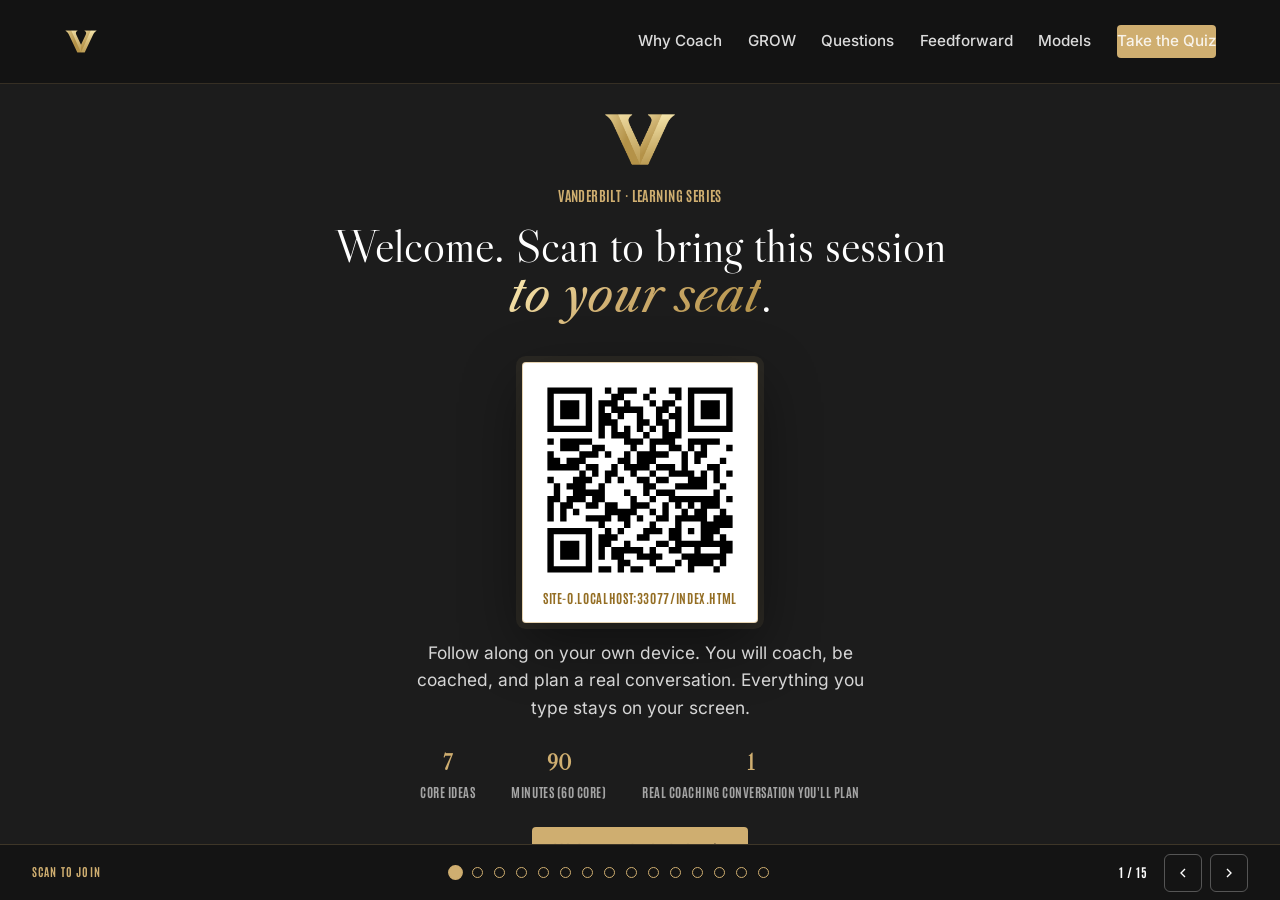
<file: index.html>
<!DOCTYPE html>
<html lang="en">
<head>
<meta charset="UTF-8">
<meta name="viewport" content="width=device-width, initial-scale=1">
<title>Coaching for Performance | Vanderbilt</title>
<meta name="description" content="An interactive classroom experience for managers: the research case for coaching, the GROW model, powerful questions, Feedforward, and a real coaching conversation planned within the week.">
<link rel="canonical" href="https://me5231979.github.io/Coaching-for-Performance/">
<meta property="og:type" content="website">
<meta property="og:title" content="Coaching for Performance | Vanderbilt Learning Series">
<meta property="og:description" content="Grow people, not just tasks: GROW, powerful questions, and Feedforward, practiced live, ending in a real coaching conversation with a date on it.">
<meta property="og:url" content="https://me5231979.github.io/Coaching-for-Performance/">
<meta property="og:image" content="https://me5231979.github.io/Coaching-for-Performance/assets/img/social-card.png">
<meta property="og:image:width" content="1200">
<meta property="og:image:height" content="630">
<meta name="twitter:card" content="summary_large_image">
<meta name="twitter:title" content="Coaching for Performance | Vanderbilt Learning Series">
<meta name="twitter:image" content="https://me5231979.github.io/Coaching-for-Performance/assets/img/social-card.png">
<link rel="icon" href="assets/img/favicon.svg" type="image/svg+xml">
<link rel="alternate icon" href="assets/img/favicon-96.png">
<link rel="apple-touch-icon" href="assets/img/favicon-96.png">

<link rel="preload" href="assets/fonts/libre-caslon-display-latin-400-normal.woff2" as="font" type="font/woff2" crossorigin>
<link rel="preload" href="assets/fonts/inter-latin-400-normal.woff2" as="font" type="font/woff2" crossorigin>

<link rel="stylesheet" href="assets/css/styles.css?v=11">
<style>
  /* skill pills (course-level) */
  .skills { display: flex; flex-wrap: wrap; gap: .5rem; align-items: center; margin-top: 1.5rem; }
  .skills__label { font-family: var(--font-condensed); font-weight: 700; text-transform: uppercase;
    letter-spacing: .08em; font-size: .7rem; color: var(--vu-gold-flat); margin-right: .25rem; }
  .skillpill { display: inline-block; font-family: var(--font-condensed); font-weight: 700;
    text-transform: uppercase; letter-spacing: .06em; font-size: .68rem; line-height: 1.3;
    padding: .3rem .65rem; border-radius: 999px; border: 1px solid rgba(207,174,112,.55);
    color: rgba(255,255,255,.85); }
  .skillpill--core { background: var(--vu-gold-flat); border-color: var(--vu-gold-flat); color: var(--vu-black); }
</style>
</head>
<body>
<a class="skip-link" href="#s-agenda">Skip to content</a>

<!-- reading progress -->
<div class="progress" aria-hidden="true"><div class="progress__bar" id="progressBar"></div></div>

<!-- ===================== NAV ===================== -->
<header class="nav" id="nav">
  <a class="nav__brand" href="#top" aria-label="Vanderbilt University, home">
    <img class="nav__lockup" src="assets/img/vu-lockup-white.png" alt="Vanderbilt University" width="250" height="65">
    <img class="nav__vicon" src="assets/img/vu-v-icon-nav.png" alt="Vanderbilt University" width="34" height="25">
  </a>
  <button class="nav__toggle" aria-label="Toggle menu" aria-expanded="false" aria-controls="navlinks">
    <svg viewBox="0 0 24 24" fill="none" stroke="currentColor" stroke-width="2"><line x1="3" y1="6" x2="21" y2="6"/><line x1="3" y1="12" x2="21" y2="12"/><line x1="3" y1="18" x2="21" y2="18"/></svg>
  </button>
  <nav class="nav__links" id="navlinks" aria-label="Sections">
    <a href="#s-case">Why Coach</a>
    <a href="#s-grow">GROW</a>
    <a href="#s-questions">Questions</a>
    <a href="#s-feedforward">Feedforward</a>
    <a href="#s-models">Models</a>
    <a class="btn" href="#s-recap">Take the Quiz</a>
  </nav>
</header>

<!-- bottom navigation bar -->
<div class="bottombar" role="group" aria-label="Presentation controls">
  <span class="bottombar__title" id="barTitle"></span>
  <div class="dots" id="dots" role="navigation" aria-label="Slide navigation"></div>
  <div class="bottombar__ctrl">
    <span class="bottombar__count" id="deckCount">1 / 15</span>
    <button id="deckPrev" aria-label="Previous slide"><svg viewBox="0 0 24 24" fill="none" stroke="currentColor" stroke-width="2"><polyline points="15 18 9 12 15 6"/></svg></button>
    <button id="deckNext" aria-label="Next slide"><svg viewBox="0 0 24 24" fill="none" stroke="currentColor" stroke-width="2"><polyline points="9 18 15 12 9 6"/></svg></button>
  </div>
</div>
<button class="scrollhint" id="scrollHint" type="button" aria-label="Scroll for more on this screen">Scroll for more <svg viewBox="0 0 24 24" fill="none" stroke="currentColor" stroke-width="2.5" width="12" height="12" aria-hidden="true"><polyline points="6 9 12 15 18 9"/></svg></button>

<main class="deck" id="top">

  <!-- ============ 0 · WELCOME / QR ============ -->
  <section class="slide on-dark welcome" id="s-welcome" data-title="Scan to join">
    <div class="wrap" style="text-align:center">
      <img src="assets/img/vu-v-icon.png" alt="Vanderbilt V" width="72" height="66" style="margin:0 auto 1.75rem;width:clamp(56px,6vw,80px);height:auto" data-reveal>
      <p class="eyebrow" data-reveal>Vanderbilt · Learning Series</p>
      <h1 class="h2" data-reveal style="max-width:22ch;margin-inline:auto">Welcome. Scan to bring this session <em class="gold-text">to your seat</em>.</h1>
      <div class="qr-card" id="qrCard" data-reveal>
        <div class="qr-card__code" id="qrBox" role="img" aria-label="QR code linking to this experience"></div>
        <p class="qr-card__url" id="qrUrl"></p>
      </div>
      <p class="lead" data-reveal style="margin:1.5rem auto 0;max-width:44ch">Follow along on your own device. You will coach, be coached, and plan a real conversation. Everything you type stays on your screen.</p>
      <div class="hero__meta" data-reveal style="justify-content:center">
        <div><b>7</b> Core ideas</div>
        <div><b>90</b> Minutes (60 core)</div>
        <div><b>1</b> Real coaching conversation you'll plan</div>
      </div>
      <div class="hero__cta" data-reveal style="justify-content:center">
        <a class="btn" href="#s-hero">We're ready, let's begin</a>
      </div>
    </div>
  </section>

  <!-- ============ 1 · HERO ============ -->
  <section class="slide on-dark hero" id="s-hero" data-title="Objectives">
    <video class="hero__video" id="heroVideo" autoplay muted playsinline preload="auto" aria-hidden="true"
      data-playlist='["https://d8j0ntlcm91z4.cloudfront.net/user_3CCurpI0FW75YAnAl4Hbz3vPdBv/hf_20260716_021301_52afe7ef-97cf-46bc-aeac-9c303a2e1c16.mp4","https://d8j0ntlcm91z4.cloudfront.net/user_3CCurpI0FW75YAnAl4Hbz3vPdBv/hf_20260716_021302_77b2b78e-fb13-4daf-8e74-3ee34649bec7.mp4","https://d8j0ntlcm91z4.cloudfront.net/user_3CCurpI0FW75YAnAl4Hbz3vPdBv/hf_20260716_021304_13f62d6f-08c9-4678-a6a1-25805e6edd2a.mp4"]'></video>
    <canvas class="hero__canvas" aria-hidden="true"></canvas>
    <div class="hero__scrim" aria-hidden="true"></div>
    <div class="wrap">
      <p class="eyebrow" data-reveal>Coaching for Performance · Vanderbilt · Manager Voyage</p>
      <h1 class="h-hero" data-reveal>The best managers don't tell.<br><em class="gold-text">They ask.</em></h1>
      <p class="lead" data-reveal style="margin-top:1.5rem">You were promoted for having answers. Google's biggest study of its own managers found the number one behavior of the very best is something else entirely: they coach. This session rewires the default.</p>
      <div class="objectives" data-reveal>
        <p class="objectives__label">By the end of this session, you will be able to</p>
        <ol class="objectives__list">
          <li>Explain why coaching, not directing, is the top predictor of great management, and spot your own telling default</li>
          <li>Structure a full coaching conversation with the GROW model, from goal to committed action</li>
          <li>Convert closed, leading, and advice-loaded lines into open, powerful questions</li>
          <li>Give and receive future-focused Feedforward suggestions without judgment or defense</li>
          <li>Choose your coaching model and commit to one real coaching conversation this week, opening question written</li>
        </ol>
      </div>
      <div class="skills" data-reveal aria-label="Skills this course builds">
        <span class="skills__label">Skills you'll build</span>
        <span class="skillpill skillpill--core">Grows self and others</span>
        <span class="skillpill skillpill--core">Leads and inspires teams</span>
        <span class="skillpill">Coaching Techniques</span>
        <span class="skillpill">Leadership Development</span>
        <span class="skillpill">Employee Engagement</span>
      </div>
      <div class="hero__cta" data-reveal>
        <a class="btn" href="#s-case">Begin the session</a>
        <a class="btn btn--ghost" href="#s-recap">Jump to the quiz</a>
      </div>
    </div>
  </section>

  <!-- ============ 2 · AGENDA ============ -->
  <section class="slide on-cream" id="s-agenda" data-title="The plan">
    <div class="wrap">
      <p class="eyebrow" data-reveal>What we'll cover</p>
      <h2 class="h2" data-reveal>Seven ideas, in <em>order</em>.</h2>
      <ol class="agenda">
        <li data-reveal><span class="num">01</span><div><h3>The case for coaching</h3><p>Google studied ten thousand of its managers. One behavior topped the list.</p></div></li>
        <li data-reveal><span class="num">02</span><div><h3>Your telling default</h3><p>Why smart managers over-direct, and how to catch yourself doing it.</p></div></li>
        <li data-reveal><span class="num">03</span><div><h3>The GROW conversation</h3><p>Goal, Reality, Options, Will. You'll run one, live, against a virtual coachee.</p></div></li>
        <li data-reveal><span class="num">04</span><div><h3>Powerful questions</h3><p>Converting advice into inquiry, and the six seconds of silence that do the work.</p></div></li>
        <li data-reveal><span class="num">05</span><div><h3>Feedforward</h3><p>Goldsmith's future-only development exchange. No past, no defensiveness.</p></div></li>
        <li data-reveal><span class="num">06</span><div><h3>Choose your model</h3><p>GROW, CLEAR, or OSKAR. Pick the structure that fits how you actually talk.</p></div></li>
        <li data-reveal><span class="num">07</span><div><h3>When NOT to coach</h3><p>Directing has its place. Knowing when is the difference between a coach and a cliché.</p></div></li>
      </ol>
    </div>
  </section>

  <!-- ============ 3 · 01 THE CASE FOR COACHING ============ -->
  <section class="slide on-light" id="s-case" data-count data-title="Why coach">
    <div class="wrap">
      <p class="eyebrow" data-reveal>Section 01 · The Case</p>
      <h2 class="h2" data-reveal>Google measured it.<br>Coaching came <em>first</em>.</h2>
      <div class="split">
        <div data-reveal>
          <p class="lead">Project Oxygen, Google's decade-long study of its own managers, ranked the behaviors of the highest-rated ones. Number one wasn't technical skill or decisiveness. It was <b>"is a good coach."</b> McKinsey describes the same shift: from <em>controller</em>, who has the answers, to <em>coach</em>, who operates with a mindset of discovery.</p>
          <p class="measure muted" style="margin-top:1rem">Start with an honest mirror. Think of your last five one-on-ones and drag the slider: in how many did THEY do the discovering, rather than you doing the telling?</p>
        </div>
        <div class="temp card" id="ratio" data-reveal>
          <p class="tag" id="ratioVal">2 of 5 were coaching</p>
          <p class="temp__readout" id="ratioReadout"></p>
          <input class="slider" type="range" id="ratioSlider" min="0" max="5" value="2" step="1" aria-label="How many of your last five one-on-ones were coaching conversations">
          <div class="slider-scale"><span>I told</span><span>Mixed</span><span>They discovered</span></div>
          <p class="why" style="font-size:.85rem;margin-top:.75rem">Private. Remember your number; you'll be asked for it again in 30 days.</p>
        </div>
      </div>

      <div class="yt" data-reveal data-embed="https://www.youtube-nocookie.com/embed/_CJDlB7S7p0" data-yttitle="Project Oxygen: Google's guide to being a better manager">
        <button class="yt__load" type="button">
          <span class="yt__play" aria-hidden="true">▶</span>
          <span class="yt__title">Watch: Project Oxygen in 6 minutes</span>
          <span class="yt__src">Google's manager research · Loads YouTube on click</span>
        </button>
        <p class="yt__alt">Prefer a new tab? <a href="https://www.youtube.com/watch?v=_CJDlB7S7p0" target="_blank" rel="noopener">Open on YouTube</a>.</p>
        <p class="why" style="margin:.35rem 0 0"><b>Why this video:</b> the whole research case in the time it takes to refill your coffee. Coaching is finding number one.</p>
      </div>

      <div class="quiz" data-quiz data-reveal style="margin-top:2.5rem">
        <p class="quiz__q">Quick check: What did Google's Project Oxygen find at the top of its list of great-manager behaviors?</p>
        <div class="quiz__options">
          <button class="opt" data-correct="1" data-why="Ahead of technical expertise, ahead of decisiveness: the best managers coach. They ask, listen, and grow people instead of just directing work."><span class="mark">A</span><span>"Is a good coach"</span></button>
          <button class="opt" data-correct="0" data-why="Technical skill mattered, but it ranked near the bottom of the list, not the top. The relational behaviors won."><span class="mark">B</span><span>"Has deep technical expertise"</span></button>
          <button class="opt" data-correct="0" data-why="Speed shows up nowhere near the top. The data pointed at growing people, not processing decisions faster."><span class="mark">C</span><span>"Makes decisions quickly"</span></button>
        </div>
        <p class="quiz__feedback" aria-live="polite"></p>
      </div>

      <details class="deeper" data-reveal>
        <summary><svg class="chev" viewBox="0 0 24 24" fill="none" stroke="currentColor" stroke-width="2.5" aria-hidden="true"><polyline points="9 18 15 12 9 6"/></svg> Go deeper</summary>
        <div class="deeper__body">
          <div><h4>In practice</h4><p>Surgeon Atul Gawande, at the top of his field, hired a coach to watch him operate, and his complication rates dropped. His argument in <a href="https://www.ted.com/talks/atul_gawande_want_to_get_great_at_something_get_a_coach" target="_blank" rel="noopener" style="text-decoration:underline">"Want to get great at something? Get a coach"</a> (TED, 17 min) is the session in one line: it's not how good you are, it's how good you're going to get. That applies to the people who report to you, and it applies to you.</p></div>
          <div class="deeper__ask"><h4><span class="mode">As a group</span> · 4 min</h4>
          <p class="why"><b>Why this matters:</b> Connecting the research to a manager you actually had makes it yours instead of Google's.</p>
          <ol class="steps">
            <li>Think of the best manager you ever had. In pairs: what did they DO in conversations that others didn't?</li>
            <li>Sort the room's answers as they're called out: how many are coaching behaviors (asked, listened, believed in you) versus directing ones?</li>
            <li>Notice the ratio. The room almost always rediscovers Project Oxygen from its own experience.</li>
          </ol>
          <p class="why" style="margin-top:.6rem"><b>Flying solo?</b> Write two things your best-ever manager did in conversation with you. Check them against the coaching behaviors on this slide.</p></div>
        </div>
      </details>
    </div>
  </section>

  <!-- ============ 4 · MANIFESTO ============ -->
  <section class="slide on-cream manifesto" id="s-belief" data-title="One idea">
    <div class="wrap">
      <p class="eyebrow" data-reveal>The core idea</p>
      <p>A manager's answer solves today. A manager's question builds tomorrow.</p>
    </div>
  </section>

  <!-- ============ 5 · 02 YOUR TELLING DEFAULT ============ -->
  <section class="slide on-dark" id="s-default" data-count data-title="Telling default">
    <div class="wrap">
      <p class="eyebrow" data-reveal>Section 02 · The Default</p>
      <h2 class="h2" data-reveal>You were promoted for <em>answers</em>.</h2>
      <p class="lead" data-reveal>That's the trap. Excellent doers become managers, and under pressure they do what made them excellent: solve it themselves, fast. Daniel Goleman's research names the styles; the coaching style, developing people for the future, is the one great managers reach for most and stressed managers reach for least.</p>

      <div class="grid grid-3" style="margin-top:2.5rem">
        <div class="card" data-reveal>
          <span class="tag">Directing</span>
          <h3>"Do it this way."</h3>
          <p class="muted">You hand over the answer. Fast, and right for a crisis. As a habit, it teaches your team to bring you every problem, forever.</p>
        </div>
        <div class="card" data-reveal>
          <span class="tag">Pacesetting</span>
          <h3>"Watch me do it."</h3>
          <p class="muted">You take it back and do it yourself, brilliantly. The work ships, the person shrinks, and your calendar becomes the bottleneck.</p>
        </div>
        <div class="card" data-reveal style="border-color:rgba(207,174,112,.5)">
          <span class="tag">Coaching</span>
          <h3>"What do you think?"</h3>
          <p class="muted">You ask, they discover, they own it. Slower today. Compounding forever. This is the style Project Oxygen found on top.</p>
        </div>
      </div>

      <div class="quiz" id="styleSpot" data-reveal style="margin-top:2.5rem">
        <p class="eyebrow" style="margin-bottom:.5rem">Play · Catch the style</p>
        <p class="why" style="margin-top:0"><b>Why this matters:</b> you can't change a default you can't hear. Five manager lines; name what each one is really doing.</p>
        <p class="quiz__progress" id="styleProgress"></p>
        <p class="quiz__q" id="styleQ" style="margin-top:.4rem"></p>
        <div class="quiz__options" id="styleOptions" role="group" aria-label="Style choices"></div>
        <p class="quiz__feedback" id="styleFeedback" aria-live="polite"></p>
        <div class="quiz__nav">
          <button class="btn" id="styleNext" style="visibility:hidden">Next line</button>
        </div>
        <div id="styleResult" hidden aria-live="polite"></div>
      </div>

      <details class="deeper" data-reveal>
        <summary><svg class="chev" viewBox="0 0 24 24" fill="none" stroke="currentColor" stroke-width="2.5" aria-hidden="true"><polyline points="9 18 15 12 9 6"/></svg> Go deeper</summary>
        <div class="deeper__body">
          <div><h4>In practice</h4><p>McKinsey calls the shift "from controller to coach": from the leader who provides certainty to the one who leads with discovery. The tell that you're in controller mode is physical: you're talking more than they are, and you feel the itch to interrupt with the answer. The fix costs one breath: swallow the answer, and ask "what have you tried?" For the full styles model, watch <a href="https://www.youtube.com/watch?v=zCMY82sVmW4" target="_blank" rel="noopener" style="color:var(--vu-gold-flat);text-decoration:underline">Goleman on the coaching style</a> (13 min) this week.</p></div>
          <div class="deeper__ask"><h4><span class="mode">On your own</span> · 3 min</h4>
          <p class="why"><b>Why this matters:</b> The moment you name here becomes your practice case for the rest of the session, and your real conversation in the capstone.</p>
          <ol class="steps">
            <li>Write down one recent moment you solved a problem FOR someone instead of coaching them through it.</li>
            <li>Note what it cost: their learning, your time next time, or both.</li>
            <li>Write who it was (role, not name). Keep the note in reach; every exercise from here uses it.</li>
          </ol></div>
        </div>
      </details>
    </div>
  </section>

  <!-- ============ 6 · 03 GROW ============ -->
  <section class="slide on-light" id="s-grow" data-count data-title="The GROW conversation">
    <div class="wrap">
      <p class="eyebrow" data-reveal>Section 03 · The Model</p>
      <h2 class="h2" data-reveal>Four letters run the <em>conversation</em>.</h2>
      <p class="lead" data-reveal>GROW is the most widely used coaching structure in the world, and the one Google teaches its own managers. Four stages, each powered by questions, ending in commitment.</p>

      <div class="grid grid-3" style="margin-top:2.5rem;grid-template-columns:repeat(auto-fit,minmax(200px,1fr))">
        <div class="card" data-reveal>
          <span class="tag">G · Goal</span>
          <h3>Where to?</h3>
          <p class="muted">"What would make this conversation useful?" Their goal, in their words, before anything else.</p>
        </div>
        <div class="card" data-reveal>
          <span class="tag">R · Reality</span>
          <h3>Where now?</h3>
          <p class="muted">"What's actually happening? What have you tried?" Facts before options; no diagnosis from you.</p>
        </div>
        <div class="card" data-reveal>
          <span class="tag">O · Options</span>
          <h3>What could you do?</h3>
          <p class="muted">"What else?" asked three times. The fourth option is usually better than the first.</p>
        </div>
        <div class="card" data-reveal>
          <span class="tag">W · Will</span>
          <h3>What will you do?</h3>
          <p class="muted">"What, by when, how committed, 1 to 10?" Anything under 8 means the plan isn't theirs yet.</p>
        </div>
      </div>

      <div class="yt" data-reveal data-embed="https://www.youtube-nocookie.com/embed/eIG4ZSqm2S0" data-yttitle="The GROW model with coaching questions">
        <button class="yt__load" type="button">
          <span class="yt__play" aria-hidden="true">▶</span>
          <span class="yt__title">Watch: GROW with real coaching questions (7 min)</span>
          <span class="yt__src">GROW model walkthrough · Loads YouTube on click</span>
        </button>
        <p class="yt__alt">Prefer a new tab? <a href="https://www.youtube.com/watch?v=eIG4ZSqm2S0" target="_blank" rel="noopener">Open on YouTube</a>.</p>
        <p class="why" style="margin:.35rem 0 0"><b>Why this video:</b> hear the questions asked with a real voice before you choose your own below.</p>
      </div>

      <div class="quiz" id="growSim" data-reveal style="margin-top:2.5rem">
        <p class="eyebrow" style="margin-bottom:.5rem">Play · Coach Jordan</p>
        <p class="why" style="margin-top:0"><b>Why this matters:</b> the fastest way to learn coaching is to feel a conversation open up, or shut down, based on what you say. Jordan, a capable analyst on your team, just said they're overwhelmed. Coach them through one full GROW conversation.</p>
        <p class="quiz__progress" id="growStage"></p>
        <div class="growsim__coachee" id="growCoachee" aria-live="polite"></div>
        <div class="quiz__options" id="growOptions" role="group" aria-label="What do you say next?"></div>
        <p class="quiz__feedback" id="growFeedback" aria-live="polite"></p>
        <div class="quiz__nav">
          <button class="btn btn--dark" id="growNext" style="visibility:hidden">Continue the conversation</button>
        </div>
        <div id="growResult" hidden aria-live="polite"></div>
      </div>

      <details class="deeper" data-reveal>
        <summary><svg class="chev" viewBox="0 0 24 24" fill="none" stroke="currentColor" stroke-width="2.5" aria-hidden="true"><polyline points="9 18 15 12 9 6"/></svg> Go deeper</summary>
        <div class="deeper__body">
          <div><h4>The question bank, yours to keep</h4><p><b>Goal:</b> "What would you like to focus on?" · "What does success look like?" <b>Reality:</b> "What's happening right now?" · "What have you already tried?" · "Where are things, 1 to 10?" <b>Options:</b> "What could you do?" · "What else?" (three times) · "What would you try if nothing stood in the way?" <b>Will:</b> "What will you do, by when?" · "What might get in the way?" · "How committed are you, 1 to 10?"</p></div>
          <div class="deeper__ask"><h4><span class="mode">As a group</span> · 8 min</h4>
          <p class="why"><b>Why this matters:</b> coaching a real human, with the no-advice rule on, is the rep that changes behavior. The simulator warmed you up; this is the workout.</p>
          <ol class="steps">
            <li>Pair up. Coachee: name a real, low-stakes work challenge. Coach: run GROW using ONLY questions from the bank above.</li>
            <li>The one rule: the coach may not give advice or share what they would do. Questions only.</li>
            <li>Four minutes, then the coachee gives one line: "you coached me" or "you managed me," and why.</li>
            <li>Swap roles if time allows.</li>
          </ol>
          <p class="why" style="margin-top:.6rem"><b>Flying solo?</b> Self-coach in writing: answer the bank's questions about your own current challenge, one stage at a time. GROW works on paper too.</p></div>
        </div>
      </details>
    </div>
  </section>

  <!-- ============ 7 · 04 POWERFUL QUESTIONS ============ -->
  <section class="slide on-dark" id="s-questions" data-count data-title="Powerful questions">
    <div class="wrap">
      <p class="eyebrow" data-reveal>Section 04 · The Craft</p>
      <h2 class="h2" data-reveal>Advice wearing a <em>question mark</em>.</h2>
      <p class="lead" data-reveal>"Have you tried delegating more?" isn't a question; it's your answer with punctuation. The International Coaching Federation calls the real thing a powerful question: open, curious, and aimed at their thinking, not your solution. Most manager questions fail the test.</p>

      <div class="quiz" id="qConvert" data-reveal style="margin-top:2.5rem">
        <p class="eyebrow" style="margin-bottom:.5rem">Play · The converter</p>
        <p class="why" style="margin-top:0"><b>Why this matters:</b> hearing the difference between advice-in-disguise and real inquiry is the core coaching skill. Five manager lines; pick the rewrite that actually opens thinking.</p>
        <p class="quiz__progress" id="qcProgress"></p>
        <p class="quiz__q" id="qcQ" style="margin-top:.4rem"></p>
        <div class="quiz__options" id="qcOptions" role="group" aria-label="Rewrite choices"></div>
        <p class="quiz__feedback" id="qcFeedback" aria-live="polite"></p>
        <div class="quiz__nav">
          <button class="btn" id="qcNext" style="visibility:hidden">Next line</button>
        </div>
        <div id="qcResult" hidden aria-live="polite"></div>
      </div>

      <div class="card" data-reveal style="margin-top:2rem;border-color:rgba(236,183,72,.4)">
        <span class="tag">The six-second rule</span>
        <p style="margin:.5rem 0 0;color:rgba(255,255,255,.85)">A powerful question deserves silence to work in. Ask it, then count six seconds in your head before you say anything else. The discomfort you feel is them thinking. Whoever breaks the silence first buys the problem.</p>
      </div>

      <details class="deeper" data-reveal>
        <summary><svg class="chev" viewBox="0 0 24 24" fill="none" stroke="currentColor" stroke-width="2.5" aria-hidden="true"><polyline points="9 18 15 12 9 6"/></svg> Go deeper</summary>
        <div class="deeper__body">
          <div><h4>In practice</h4><p>Three tests for a powerful question, from the ICF's core competencies. <b>Open:</b> it can't be answered yes or no. <b>Clean:</b> it doesn't smuggle your answer in ("don't you think…", "have you tried…"). <b>Theirs:</b> it aims at their thinking, not your curiosity, so "what matters most to you here?" beats "what did your director say exactly?" And the most reliably powerful question in coaching is also the shortest: "What else?"</p></div>
          <div class="deeper__ask"><h4><span class="mode">As a group</span> · 5 min</h4>
          <p class="why"><b>Why this matters:</b> converting your OWN advice into questions, out loud, is where the skill transfers from the slide to your mouth.</p>
          <ol class="steps">
            <li>Solo, one minute: write the advice you most recently gave someone on your team, word for word.</li>
            <li>Convert it into one open, clean question using the three tests above.</li>
            <li>Pairs: read your before and after aloud. Partner verdict: does the rewrite pass all three tests?</li>
            <li>Two or three best conversions get read to the room.</li>
          </ol>
          <p class="why" style="margin-top:.6rem"><b>Flying solo?</b> Do steps 1 and 2, then test your rewrite: could it be answered yes/no? Does it contain your answer? Aim it again if so.</p></div>
        </div>
      </details>
    </div>
  </section>

  <!-- ============ 8 · 05 FEEDFORWARD ============ -->
  <section class="slide on-cream" id="s-feedforward" data-count data-title="Feedforward">
    <div class="wrap">
      <p class="eyebrow" data-reveal>Section 05 · Feedforward</p>
      <h2 class="h2" data-reveal>Skip the past. Coach the <em>future</em>.</h2>
      <p class="lead" data-reveal>Marshall Goldsmith's Feedforward flips development input on its head: instead of feedback about what went wrong, you ask for suggestions about what could go right next time. People can't change the past, so conversations about it breed defense. The future is all options.</p>

      <div class="grid grid-3" style="margin-top:2rem">
        <div class="card" data-reveal>
          <span class="tag">Rule 1</span>
          <h3>Name the behavior</h3>
          <p class="muted">"I want to get better at running meetings." One behavior, stated by the person who wants to change it.</p>
        </div>
        <div class="card" data-reveal>
          <span class="tag">Rule 2</span>
          <h3>Future only</h3>
          <p class="muted">Suggestions must be about next time. Any sentence starting with "well, last week you…" is against the rules.</p>
        </div>
        <div class="card" data-reveal>
          <span class="tag">Rule 3</span>
          <h3>Only "thank you"</h3>
          <p class="muted">The receiver may not explain, defend, or even agree. Two words. That's what makes it safe to be honest.</p>
        </div>
      </div>

      <div class="yt" data-reveal data-embed="https://www.youtube-nocookie.com/embed/tFX74GIxca4" data-yttitle="Marshall Goldsmith demonstrates Feedforward">
        <button class="yt__load" type="button">
          <span class="yt__play" aria-hidden="true">▶</span>
          <span class="yt__title">Watch: Goldsmith runs Feedforward live (4 min)</span>
          <span class="yt__src">Marshall Goldsmith · Loads YouTube on click</span>
        </button>
        <p class="yt__alt">Prefer a new tab? <a href="https://www.youtube.com/watch?v=tFX74GIxca4" target="_blank" rel="noopener">Open on YouTube</a>.</p>
        <p class="why" style="margin:.35rem 0 0"><b>Why this video:</b> watch the inventor run the exercise you're about to do, in less time than the exercise takes.</p>
      </div>

      <div class="quiz" id="ffSort" data-reveal style="margin-top:2.5rem">
        <p class="eyebrow" style="margin-bottom:.5rem">Play · Past, future, or advice?</p>
        <p class="why" style="margin-top:0"><b>Why this matters:</b> feedforward fails the moment the past sneaks back in. Train your ear on five real-sounding lines.</p>
        <p class="quiz__progress" id="ffProgress"></p>
        <p class="quiz__q" id="ffQ" style="margin-top:.4rem"></p>
        <div class="quiz__options" id="ffOptions" role="group" aria-label="Classification choices"></div>
        <p class="quiz__feedback" id="ffFeedback" aria-live="polite"></p>
        <div class="quiz__nav">
          <button class="btn btn--dark" id="ffNext" style="visibility:hidden">Next line</button>
        </div>
        <div id="ffResult" hidden aria-live="polite"></div>
      </div>

      <details class="deeper" data-reveal>
        <summary><svg class="chev" viewBox="0 0 24 24" fill="none" stroke="currentColor" stroke-width="2.5" aria-hidden="true"><polyline points="9 18 15 12 9 6"/></svg> Go deeper</summary>
        <div class="deeper__body">
          <div><h4>In practice</h4><p>Goldsmith runs this with rooms of executives and the energy is always the same: fast, generous, and oddly fun, because nobody is being judged. The receiver ends up with four to six concrete ideas in ten minutes, more usable input than most annual reviews deliver. It also works one-on-one: "I'm working on interrupting less. Two ideas for next week?" is a complete feedforward request.</p></div>
          <div class="deeper__ask"><h4><span class="mode">As a group</span> · 10 min</h4>
          <p class="why"><b>Why this matters:</b> this is the highest-energy exercise in the session and the one people take back to their teams verbatim. Run it by the rules and it sells itself.</p>
          <ol class="steps">
            <li>Form triads. Each person writes one behavior they genuinely want to improve.</li>
            <li>Round one: person A states their behavior; B and C each give two future-focused suggestions; A says only "thank you."</li>
            <li>Rotate until everyone has received. Enforce the rules kindly: no past, no defense.</li>
            <li>Debrief one question: how did it feel to receive suggestions with no right of reply?</li>
          </ol>
          <p class="why" style="margin-top:.6rem"><b>Flying solo?</b> Send the one-line request above to two colleagues today: your behavior, two ideas for next week. Reply "thank you," nothing else.</p></div>
        </div>
      </details>
    </div>
  </section>

  <!-- ============ 9 · 06 CHOOSE YOUR MODEL ============ -->
  <section class="slide on-dark" id="s-models" data-count data-title="Choose your model">
    <div class="wrap">
      <p class="eyebrow" data-reveal>Section 06 · Your Structure</p>
      <h2 class="h2" data-reveal>One size fits <em>most</em>.</h2>
      <p class="lead" data-reveal>GROW is the default for a reason, but it isn't the only structure. Two respected alternatives cover the situations GROW handles less well. The best model is the one you'll actually use.</p>

      <div class="grid grid-3" style="margin-top:2.5rem">
        <div class="card" data-reveal style="border-color:rgba(207,174,112,.5)">
          <span class="tag">GROW</span>
          <h3>The all-rounder</h3>
          <p class="muted">Goal, Reality, Options, Will. Best for everyday coaching conversations. Watch for: rushing Options; "what else?" is the whole trick.</p>
        </div>
        <div class="card" data-reveal>
          <span class="tag">CLEAR</span>
          <h3>The relationship</h3>
          <p class="muted">Contract, Listen, Explore, Action, Review. Adds an explicit up-front agreement and a review loop. Best for ongoing coaching relationships.</p>
        </div>
        <div class="card" data-reveal>
          <span class="tag">OSKAR</span>
          <h3>The un-stucker</h3>
          <p class="muted">Outcome, Scaling, Know-how, Affirm &amp; Action, Review. Solution-focused: "you're at a 4; what's already working?" Best for coachees stuck in problem-analysis.</p>
        </div>
      </div>

      <div class="quiz" id="modelMatch" data-reveal style="margin-top:2.5rem">
        <p class="eyebrow" style="margin-bottom:.5rem">Play · Match the model</p>
        <p class="why" style="margin-top:0"><b>Why this matters:</b> choosing a structure on purpose, instead of defaulting, is what turns a model from trivia into a tool. Four coachees; pick the best-fit model for each.</p>
        <p class="quiz__progress" id="mmProgress"></p>
        <p class="quiz__q" id="mmQ" style="margin-top:.4rem"></p>
        <div class="quiz__options" id="mmOptions" role="group" aria-label="Model choices"></div>
        <p class="quiz__feedback" id="mmFeedback" aria-live="polite"></p>
        <div class="quiz__nav">
          <button class="btn" id="mmNext" style="visibility:hidden">Next coachee</button>
        </div>
        <div id="mmResult" hidden aria-live="polite"></div>
      </div>

      <details class="deeper" data-reveal>
        <summary><svg class="chev" viewBox="0 0 24 24" fill="none" stroke="currentColor" stroke-width="2.5" aria-hidden="true"><polyline points="9 18 15 12 9 6"/></svg> Go deeper</summary>
        <div class="deeper__body">
          <div><h4>In practice</h4><p>Don't overthink the choice. GROW for most conversations; CLEAR when the relationship needs an explicit contract ("what do you want from me in these sessions?"); OSKAR when someone has analyzed the problem to death and needs to look at what's already working. The models share one spine: their goal, their reality, their plan. Short explainers if you want them: <a href="https://www.youtube.com/watch?v=T-g58OQf7uw" target="_blank" rel="noopener" style="color:var(--vu-gold-flat);text-decoration:underline">Peter Hawkins on CLEAR</a> (4 min) and <a href="https://www.youtube.com/watch?v=RPVhm3Eg2qI" target="_blank" rel="noopener" style="color:var(--vu-gold-flat);text-decoration:underline">an OSKAR walkthrough</a> (5 min).</p></div>
          <div class="deeper__ask"><h4><span class="mode">As a group</span> · 3 min</h4>
          <p class="why"><b>Why this matters:</b> saying your choice out loud, with a reason, is a rehearsal for the capstone plan in ten minutes.</p>
          <ol class="steps">
            <li>In pairs: which model fits how you naturally talk, and why?</li>
            <li>Name one person on your team, role only, for whom a DIFFERENT model would work better.</li>
          </ol>
          <p class="why" style="margin-top:.6rem"><b>Flying solo?</b> Answer both questions in your notes. Your capstone will ask for the choice in writing.</p></div>
        </div>
      </details>
    </div>
  </section>

  <!-- ============ 10 · 07 WHEN NOT TO COACH ============ -->
  <section class="slide on-light" id="s-when" data-count data-title="When not to coach">
    <div class="wrap">
      <p class="eyebrow" data-reveal>Section 07 · Judgment</p>
      <h2 class="h2" data-reveal>Sometimes, just <em>tell them</em>.</h2>
      <p class="lead" data-reveal>Coaching is a tool, not a religion. Harvard's leadership research calls the skill situational coaching: knowing when to ask and when to direct. A manager who coaches during a fire alarm is as broken as one who directs everything.</p>

      <div class="cols2" style="margin-top:2rem">
        <div data-reveal>
          <p class="tag">Direct when</p>
          <ul class="listcheck can">
            <li><svg class="ic" viewBox="0 0 24 24" fill="none" stroke="currentColor" stroke-width="2.5"><polyline points="20 6 9 17 4 12"/></svg>There's a genuine emergency or a hard deadline in hours</li>
            <li><svg class="ic" viewBox="0 0 24 24" fill="none" stroke="currentColor" stroke-width="2.5"><polyline points="20 6 9 17 4 12"/></svg>Safety, policy, or compliance leaves no discretion</li>
            <li><svg class="ic" viewBox="0 0 24 24" fill="none" stroke="currentColor" stroke-width="2.5"><polyline points="20 6 9 17 4 12"/></svg>The person is brand new and needs instruction, not exploration</li>
            <li><svg class="ic" viewBox="0 0 24 24" fill="none" stroke="currentColor" stroke-width="2.5"><polyline points="20 6 9 17 4 12"/></svg>They've asked for a decision you genuinely own</li>
          </ul>
        </div>
        <div data-reveal>
          <p class="tag" style="background:#CFAE70;color:#1c1c1c">Coach when</p>
          <ul class="listcheck can">
            <li><svg class="ic" viewBox="0 0 24 24" fill="none" stroke="currentColor" stroke-width="2.5"><polyline points="20 6 9 17 4 12"/></svg>They're capable of solving it and would grow from doing so</li>
            <li><svg class="ic" viewBox="0 0 24 24" fill="none" stroke="currentColor" stroke-width="2.5"><polyline points="20 6 9 17 4 12"/></svg>The same problem keeps coming back to your desk</li>
            <li><svg class="ic" viewBox="0 0 24 24" fill="none" stroke="currentColor" stroke-width="2.5"><polyline points="20 6 9 17 4 12"/></svg>There's more than one right answer</li>
            <li><svg class="ic" viewBox="0 0 24 24" fill="none" stroke="currentColor" stroke-width="2.5"><polyline points="20 6 9 17 4 12"/></svg>It's a development conversation, not a status update</li>
          </ul>
        </div>
      </div>

      <div class="quiz" data-quiz data-reveal style="margin-top:2.5rem">
        <p class="quiz__q">Quick check: A new hire, day three, asks how to submit a payroll correction before today's cutoff. You…</p>
        <div class="quiz__options">
          <button class="opt" data-correct="1" data-why="New person, hard deadline, one right answer: this is a directing moment. Show them, and coach them on something with real option-space next month."><span class="mark">A</span><span>Tell them exactly how, step by step</span></button>
          <button class="opt" data-correct="0" data-why="There is one correct process and a cutoff today. 'What have you tried?' here isn't coaching; it's hazing."><span class="mark">B</span><span>Ask "what options have you considered?"</span></button>
          <button class="opt" data-correct="0" data-why="Scaling questions are for stuck coachees with real choices, not for a compliance task with a deadline."><span class="mark">C</span><span>Ask them to rate their confidence 1 to 10</span></button>
        </div>
        <p class="quiz__feedback" aria-live="polite"></p>
      </div>

      <details class="deeper" data-reveal>
        <summary><svg class="chev" viewBox="0 0 24 24" fill="none" stroke="currentColor" stroke-width="2.5" aria-hidden="true"><polyline points="9 18 15 12 9 6"/></svg> Go deeper</summary>
        <div class="deeper__body">
          <div><h4>In practice</h4><p>The working heuristic: <b>match the mode to the moment, then default to coaching.</b> Most managers have the ratio backwards, directing most of the time and coaching only when there's spare time, which is never. The research argument for flipping the ratio is Ibarra and Scoular's <a href="https://hbr.org/2019/11/the-leader-as-coach" target="_blank" rel="noopener" style="text-decoration:underline">"The Leader as Coach"</a> (HBR); their situational grid is worth the read this week.</p></div>
          <div class="deeper__ask"><h4><span class="mode">On your own</span> · 3 min</h4>
          <p class="why"><b>Why this matters:</b> your telling moment from Section 02 gets its verdict here, with the framework instead of guilt.</p>
          <ol class="steps">
            <li>Take the moment you wrote in Section 02, where you solved it for them.</li>
            <li>Run it against the two lists above: was it honestly a directing moment, or a coaching moment you directed?</li>
            <li>If it was a coaching moment, write the opening question you WISH you'd asked. You'll want it for the capstone.</li>
          </ol></div>
        </div>
      </details>
    </div>
  </section>

  <!-- ============ 11 · RECAP QUIZ ============ -->
  <section class="slide on-cream" id="s-recap" data-title="Recap quiz">
    <div class="wrap">
      <p class="eyebrow" data-reveal>Check your understanding</p>
      <h2 class="h2" data-reveal style="margin-bottom:2rem">The <em>recap</em>.</h2>
      <div class="quiz" id="recap" data-reveal>
        <div id="recapPanel">
          <p class="quiz__progress" id="recapProgress"></p>
          <p class="quiz__q" id="recapQ" style="margin-top:.5rem"></p>
          <div class="quiz__options" id="recapOptions" role="group" aria-label="Answer choices"></div>
          <p class="quiz__feedback" id="recapFeedback" aria-live="polite"></p>
          <div class="quiz__nav">
            <button class="btn btn--dark" id="recapNext" style="visibility:hidden">Next question</button>
          </div>
        </div>
        <div id="recapResult" hidden aria-live="polite"></div>
      </div>
    </div>
  </section>

  <!-- ============ 12 · MY COACHING PLAN (capstone) ============ -->
  <section class="slide on-dark" id="s-plan" data-title="My coaching plan">
    <div class="wrap">
      <p class="eyebrow" data-reveal>Capstone · My coaching plan</p>
      <h2 class="h2" data-reveal>Now coach a <em>real one</em>.</h2>
      <p class="lead" data-reveal>You've named your telling default, run a GROW conversation, converted your advice into questions, and chosen a model. Point all of it at one real person on your team, this week.</p>
      <p class="why" data-reveal><b>Why this matters:</b> a coaching conversation with a written opening question and a date happens. Nothing you type here is saved or sent anywhere; it lives only on your screen.</p>

      <div class="plan" id="coachPlan" data-reveal>
        <div class="plan__form">
          <div class="plan__field">
            <label for="planWho"><b>1 · The conversation.</b> Who will you coach (role, not name), and about what?</label>
            <input type="text" id="planWho" maxlength="140" placeholder="e.g. a senior analyst, about growing into the team-lead role" autocomplete="off">
          </div>
          <div class="plan__field">
            <span class="plan__label"><b>2 · Your model.</b> Pick the structure you'll follow.</span>
            <div class="plan__chips" id="planModel" role="group" aria-label="Coaching model">
              <button class="opt" data-model="grow"><span>GROW, the all-rounder</span></button>
              <button class="opt" data-model="clear"><span>CLEAR, contract first</span></button>
              <button class="opt" data-model="oskar"><span>OSKAR, they're stuck</span></button>
            </div>
          </div>
          <div class="plan__field">
            <span class="plan__label"><b>3 · Your telling trap.</b> Be honest; this picks your counter-move.</span>
            <div class="plan__chips" id="planTrap" role="group" aria-label="Telling trap">
              <button class="opt" data-trap="advice"><span>I jump in with the answer</span></button>
              <button class="opt" data-trap="leading"><span>I ask questions that are really advice</span></button>
              <button class="opt" data-trap="silence"><span>I can't stand the silence</span></button>
            </div>
          </div>
          <div class="plan__field">
            <span class="plan__label"><b>4 · When will you have it?</b></span>
            <div class="plan__chips" id="planWhen" role="group" aria-label="Commitment window">
              <button class="opt" data-when="tomorrow"><span>Tomorrow</span></button>
              <button class="opt" data-when="threedays"><span>Within 3 days</span></button>
              <button class="opt" data-when="week"><span>Within 7 days</span></button>
            </div>
          </div>
          <div class="lab__runrow">
            <button class="btn" id="planBuild" disabled>Build my plan</button>
            <span class="quiz__progress" id="planStatus">Fill in all four parts</span>
          </div>
        </div>
        <div class="lab__outcome" id="planOut" hidden aria-live="polite"></div>
      </div>
    </div>
  </section>

  <!-- ============ 13 · GLOSSARY ============ -->
  <section class="slide on-cream" id="s-glossary" data-title="Glossary">
    <div class="wrap wrap-wide">
      <p class="eyebrow" data-reveal>Reference · Flip to reveal</p>
      <h2 class="h2" data-reveal style="margin-bottom:2rem">The <em>vocabulary</em>.</h2>
      <div class="glossary">
        <button class="flip" data-reveal aria-label="GROW, flip for definition"><div class="flip__inner"><div class="flip__face flip__front"><span class="hint">Term</span><h3>GROW</h3></div><div class="flip__face flip__back"><span class="hint">Definition</span><p>Goal, Reality, Options, Will: Whitmore's four-stage coaching structure, the most widely used in the world.</p></div></div></button>
        <button class="flip" data-reveal aria-label="CLEAR, flip for definition"><div class="flip__inner"><div class="flip__face flip__front"><span class="hint">Term</span><h3>CLEAR</h3></div><div class="flip__face flip__back"><span class="hint">Definition</span><p>Hawkins' model: Contract, Listen, Explore, Action, Review. Adds explicit agreement and a review loop for ongoing relationships.</p></div></div></button>
        <button class="flip" data-reveal aria-label="OSKAR, flip for definition"><div class="flip__inner"><div class="flip__face flip__front"><span class="hint">Term</span><h3>OSKAR</h3></div><div class="flip__face flip__back"><span class="hint">Definition</span><p>Outcome, Scaling, Know-how, Affirm &amp; Action, Review. Solution-focused: builds from what's already working.</p></div></div></button>
        <button class="flip" data-reveal aria-label="Powerful question, flip for definition"><div class="flip__inner"><div class="flip__face flip__front"><span class="hint">Term</span><h3>Powerful Question</h3></div><div class="flip__face flip__back"><span class="hint">Definition</span><p>Open, clean of your answer, and aimed at their thinking. The ICF's core coaching move.</p></div></div></button>
        <button class="flip" data-reveal aria-label="Feedforward, flip for definition"><div class="flip__inner"><div class="flip__face flip__front"><span class="hint">Term</span><h3>Feedforward</h3></div><div class="flip__face flip__back"><span class="hint">Definition</span><p>Goldsmith's exchange: name a behavior, receive future-only suggestions, reply only "thank you."</p></div></div></button>
        <button class="flip" data-reveal aria-label="Active listening, flip for definition"><div class="flip__inner"><div class="flip__face flip__front"><span class="hint">Term</span><h3>Active Listening</h3></div><div class="flip__face flip__back"><span class="hint">Definition</span><p>Listening to understand rather than to reply: paraphrase, notice what's unsaid, and resist rehearsing your answer.</p></div></div></button>
        <button class="flip" data-reveal aria-label="Project Oxygen, flip for definition"><div class="flip__inner"><div class="flip__face flip__front"><span class="hint">Term</span><h3>Project Oxygen</h3></div><div class="flip__face flip__back"><span class="hint">Definition</span><p>Google's decade-long study of its own managers. Behavior #1 of the best: "is a good coach."</p></div></div></button>
        <button class="flip" data-reveal aria-label="Controller to coach, flip for definition"><div class="flip__inner"><div class="flip__face flip__front"><span class="hint">Term</span><h3>Controller → Coach</h3></div><div class="flip__face flip__back"><span class="hint">Definition</span><p>McKinsey's leadership shift: from providing certainty and answers to leading with curiosity and discovery.</p></div></div></button>
        <button class="flip" data-reveal aria-label="Scaling question, flip for definition"><div class="flip__inner"><div class="flip__face flip__front"><span class="hint">Term</span><h3>Scaling Question</h3></div><div class="flip__face flip__back"><span class="hint">Definition</span><p>"Where are you, 1 to 10, and what would move you one point?" Turns vague feelings into a workable number.</p></div></div></button>
        <button class="flip" data-reveal aria-label="What else, flip for definition"><div class="flip__inner"><div class="flip__face flip__front"><span class="hint">Term</span><h3>"What Else?"</h3></div><div class="flip__face flip__back"><span class="hint">Definition</span><p>The most powerful two words in coaching. Asked three times in Options, it gets past the first, obvious answer.</p></div></div></button>
        <button class="flip" data-reveal aria-label="Situational coaching, flip for definition"><div class="flip__inner"><div class="flip__face flip__front"><span class="hint">Term</span><h3>Situational Coaching</h3></div><div class="flip__face flip__back"><span class="hint">Definition</span><p>Ibarra &amp; Scoular's skill of moving between directing and coaching on purpose, matched to the moment.</p></div></div></button>
        <button class="flip" data-reveal aria-label="Coaching versus mentoring, flip for definition"><div class="flip__inner"><div class="flip__face flip__front"><span class="hint">Term</span><h3>Coaching vs Mentoring</h3></div><div class="flip__face flip__back"><span class="hint">Definition</span><p>A mentor shares their path; a coach helps you find yours. Mentors talk about themselves; coaches almost never do.</p></div></div></button>
      </div>
    </div>
  </section>

  <!-- ============ 14 · CLOSING ============ -->
  <section class="slide on-dark" id="s-close" data-title="Wrap-up">
    <div class="wrap" style="text-align:center">
      <img src="assets/img/vu-centered-white.png" alt="Vanderbilt University" width="120" height="125" style="margin:0 auto 2rem;width:clamp(96px,10vw,130px);height:auto" data-reveal>
      <h2 class="h2 gold-text" data-reveal style="max-width:20ch;margin-inline:auto">Now go ask the <em>question</em>.</h2>
      <p class="lead" data-reveal style="margin:1.25rem auto 0;color:rgba(255,255,255,.82)">You have a model, an opening question, a counter-move for your telling trap, and a date. The person you named is about to get a better manager.</p>
      <div class="vidcard vidcard--feature" data-reveal style="text-align:left;max-width:680px;margin:2.25rem auto 0;cursor:default">
        <div class="vidcard__top"><span class="vidcard__src">Your one next step · This week</span><span class="vidcard__dur">Within 7 days</span></div>
        <h3>The coaching conversation you just planned</h3>
        <p>Book the time before you leave this room and tell one colleague which model you're using. In 30 days you'll be asked your coaching ratio again; the plan you just built is how the number moves.</p>
      </div>
      <p class="why" data-reveal style="margin:1.5rem auto 0;max-width:52ch;text-align:center"><b>Before you go:</b> say your opening question out loud, or type it in the chat. A question you've said once is a question you'll ask.</p>
      <div class="hero__cta" data-reveal style="justify-content:center;margin-top:1.75rem">
        <a class="btn" href="cheatsheet.html" target="_blank" rel="noopener">Take the cheat sheet</a>
        <a class="btn btn--ghost" href="worksheet.html" target="_blank" rel="noopener">Print the plan worksheet</a>
        <a class="btn btn--ghost" href="#s-recap">Retake the quiz</a>
      </div>
    </div>
  <!-- ============ FOOTER ============ -->
<footer class="footer" aria-labelledby="footHead">
  <div class="wrap">
    <div class="footer__grid">
      <div>
        <img src="assets/img/vu-lockup-white.png" alt="Vanderbilt University" width="300" height="78" style="width:min(300px,80%);height:auto">
        <p class="brandline" id="footHead">Ask. Listen. Grow people.</p>
      </div>
      <div>
        <h4>Sections</h4>
        <ul>
          <li><a href="#s-case">The Case for Coaching</a></li>
          <li><a href="#s-grow">The GROW Conversation</a></li>
          <li><a href="#s-questions">Powerful Questions</a></li>
          <li><a href="#s-feedforward">Feedforward</a></li>
          <li><a href="#s-models">Choose Your Model</a></li>
        </ul>
      </div>
      <div>
        <h4>Keep Learning</h4>
        <ul>
          <li><a href="#s-glossary">Glossary</a></li>
          <li><a href="#s-recap">Knowledge Check</a></li>
          <li><a href="#s-plan">My Coaching Plan</a></li>
          <li><a href="#s-close">Your Next Step</a></li>
          <li><a href="web/">Self-paced version</a></li>
          <li><a href="https://me5231979.github.io/Course_Library/">Course Library</a></li>
          <li><a href="#top">Start Over</a></li>
        </ul>
      </div>
    </div>
    <div class="footer__legal">
      <span>© <span id="year">2026</span> Vanderbilt University. For classroom and self-paced learning.</span>
      <span>Questions? <a href="mailto:chart@vanderbilt.edu" style="color:rgba(255,255,255,.7);text-decoration:underline">chart@vanderbilt.edu</a><!-- [EDIT] program contact --> · Coaching for Performance · A Vanderbilt learning experience</span>
    </div>
  </div>
</footer>
  </section>

</main>



<script src="assets/js/qrcode.js?v=1"></script>
<script src="assets/js/main.js?v=12"></script>
</body>
</html>
</file>
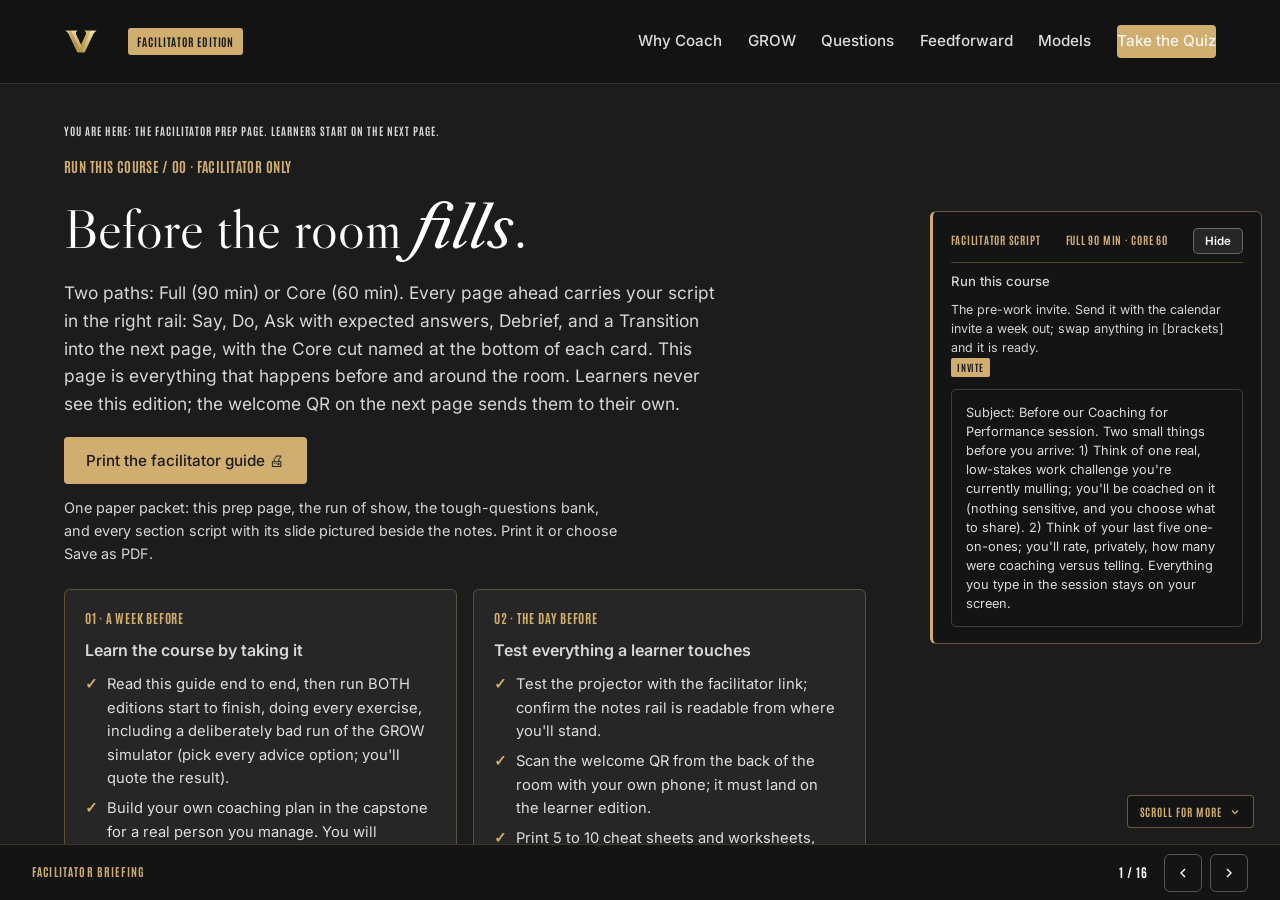
<file: facilitator/index.html>
<!DOCTYPE html>
<html lang="en">
<head>
<meta charset="UTF-8">
<meta name="robots" content="noindex">
<meta name="viewport" content="width=device-width, initial-scale=1">
<title>Coaching for Performance — Facilitator Edition | Vanderbilt</title>
<meta name="description" content="An interactive classroom experience for managers: the research case for coaching, the GROW model, powerful questions, Feedforward, and a real coaching conversation planned within the week.">
<meta property="og:type" content="website">
<meta property="og:title" content="Coaching for Performance | Vanderbilt Learning Series">
<meta property="og:description" content="Grow people, not just tasks: GROW, powerful questions, and Feedforward, practiced live, ending in a real coaching conversation with a date on it.">
<meta property="og:url" content="https://me5231979.github.io/Coaching-for-Performance/">
<meta property="og:image" content="https://me5231979.github.io/Coaching-for-Performance/assets/img/social-card.png">
<meta property="og:image:width" content="1200">
<meta property="og:image:height" content="630">
<meta name="twitter:card" content="summary_large_image">
<meta name="twitter:title" content="Coaching for Performance | Vanderbilt Learning Series">
<meta name="twitter:image" content="https://me5231979.github.io/Coaching-for-Performance/assets/img/social-card.png">
<link rel="icon" href="../assets/img/favicon.svg" type="image/svg+xml">
<link rel="alternate icon" href="../assets/img/favicon-96.png">
<link rel="apple-touch-icon" href="../assets/img/favicon-96.png">

<link rel="preload" href="../assets/fonts/libre-caslon-display-latin-400-normal.woff2" as="font" type="font/woff2" crossorigin>
<link rel="preload" href="../assets/fonts/inter-latin-400-normal.woff2" as="font" type="font/woff2" crossorigin>

<link rel="stylesheet" href="../assets/css/styles.css?v=11">
<style>
  /* skill pills (course-level) */
  .skills { display: flex; flex-wrap: wrap; gap: .5rem; align-items: center; margin-top: 1.5rem; }
  .skills__label { font-family: var(--font-condensed); font-weight: 700; text-transform: uppercase;
    letter-spacing: .08em; font-size: .7rem; color: var(--vu-gold-flat); margin-right: .25rem; }
  .skillpill { display: inline-block; font-family: var(--font-condensed); font-weight: 700;
    text-transform: uppercase; letter-spacing: .06em; font-size: .68rem; line-height: 1.3;
    padding: .3rem .65rem; border-radius: 999px; border: 1px solid rgba(207,174,112,.55);
    color: rgba(255,255,255,.85); }
  .skillpill--core { background: var(--vu-gold-flat); border-color: var(--vu-gold-flat); color: var(--vu-black); }
</style>

<style>
/* ============ facilitator edition ============ */
.fac__badge { font-family: var(--font-condensed); font-weight: 700; text-transform: uppercase;
  letter-spacing: .08em; font-size: .7rem; color: var(--vu-black); background: var(--vu-gold-flat);
  padding: .3rem .55rem; border-radius: 3px; margin-left: .9rem; white-space: nowrap; }
@media (min-width: 1200px) {
  body.fac .slide { display: grid; grid-template-columns: minmax(0,1fr) 350px; align-items: center; column-gap: 0; overflow-y: auto; overflow-x: hidden; }
  body.fac .slide > .wrap { grid-column: 1; }
  body.fac .slide > .hero__video, body.fac .slide > .hero__canvas, body.fac .slide > .hero__scrim { grid-column: 1 / -1; }
  body.fac .facnote { grid-column: 2; align-self: start; position: sticky; top: calc(var(--nav-h) + 16px);
    margin: 0 18px 0 0; }
  body.fac .dots { display: none; } /* rail replaces the dot rail on the right */
}
.facnote {
  background: rgba(20,20,20,.96); color: rgba(255,255,255,.85); border: 1px solid rgba(207,174,112,.45);
  border-left: 3px solid var(--vu-gold-flat); border-radius: 6px; padding: 1rem 1.1rem;
  font-size: .82rem; line-height: 1.5; max-height: calc(100vh - var(--nav-h) - 48px); overflow: auto; z-index: 5;
}
@media (max-width: 1199px) { .facnote { margin: 1.5rem var(--pad-x) 0; } }
.facnote__head { display: flex; justify-content: space-between; gap: .5rem; align-items: baseline;
  font-family: var(--font-condensed); font-weight: 700; text-transform: uppercase; letter-spacing: .07em;
  font-size: .68rem; color: var(--vu-gold-flat); border-bottom: 1px solid rgba(207,174,112,.3);
  padding-bottom: .5rem; margin-bottom: .6rem; }
.facnote__purpose { margin: 0 0 .6rem; color: #fff; font-weight: 500; }
.facnote__steps { margin: 0 0 .6rem; padding-left: 1.05rem; display: grid; gap: .35rem; }
.facnote__meta { margin: .35rem 0 0; color: rgba(255,255,255,.75); }
.facnote__meta b { color: var(--vu-gold-flat); font-weight: 600; }
.facnote__core { border-top: 1px dashed rgba(207,174,112,.35); padding-top: .5rem; }
.facnote__blk { margin: .55rem 0 0; }
.facnote__tag { display: inline-block; font-family: var(--font-condensed); font-weight: 700; text-transform: uppercase;
  letter-spacing: .08em; font-size: .6rem; padding: .15rem .4rem; border-radius: 2px; margin-bottom: .25rem; }
.t-say { background: var(--vu-gold-flat); color: var(--vu-black); }
.t-do  { background: rgba(179,201,205,.9); color: var(--vu-black); }
.t-ask { background: rgba(139,161,142,.9); color: var(--vu-black); }
.t-deb { background: rgba(236,183,72,.9); color: var(--vu-black); }
.t-tra { background: rgba(255,255,255,.25); color: #fff; }
.facnote__script { margin: 0; font-family: var(--font-serif); font-style: italic; font-size: .88rem; color: #fff; }
.facnote__mini { margin: .25rem 0 0; font-size: .78rem; color: rgba(255,255,255,.75); }
.brief__grid { display: grid; gap: 1rem; grid-template-columns: 1fr; margin-top: 1.5rem; }
@media (min-width: 980px) { .brief__grid { grid-template-columns: repeat(2, 1fr); } }
.brief__box { background: #262626; border: 1px solid rgba(207,174,112,.3); border-radius: 6px; padding: 1.1rem 1.25rem; font-size: .92rem; }
.brief__box h3 { font-family: var(--font-condensed); font-weight: 700; text-transform: uppercase; letter-spacing: .06em;
  font-size: .8rem; color: var(--vu-gold-flat); margin-bottom: .6rem; }
.brief__box ol, .brief__box ul { margin: 0; padding-left: 1.1rem; display: grid; gap: .4rem; color: rgba(255,255,255,.85); }
.brief__wide { grid-column: 1 / -1; }
.brief__row { padding: .45rem 0; border-bottom: 1px solid rgba(255,255,255,.08); color: rgba(255,255,255,.85); }
.brief__row b { color: var(--vu-gold-flat); }
.brief__q { border-bottom: 1px solid rgba(255,255,255,.08); padding: .4rem 0; }
.brief__q summary { cursor: pointer; font-weight: 500; color: #fff; }
.brief__q p { margin: .4rem 0 .2rem; color: rgba(255,255,255,.8); font-size: .9rem; }
.brief__youarehere { font-family: var(--font-condensed); font-weight: 700; text-transform: uppercase;
  letter-spacing: .09em; font-size: .68rem; color: rgba(255,255,255,.55); margin-bottom: 1rem; }
.brief__sub { font-weight: 600; color: #fff; margin: 0 0 .6rem; font-size: 1rem; }
.brief__printnote { color: rgba(255,255,255,.7); font-size: .9rem; max-width: 62ch; margin-top: .75rem; }
.brief__box ol.checks, .brief__box ul.checks { list-style: none; padding-left: 0; }
.brief__box .checks li { position: relative; padding-left: 1.4rem; }
.brief__box .checks li::before { content: "\2713"; position: absolute; left: 0; color: var(--vu-gold-flat); font-weight: 700; }
.facnote__invite { border: 1px solid rgba(255,255,255,.18); border-radius: 5px; padding: .8rem .9rem;
  margin-top: .5rem; font-size: .8rem; color: rgba(255,255,255,.85); white-space: pre-wrap; }
/* hide/show the facilitator script */
.facnote__hide { font-family: var(--font-body, Inter, sans-serif); font-weight: 600; font-size: .72rem;
  color: #fff; background: rgba(255,255,255,.08); border: 1px solid rgba(255,255,255,.3);
  border-radius: 5px; padding: .3rem .7rem; cursor: pointer; text-transform: none; letter-spacing: 0; }
.facnote__hide:hover { border-color: var(--vu-gold-flat); }
body.fac-hide .facnote { display: none !important; }
@media (min-width: 1200px) { body.fac.fac-hide .slide { grid-template-columns: 1fr; } }
.facshow { position: fixed; right: clamp(14px, 2vw, 28px); top: calc(var(--nav-h) + 14px); z-index: 96;
  display: none; align-items: center; gap: .45rem;
  font-family: var(--font-condensed); font-weight: 700; text-transform: uppercase;
  letter-spacing: .09em; font-size: .68rem; color: var(--vu-gold-flat);
  background: rgba(20,20,20,.92); border: 1px solid rgba(207,174,112,.45); border-radius: 4px;
  padding: .5rem .75rem; cursor: pointer; }
body.fac-hide .facshow { display: inline-flex; }
</style>

</head>
<body class="fac">
<a class="skip-link" href="#s-agenda">Skip to content</a>

<!-- reading progress -->
<div class="progress" aria-hidden="true"><div class="progress__bar" id="progressBar"></div></div>

<!-- ===================== NAV ===================== -->
<header class="nav" id="nav">
  <a class="nav__brand" href="#top" aria-label="Vanderbilt University, home">
    <img class="nav__lockup" src="../assets/img/vu-lockup-white.png" alt="Vanderbilt University" width="250" height="65">
    <img class="nav__vicon" src="../assets/img/vu-v-icon-nav.png" alt="Vanderbilt University" width="34" height="25">
    <span class="fac__badge">Facilitator Edition</span>
  </a>
  <button class="nav__toggle" aria-label="Toggle menu" aria-expanded="false" aria-controls="navlinks">
    <svg viewBox="0 0 24 24" fill="none" stroke="currentColor" stroke-width="2"><line x1="3" y1="6" x2="21" y2="6"/><line x1="3" y1="12" x2="21" y2="12"/><line x1="3" y1="18" x2="21" y2="18"/></svg>
  </button>
  <nav class="nav__links" id="navlinks" aria-label="Sections">
    <a href="#s-case">Why Coach</a>
    <a href="#s-grow">GROW</a>
    <a href="#s-questions">Questions</a>
    <a href="#s-feedforward">Feedforward</a>
    <a href="#s-models">Models</a>
    <a class="btn" href="#s-recap">Take the Quiz</a>
  </nav>
</header>

<!-- bottom navigation bar -->
<div class="bottombar" role="group" aria-label="Presentation controls">
  <span class="bottombar__title" id="barTitle"></span>
  <div class="dots" id="dots" role="navigation" aria-label="Slide navigation"></div>
  <div class="bottombar__ctrl">
    <span class="bottombar__count" id="deckCount">1 / 15</span>
    <button id="deckPrev" aria-label="Previous slide"><svg viewBox="0 0 24 24" fill="none" stroke="currentColor" stroke-width="2"><polyline points="15 18 9 12 15 6"/></svg></button>
    <button id="deckNext" aria-label="Next slide"><svg viewBox="0 0 24 24" fill="none" stroke="currentColor" stroke-width="2"><polyline points="9 18 15 12 9 6"/></svg></button>
  </div>
</div>
<button class="scrollhint" id="scrollHint" type="button" aria-label="Scroll for more on this screen">Scroll for more <svg viewBox="0 0 24 24" fill="none" stroke="currentColor" stroke-width="2.5" width="12" height="12" aria-hidden="true"><polyline points="6 9 12 15 18 9"/></svg></button>

<main class="deck" id="top">

  <section class="slide on-dark" id="s-briefing" data-title="Facilitator briefing">
    <div class="wrap wrap-wide">
      <p class="brief__youarehere">You are here: the facilitator prep page. Learners start on the next page.</p>
      <p class="eyebrow">Run this course / 00 · Facilitator only</p>
      <h2 class="h2">Before the room <em>fills</em>.</h2>
      <p class="lead">Two paths: Full (90 min) or Core (60 min). Every page ahead carries your script in the right rail: Say, Do, Ask with expected answers, Debrief, and a Transition into the next page, with the Core cut named at the bottom of each card. This page is everything that happens before and around the room. Learners never see this edition; the welcome QR on the next page sends them to their own.</p>
      <div class="hero__cta" style="margin-top:1.25rem"><a class="btn" href="guide.html" target="_blank" rel="noopener">Print the facilitator guide &#128424;</a></div>
      <p class="brief__printnote">One paper packet: this prep page, the run of show, the tough-questions bank, and every section script with its slide pictured beside the notes. Print it or choose Save as PDF.</p>
      <div class="brief__grid"><div class="brief__box"><h3>01 · A week before</h3><p class="brief__sub">Learn the course by taking it</p><ol class="checks"><li>Read this guide end to end, then run BOTH editions start to finish, doing every exercise, including a deliberately bad run of the GROW simulator (pick every advice option; you'll quote the result).</li><li>Build your own coaching plan in the capstone for a real person you manage. You will reference having done it, not the contents.</li><li>Recruit a colleague and run one real GROW conversation before you teach one. Ten minutes; it changes how you debrief the roleplay.</li><li>Decide your path now: Full (90-minute slot) or Core (60). Mark which videos you keep.</li><li>Send the pre-work invite (template on this page); a primed room saves the roleplay five minutes of topic-hunting.</li></ol></div><div class="brief__box"><h3>02 · The day before</h3><p class="brief__sub">Test everything a learner touches</p><ol class="checks"><li>Test the projector with the facilitator link; confirm the notes rail is readable from where you'll stand.</li><li>Scan the welcome QR from the back of the room with your own phone; it must land on the learner edition.</li><li>Print 5 to 10 cheat sheets and worksheets, plus this guide's run-of-show.</li><li>Rehearse the Feedforward rules out loud once; the exercise lives or dies on you enforcing 'thank you' warmly.</li><li>Re-read the tough-questions bank; say the 'I don't have time to coach' answer out loud. You will get it.</li></ol></div><div class="brief__box"><h3>03 · 30 minutes before</h3><p class="brief__sub">Set the room, set the tone</p><ol class="checks"><li>Welcome slide up as people arrive; it does the enrolling for you.</li><li>Close every other tab and app; silence the machine.</li><li>Test arrow-key navigation and one interaction (run one stage of the GROW simulator).</li><li>Write 'PARKING LOT' at the top of the whiteboard.</li><li>Plan the triad math for your headcount; a leftover pair runs Feedforward with two suggestions each instead of four.</li></ol></div>
        <div class="brief__box"><h3>04 · Materials</h3><p class="brief__sub">Have these in hand</p><ul class="checks"><li>Projector or large display and the facilitator link open (this edition)</li><li>Facilitator laptop with arrow keys or clicker; all notifications off</li><li>Learner devices (BYOD) joining via the welcome-slide QR</li><li>A few printed cheat sheets (cheatsheet.html) for anyone without a device</li><li>Printed capstone worksheets (worksheet.html) as the no-device and projector-failure fallback</li><li>Movable chairs: pairs for GROW, triads for Feedforward; plan the shuffle before people sit</li><li>Whiteboard or flip chart for the parking lot and the best question conversions</li></ul></div>
        <div class="brief__box brief__wide"><h3>05 · When things go sideways</h3><p class="brief__sub">If it breaks, you have a move</p><div class="brief__row"><b>If Projector or the site fails mid-session:</b> Teach from the printed cheat sheet: GROW's question bank, the three powerful-question tests, and the Feedforward rules all work on a whiteboard. The pair and triad practice needs no screen at all.</div><div class="brief__row"><b>If Learner devices can't join (wifi/filters):</b> Run facilitator-only: the GROW simulator plays brilliantly on the projector with the room voting A/B/C by hands; private work (ratio, capstone) moves to the printed worksheet. You lose typing, not learning.</div><div class="brief__row"><b>If You're 10+ minutes behind by Feedforward (Section 05):</b> Declare the Core path silently: cut remaining videos and group debriefs, run one Feedforward rotation instead of three. Never cut the GROW pair roleplay, the recap, or the capstone; they carry objectives 2 and 5.</div><div class="brief__row"><b>If The GROW roleplay coaches keep giving advice:</b> Expected; it's the whole point. Interrupt once, kindly and globally: 'Coaches, if you've said anything that isn't a question, restart from the bank.' Then let pairs self-police. Name it in the debrief as evidence of the default.</div><div class="brief__row"><b>If Someone dominates, or dismisses coaching as 'too slow for the real world':</b> For dominators: 'Hold that; parking lot.' For the skeptic, don't argue; route to Section 07: 'You're right that directing is sometimes correct, and there's a whole section on when. The question is the ratio.' The skeptic usually becomes your best Section 07 voice.</div><div class="brief__row"><b>If A coachee brings a heavy or personal topic into the roleplay:</b> The brief says low-stakes work challenges; re-anchor gently if a pair drifts deep. Coaching practice isn't therapy, and this room isn't private. If someone is genuinely struggling, connect them with EAP resources after, privately.</div></div>
        <div class="brief__box brief__wide"><h3>06 · Tough questions, ready answers</h3><p class="brief__sub">Say each answer out loud once before you teach</p><details class="brief__q"><summary>I don't have time to coach. Directing is faster.</summary><p>Directing IS faster, once. The same problem returning to your desk every week is the slow path. The math of the session: a ten-minute GROW conversation that builds capability beats sixty one-minute answers that build dependence. Coaching is how a manager buys their calendar back.</p></details><details class="brief__q"><summary>What if they come up with a worse plan than mine?</summary><p>Two honest answers. First, check the stakes: if the cost of their B-minus plan is small, their owned B-minus beats your imposed A, because they'll execute it harder and learn from it. Second, coaching isn't withholding: after their options are on the table, 'may I add one?' is allowed. Yours becomes an option, not the answer.</p></details><details class="brief__q"><summary>Isn't this just therapy? I'm not qualified for that.</summary><p>Coaching is about work goals, forward motion, and their own thinking; it stays on professional ground. If a conversation moves into mental health, personal crisis, or anything clinical, that's your cue to connect them with EAP or HR resources, not to coach harder. Knowing that line IS part of the skill.</p></details><details class="brief__q"><summary>My own manager never coaches me. Why should I go first?</summary><p>Because the research says it's the top behavior of great managers, and you'd rather be one than wait for one. Also: coaching works upward. 'What would make this most useful?' is a question you can ask your boss about your own one-on-ones. Someone starts the culture; managers in this room are the likeliest candidates.</p></details><details class="brief__q"><summary>Can I use these questions in performance or disciplinary conversations?</summary><p>The skills transfer, but the frame changes. A formal performance process has requirements that come first; talk to HR before improvising coaching moves inside one. For everyday performance conversations short of that line, GROW plus honest expectations is exactly the right tool.</p></details><details class="brief__q"><summary>How is coaching different from mentoring?</summary><p>A mentor shares their path: 'here's what worked for me.' A coach helps someone find their own: 'what might work for you?' Both are valuable; the failure mode is mentoring when you meant to coach, because your story quietly becomes their instruction. Notice which one you're doing on purpose.</p></details></div>
        <div class="brief__box brief__wide"><h3>07 · Copy-paste templates</h3><p class="brief__sub">Copy, swap the brackets, send</p><details class="brief__q"><summary>Pre-work invite (paste into the calendar invite)</summary><p>Subject: Before our Coaching for Performance session. Two small things before you arrive: 1) Think of one real, low-stakes work challenge you're currently mulling; you'll be coached on it (nothing sensitive, and you choose what to share). 2) Think of your last five one-on-ones; you'll rate, privately, how many were coaching versus telling. Everything you type in the session stays on your screen.</p></details><details class="brief__q"><summary>7-day pulse (send one week after)</summary><p>Subject: One week later, did the coaching conversation happen? Three quick lines, reply whenever: 1) Did you run the conversation you planned? 2) Which model did you use (GROW, CLEAR, OSKAR)? 3) What was different compared to your usual 1:1, in one sentence? Replies come to me only. Not yet? This note is your nudge; the plan you wrote still works.</p></details><details class="brief__q"><summary>30-day ratio re-poll (send a month after)</summary><p>Subject: The five-1:1 question, round two. In the session you privately rated your last five one-on-ones: how many were coaching (they discovered) versus telling (you directed)? Same question, new month: of your LAST five, how many were coaching? Reply with just the number. Movement of one point across the group is the win we designed for.</p></details></div>
      </div>
      <p class="why" style="margin-top:1.5rem"><b>After the session:</b> Seven days out, send the pulse: 'Did you run the coaching conversation? Which model? What was different from your usual 1:1?' Replies are Kirkpatrick Level 3 evidence. At 30 days, re-run the opening ratio poll ('of your last five 1:1s, how many were coaching?'); the shift in that number is the program's headline metric.</p>
    </div>
    <aside class="facnote" aria-label="Facilitator notes"><div class="facnote__head"><span>Facilitator script</span><span class="facnote__time">Full 90 min · Core 60</span><button class="facnote__hide" type="button" aria-label="Hide the facilitator script">Hide</button></div><p class="facnote__purpose">Run this course</p><p class="facnote__mini">The pre-work invite. Send it with the calendar invite a week out; swap anything in [brackets] and it is ready.</p><span class="facnote__tag t-say">Invite</span><div class="facnote__invite">Subject: Before our Coaching for Performance session. Two small things before you arrive: 1) Think of one real, low-stakes work challenge you're currently mulling; you'll be coached on it (nothing sensitive, and you choose what to share). 2) Think of your last five one-on-ones; you'll rate, privately, how many were coaching versus telling. Everything you type in the session stays on your screen.</div></aside>
  </section>

  <!-- ============ 0 · WELCOME / QR ============ -->
  <section class="slide on-dark welcome" id="s-welcome" data-title="Scan to join">
    <div class="wrap" style="text-align:center">
      <img src="../assets/img/vu-v-icon.png" alt="Vanderbilt V" width="72" height="66" style="margin:0 auto 1.75rem;width:clamp(56px,6vw,80px);height:auto" data-reveal>
      <p class="eyebrow" data-reveal>Vanderbilt · Learning Series</p>
      <h1 class="h2" data-reveal style="max-width:22ch;margin-inline:auto">Welcome. Scan to bring this session <em class="gold-text">to your seat</em>.</h1>
      <div class="qr-card" id="qrCard" data-reveal data-url="https://me5231979.github.io/Coaching-for-Performance/">
        <div class="qr-card__code" id="qrBox" role="img" aria-label="QR code linking to this experience"></div>
        <p class="qr-card__url" id="qrUrl"></p>
      </div>
      <p class="lead" data-reveal style="margin:1.5rem auto 0;max-width:44ch">Learners scan this code and land on the learner edition; your screen keeps the notes. Every exercise is hands-on.</p>
      <div class="hero__meta" data-reveal style="justify-content:center">
        <div><b>7</b> Core ideas</div>
        <div><b>90</b> Minutes (60 core)</div>
        <div><b>1</b> Real coaching conversation you'll plan</div>
      </div>
      <div class="hero__cta" data-reveal style="justify-content:center">
        <a class="btn" href="#s-hero">We're ready, let's begin</a>
      </div>
    </div>
    <aside class="facnote" aria-label="Facilitator notes"><div class="facnote__head"><span>Facilitator script</span><span class="facnote__time">Full 3 min · Core 2</span><button class="facnote__hide" type="button" aria-label="Hide the facilitator script">Hide</button></div><p class="facnote__purpose">Get every learner into the experience on their own device, and set the practice norms: real topics, low stakes, roles not names.</p><div class="facnote__blk"><span class="facnote__tag t-say">Say</span><p class="facnote__script">&ldquo;Welcome. Point your camera at that code before we start. Today you will coach, and you will be coached, on real work topics you choose. Ground rules: keep your practice topics low-stakes, use roles instead of names, and everything you type stays on your screen.&rdquo;</p></div><div class="facnote__blk"><span class="facnote__tag t-do">Do</span><ol class="facnote__steps"><li>Have this slide projected as people arrive.</li><li>Point at the QR and get phones up before you say anything else.</li><li>State the norms: you'll coach and be coached on REAL but low-stakes topics; roles, never names; nothing typed leaves your screen.</li><li>Confirm by show of hands that most of the room has the site open before advancing.</li></ol></div><p class="facnote__meta"><b>Validate:</b> 80%+ of the room has the deck open on a device.</p><p class="facnote__meta"><b>Watch for:</b> Anyone without a device: pair them with a neighbor now and hand them a printed worksheet for the private exercises.</p><div class="facnote__blk"><span class="facnote__tag t-tra">Transition</span><p class="facnote__script">&ldquo;Everyone in? Then here's the promise of the next hour.&rdquo;</p></div><p class="facnote__meta facnote__core"><b>60-min core:</b> Core: one scan prompt, state the norms, move on.</p></aside>
  </section>

  <!-- ============ 1 · HERO ============ -->
  <section class="slide on-dark hero" id="s-hero" data-title="Objectives">
    <video class="hero__video" id="heroVideo" autoplay muted playsinline preload="auto" aria-hidden="true"
      data-playlist='["https://d8j0ntlcm91z4.cloudfront.net/user_3CCurpI0FW75YAnAl4Hbz3vPdBv/hf_20260716_021301_52afe7ef-97cf-46bc-aeac-9c303a2e1c16.mp4","https://d8j0ntlcm91z4.cloudfront.net/user_3CCurpI0FW75YAnAl4Hbz3vPdBv/hf_20260716_021302_77b2b78e-fb13-4daf-8e74-3ee34649bec7.mp4","https://d8j0ntlcm91z4.cloudfront.net/user_3CCurpI0FW75YAnAl4Hbz3vPdBv/hf_20260716_021304_13f62d6f-08c9-4678-a6a1-25805e6edd2a.mp4"]'></video>
    <canvas class="hero__canvas" aria-hidden="true"></canvas>
    <div class="hero__scrim" aria-hidden="true"></div>
    <div class="wrap">
      <p class="eyebrow" data-reveal>Coaching for Performance · Vanderbilt · Manager Voyage</p>
      <h1 class="h-hero" data-reveal>The best managers don't tell.<br><em class="gold-text">They ask.</em></h1>
      <p class="lead" data-reveal style="margin-top:1.5rem">You were promoted for having answers. Google's biggest study of its own managers found the number one behavior of the very best is something else entirely: they coach. This session rewires the default.</p>
      <div class="objectives" data-reveal>
        <p class="objectives__label">By the end of this session, you will be able to</p>
        <ol class="objectives__list">
          <li>Explain why coaching, not directing, is the top predictor of great management, and spot your own telling default</li>
          <li>Structure a full coaching conversation with the GROW model, from goal to committed action</li>
          <li>Convert closed, leading, and advice-loaded lines into open, powerful questions</li>
          <li>Give and receive future-focused Feedforward suggestions without judgment or defense</li>
          <li>Choose your coaching model and commit to one real coaching conversation this week, opening question written</li>
        </ol>
      </div>
      <div class="skills" data-reveal aria-label="Skills this course builds">
        <span class="skills__label">Skills you'll build</span>
        <span class="skillpill skillpill--core">Grows self and others</span>
        <span class="skillpill skillpill--core">Leads and inspires teams</span>
        <span class="skillpill">Coaching Techniques</span>
        <span class="skillpill">Leadership Development</span>
        <span class="skillpill">Employee Engagement</span>
      </div>
      <div class="hero__cta" data-reveal>
        <a class="btn" href="#s-case">Begin the session</a>
        <a class="btn btn--ghost" href="#s-recap">Jump to the quiz</a>
      </div>
    </div>
    <aside class="facnote" aria-label="Facilitator notes"><div class="facnote__head"><span>Facilitator script</span><span class="facnote__time">Full 2 min · Core 1</span><button class="facnote__hide" type="button" aria-label="Hide the facilitator script">Hide</button></div><p class="facnote__purpose">Set the contract: five capabilities, ending in a real coaching conversation with a date and a written opening question.</p><div class="facnote__blk"><span class="facnote__tag t-say">Say</span><p class="facnote__script">&ldquo;You were promoted because you were good at the work, which means you're carrying a habit: when someone brings you a problem, you solve it. Google studied ten thousand of its own managers to find what the best ones do, and the answer wasn't faster solving. By the end of this hour you'll have a coaching structure, a bank of questions that actually work, and one real conversation planned with a date on it.&rdquo;</p></div><div class="facnote__blk"><span class="facnote__tag t-do">Do</span><ol class="facnote__steps"><li>Read the five objectives briskly, in plain language.</li><li>Land on the fifth: this session ends with a REAL conversation planned, opening question written, date set.</li><li>Name the sources once for credibility: Google's Project Oxygen, McKinsey, the ICF, Whitmore's GROW, Goldsmith, HBR.</li></ol></div><div class="facnote__blk"><span class="facnote__tag t-ask">Ask</span><p class="facnote__script">&ldquo;Show of hands: who has ever left a one-on-one having done all the talking?&rdquo;</p><p class="facnote__mini">Expect:</p><ul class="facnote__steps"><li>Most hands, with laughter</li><li>A few proud holdouts</li><li>Someone says 'that's every one-on-one'</li></ul><p class="facnote__mini">Respond: Keep it light: 'Good, you're in the right room. By the end of today the goal is that THEY do the talking, and you do the asking.'</p></div><p class="facnote__meta"><b>Validate:</b> Learners can say what the capstone will be (a planned, dated coaching conversation with a written opening question).</p><p class="facnote__meta"><b>Watch for:</b> The 'soft skills' eye-roll. The counter is on the slide: this is the number one behavior in the largest manager study ever run.</p><div class="facnote__blk"><span class="facnote__tag t-tra">Transition</span><p class="facnote__script">&ldquo;Seven ideas get us there. Here's the road.&rdquo;</p></div><p class="facnote__meta facnote__core"><b>60-min core:</b> Core: objectives 2 and 5 out loud; the rest on screen.</p></aside>
  </section>

  <!-- ============ 2 · AGENDA ============ -->
  <section class="slide on-cream" id="s-agenda" data-title="The plan">
    <div class="wrap">
      <p class="eyebrow" data-reveal>What we'll cover</p>
      <h2 class="h2" data-reveal>Seven ideas, in <em>order</em>.</h2>
      <ol class="agenda">
        <li data-reveal><span class="num">01</span><div><h3>The case for coaching</h3><p>Google studied ten thousand of its managers. One behavior topped the list.</p></div></li>
        <li data-reveal><span class="num">02</span><div><h3>Your telling default</h3><p>Why smart managers over-direct, and how to catch yourself doing it.</p></div></li>
        <li data-reveal><span class="num">03</span><div><h3>The GROW conversation</h3><p>Goal, Reality, Options, Will. You'll run one, live, against a virtual coachee.</p></div></li>
        <li data-reveal><span class="num">04</span><div><h3>Powerful questions</h3><p>Converting advice into inquiry, and the six seconds of silence that do the work.</p></div></li>
        <li data-reveal><span class="num">05</span><div><h3>Feedforward</h3><p>Goldsmith's future-only development exchange. No past, no defensiveness.</p></div></li>
        <li data-reveal><span class="num">06</span><div><h3>Choose your model</h3><p>GROW, CLEAR, or OSKAR. Pick the structure that fits how you actually talk.</p></div></li>
        <li data-reveal><span class="num">07</span><div><h3>When NOT to coach</h3><p>Directing has its place. Knowing when is the difference between a coach and a cliché.</p></div></li>
      </ol>
    </div>
    <aside class="facnote" aria-label="Facilitator notes"><div class="facnote__head"><span>Facilitator script</span><span class="facnote__time">Full 1 min · Core skip</span><button class="facnote__hide" type="button" aria-label="Hide the facilitator script">Hide</button></div><p class="facnote__purpose">Show the arc once so learners can place each tool as it arrives.</p><div class="facnote__blk"><span class="facnote__tag t-say">Say</span><p class="facnote__script">&ldquo;Four moves: why coaching wins, the craft of it, the judgment of when to use it, and your plan to run one this week.&rdquo;</p></div><div class="facnote__blk"><span class="facnote__tag t-do">Do</span><ol class="facnote__steps"><li>Walk the seven items in one breath each.</li><li>Point out the shape: the case (01-02), the craft (03-05), the judgment (06-07), then the plan.</li></ol></div><p class="facnote__meta"><b>Validate:</b> None needed; this is orientation.</p><p class="facnote__meta"><b>Watch for:</b> Don't teach here; every framework has its own slide.</p><div class="facnote__blk"><span class="facnote__tag t-tra">Transition</span><p class="facnote__script">&ldquo;Start with the evidence, because 'be a coach' is advice, and data is a reason.&rdquo;</p></div><p class="facnote__meta facnote__core"><b>60-min core:</b> Core: skip entirely; the deck's structure carries it.</p></aside>
  </section>

  <!-- ============ 3 · 01 THE CASE FOR COACHING ============ -->
  <section class="slide on-light" id="s-case" data-count data-title="Why coach">
    <div class="wrap">
      <p class="eyebrow" data-reveal>Section 01 · The Case</p>
      <h2 class="h2" data-reveal>Google measured it.<br>Coaching came <em>first</em>.</h2>
      <div class="split">
        <div data-reveal>
          <p class="lead">Project Oxygen, Google's decade-long study of its own managers, ranked the behaviors of the highest-rated ones. Number one wasn't technical skill or decisiveness. It was <b>"is a good coach."</b> McKinsey describes the same shift: from <em>controller</em>, who has the answers, to <em>coach</em>, who operates with a mindset of discovery.</p>
          <p class="measure muted" style="margin-top:1rem">Start with an honest mirror. Think of your last five one-on-ones and drag the slider: in how many did THEY do the discovering, rather than you doing the telling?</p>
        </div>
        <div class="temp card" id="ratio" data-reveal>
          <p class="tag" id="ratioVal">2 of 5 were coaching</p>
          <p class="temp__readout" id="ratioReadout"></p>
          <input class="slider" type="range" id="ratioSlider" min="0" max="5" value="2" step="1" aria-label="How many of your last five one-on-ones were coaching conversations">
          <div class="slider-scale"><span>I told</span><span>Mixed</span><span>They discovered</span></div>
          <p class="why" style="font-size:.85rem;margin-top:.75rem">Private. Remember your number; you'll be asked for it again in 30 days.</p>
        </div>
      </div>

      <div class="yt" data-reveal data-embed="https://www.youtube-nocookie.com/embed/_CJDlB7S7p0" data-yttitle="Project Oxygen: Google's guide to being a better manager">
        <button class="yt__load" type="button">
          <span class="yt__play" aria-hidden="true">▶</span>
          <span class="yt__title">Watch: Project Oxygen in 6 minutes</span>
          <span class="yt__src">Google's manager research · Loads YouTube on click</span>
        </button>
        <p class="yt__alt">Prefer a new tab? <a href="https://www.youtube.com/watch?v=_CJDlB7S7p0" target="_blank" rel="noopener">Open on YouTube</a>.</p>
        <p class="why" style="margin:.35rem 0 0"><b>Why this video:</b> the whole research case in the time it takes to refill your coffee. Coaching is finding number one.</p>
      </div>

      <div class="quiz" data-quiz data-reveal style="margin-top:2.5rem">
        <p class="quiz__q">Quick check: What did Google's Project Oxygen find at the top of its list of great-manager behaviors?</p>
        <div class="quiz__options">
          <button class="opt" data-correct="1" data-why="Ahead of technical expertise, ahead of decisiveness: the best managers coach. They ask, listen, and grow people instead of just directing work."><span class="mark">A</span><span>"Is a good coach"</span></button>
          <button class="opt" data-correct="0" data-why="Technical skill mattered, but it ranked near the bottom of the list, not the top. The relational behaviors won."><span class="mark">B</span><span>"Has deep technical expertise"</span></button>
          <button class="opt" data-correct="0" data-why="Speed shows up nowhere near the top. The data pointed at growing people, not processing decisions faster."><span class="mark">C</span><span>"Makes decisions quickly"</span></button>
        </div>
        <p class="quiz__feedback" aria-live="polite"></p>
      </div>

      <details class="deeper" data-reveal>
        <summary><svg class="chev" viewBox="0 0 24 24" fill="none" stroke="currentColor" stroke-width="2.5" aria-hidden="true"><polyline points="9 18 15 12 9 6"/></svg> Go deeper</summary>
        <div class="deeper__body">
          <div><h4>In practice</h4><p>Surgeon Atul Gawande, at the top of his field, hired a coach to watch him operate, and his complication rates dropped. His argument in <a href="https://www.ted.com/talks/atul_gawande_want_to_get_great_at_something_get_a_coach" target="_blank" rel="noopener" style="text-decoration:underline">"Want to get great at something? Get a coach"</a> (TED, 17 min) is the session in one line: it's not how good you are, it's how good you're going to get. That applies to the people who report to you, and it applies to you.</p></div>
          <div class="deeper__ask"><h4><span class="mode">As a group</span> · 4 min</h4>
          <p class="why"><b>Why this matters:</b> Connecting the research to a manager you actually had makes it yours instead of Google's.</p>
          <ol class="steps">
            <li>Think of the best manager you ever had. In pairs: what did they DO in conversations that others didn't?</li>
            <li>Sort the room's answers as they're called out: how many are coaching behaviors (asked, listened, believed in you) versus directing ones?</li>
            <li>Notice the ratio. The room almost always rediscovers Project Oxygen from its own experience.</li>
          </ol>
          <p class="why" style="margin-top:.6rem"><b>Flying solo?</b> Write two things your best-ever manager did in conversation with you. Check them against the coaching behaviors on this slide.</p></div>
        </div>
      </details>
    </div>
    <aside class="facnote" aria-label="Facilitator notes"><div class="facnote__head"><span>Facilitator script</span><span class="facnote__time">Full 9 min · Core 5</span><button class="facnote__hide" type="button" aria-label="Hide the facilitator script">Hide</button></div><p class="facnote__purpose">Establish the research case (Project Oxygen, McKinsey) and capture each learner's private baseline coaching ratio for the 30-day measure.</p><div class="facnote__blk"><span class="facnote__tag t-say">Say</span><p class="facnote__script">&ldquo;Google ran the largest study of managers ever done inside one company: Project Oxygen. They ranked what their highest-rated managers actually do. Number one was not technical depth, not decisiveness. It was: is a good coach. McKinsey found the same shift in leaders everywhere, from controller, who has the answers, to coach, who leads with discovery. Before we build the skill, take your own baseline: of your last five one-on-ones, in how many did THEY do the discovering?&rdquo;</p></div><div class="facnote__blk"><span class="facnote__tag t-do">Do</span><ol class="facnote__steps"><li>Give the headline: Google ranked its best managers' behaviors; 'is a good coach' came first, ahead of technical skill.</li><li>Demo the ratio slider on the projector, then send them to their devices: your last five 1:1s, honestly.</li><li>Tell them to remember their number; they'll be asked again in 30 days. This is the course's before-photo.</li><li>Play the Project Oxygen video (6 min) on the Full path.</li><li>Run the quick check, then the pair activity: the best manager you ever had; what did they DO in conversations?</li></ol></div><div class="facnote__blk"><span class="facnote__tag t-ask">Ask</span><p class="facnote__script">&ldquo;Think of the best manager you ever had. What did they do in conversations that others didn't?&rdquo;</p><p class="facnote__mini">Expect:</p><ul class="facnote__steps"><li>'They listened' / 'they actually heard me'</li><li>'They asked me what I thought' / 'made me figure it out'</li><li>'They believed in me before I did'</li></ul><p class="facnote__mini">Respond: Point at the pattern: 'Notice nobody said they had the best answers. You just rediscovered Project Oxygen from your own career.'</p></div><div class="facnote__blk"><span class="facnote__tag t-deb">Debrief</span><p class="facnote__mini">The best managers you've had were coaching you, whether they called it that or not. Today you get the mechanics.</p></div><p class="facnote__meta"><b>Validate:</b> Quick check answered correctly; every learner has set the slider and noted their number.</p><p class="facnote__meta"><b>Watch for:</b> Ratio inflation. Frame it kindly before they slide: 'coaching means THEY discovered; if you gave the answer nicely, that's telling.'</p><div class="facnote__blk"><span class="facnote__tag t-tra">Transition</span><p class="facnote__script">&ldquo;So why isn't everyone coaching already? Because of how managers get made.&rdquo;</p></div><p class="facnote__meta facnote__core"><b>60-min core:</b> Core: keep the slider and check; cut the video (assign as follow-up) and the pair share.</p></aside>
  </section>

  <!-- ============ 4 · MANIFESTO ============ -->
  <section class="slide on-cream manifesto" id="s-belief" data-title="One idea">
    <div class="wrap">
      <p class="eyebrow" data-reveal>The core idea</p>
      <p>A manager's answer solves today. A manager's question builds tomorrow.</p>
    </div>
    <aside class="facnote" aria-label="Facilitator notes"><div class="facnote__head"><span>Facilitator script</span><span class="facnote__time">Full 1 min · Core skip</span><button class="facnote__hide" type="button" aria-label="Hide the facilitator script">Hide</button></div><p class="facnote__purpose">One beat of stillness to lock the core idea before the toolkit starts.</p><div class="facnote__blk"><span class="facnote__tag t-say">Say</span><p class="facnote__script">&ldquo;A manager's answer solves today. A manager's question builds tomorrow.&rdquo;</p></div><div class="facnote__blk"><span class="facnote__tag t-do">Do</span><ol class="facnote__steps"><li>Let the line animate word by word. Say nothing until it finishes.</li><li>Read it once, slowly, then advance.</li></ol></div><p class="facnote__meta"><b>Validate:</b> None; this is pacing.</p><p class="facnote__meta"><b>Watch for:</b> The urge to talk over it. Don't.</p><div class="facnote__blk"><span class="facnote__tag t-tra">Transition</span><p class="facnote__script">&ldquo;Here's why the answer keeps winning anyway.&rdquo;</p></div><p class="facnote__meta facnote__core"><b>60-min core:</b> Core: skip; say the line yourself as you pass it.</p></aside>
  </section>

  <!-- ============ 5 · 02 YOUR TELLING DEFAULT ============ -->
  <section class="slide on-dark" id="s-default" data-count data-title="Telling default">
    <div class="wrap">
      <p class="eyebrow" data-reveal>Section 02 · The Default</p>
      <h2 class="h2" data-reveal>You were promoted for <em>answers</em>.</h2>
      <p class="lead" data-reveal>That's the trap. Excellent doers become managers, and under pressure they do what made them excellent: solve it themselves, fast. Daniel Goleman's research names the styles; the coaching style, developing people for the future, is the one great managers reach for most and stressed managers reach for least.</p>

      <div class="grid grid-3" style="margin-top:2.5rem">
        <div class="card" data-reveal>
          <span class="tag">Directing</span>
          <h3>"Do it this way."</h3>
          <p class="muted">You hand over the answer. Fast, and right for a crisis. As a habit, it teaches your team to bring you every problem, forever.</p>
        </div>
        <div class="card" data-reveal>
          <span class="tag">Pacesetting</span>
          <h3>"Watch me do it."</h3>
          <p class="muted">You take it back and do it yourself, brilliantly. The work ships, the person shrinks, and your calendar becomes the bottleneck.</p>
        </div>
        <div class="card" data-reveal style="border-color:rgba(207,174,112,.5)">
          <span class="tag">Coaching</span>
          <h3>"What do you think?"</h3>
          <p class="muted">You ask, they discover, they own it. Slower today. Compounding forever. This is the style Project Oxygen found on top.</p>
        </div>
      </div>

      <div class="quiz" id="styleSpot" data-reveal style="margin-top:2.5rem">
        <p class="eyebrow" style="margin-bottom:.5rem">Play · Catch the style</p>
        <p class="why" style="margin-top:0"><b>Why this matters:</b> you can't change a default you can't hear. Five manager lines; name what each one is really doing.</p>
        <p class="quiz__progress" id="styleProgress"></p>
        <p class="quiz__q" id="styleQ" style="margin-top:.4rem"></p>
        <div class="quiz__options" id="styleOptions" role="group" aria-label="Style choices"></div>
        <p class="quiz__feedback" id="styleFeedback" aria-live="polite"></p>
        <div class="quiz__nav">
          <button class="btn" id="styleNext" style="visibility:hidden">Next line</button>
        </div>
        <div id="styleResult" hidden aria-live="polite"></div>
      </div>

      <details class="deeper" data-reveal>
        <summary><svg class="chev" viewBox="0 0 24 24" fill="none" stroke="currentColor" stroke-width="2.5" aria-hidden="true"><polyline points="9 18 15 12 9 6"/></svg> Go deeper</summary>
        <div class="deeper__body">
          <div><h4>In practice</h4><p>McKinsey calls the shift "from controller to coach": from the leader who provides certainty to the one who leads with discovery. The tell that you're in controller mode is physical: you're talking more than they are, and you feel the itch to interrupt with the answer. The fix costs one breath: swallow the answer, and ask "what have you tried?" For the full styles model, watch <a href="https://www.youtube.com/watch?v=zCMY82sVmW4" target="_blank" rel="noopener" style="color:var(--vu-gold-flat);text-decoration:underline">Goleman on the coaching style</a> (13 min) this week.</p></div>
          <div class="deeper__ask"><h4><span class="mode">On your own</span> · 3 min</h4>
          <p class="why"><b>Why this matters:</b> The moment you name here becomes your practice case for the rest of the session, and your real conversation in the capstone.</p>
          <ol class="steps">
            <li>Write down one recent moment you solved a problem FOR someone instead of coaching them through it.</li>
            <li>Note what it cost: their learning, your time next time, or both.</li>
            <li>Write who it was (role, not name). Keep the note in reach; every exercise from here uses it.</li>
          </ol></div>
        </div>
      </details>
    </div>
    <aside class="facnote" aria-label="Facilitator notes"><div class="facnote__head"><span>Facilitator script</span><span class="facnote__time">Full 8 min · Core 5</span><button class="facnote__hide" type="button" aria-label="Hide the facilitator script">Hide</button></div><p class="facnote__purpose">Name the telling default without shame, give it Goleman's vocabulary, and have each learner catch it in real manager language.</p><div class="facnote__blk"><span class="facnote__tag t-say">Say</span><p class="facnote__script">&ldquo;Here's the trap nobody warns new managers about. You got this job by being excellent at solving problems, so when someone brings you one, every instinct you were promoted for says: solve it. Daniel Goleman's research names the styles. Directing hands over the answer. Pacesetting takes the work back and does it better. Coaching asks, and builds the person who won't need to ask next time. Under pressure, almost everyone drops to the first two.&rdquo;</p></div><div class="facnote__blk"><span class="facnote__tag t-do">Do</span><ol class="facnote__steps"><li>Teach the three cards: directing, pacesetting, coaching. Spend your emphasis on pacesetting; it's the failure mode that FEELS like helping.</li><li>Be honest about why the default exists: they were promoted for answers, and answers got rewarded for years.</li><li>Send them to 'Catch the style': five manager lines, name what each is doing.</li><li>Call out item 5 (the template hand-off) in the debrief; it fools the most people.</li><li>Run the solo activity: one recent moment you solved it FOR someone. That moment fuels the rest of the session.</li></ol></div><div class="facnote__blk"><span class="facnote__tag t-ask">Ask</span><p class="facnote__script">&ldquo;What does a team learn when the manager always has the answer?&rdquo;</p><p class="facnote__mini">Expect:</p><ul class="facnote__steps"><li>To stop thinking / to just ask the manager</li><li>To bring every problem upward</li><li>That their own judgment isn't trusted</li></ul><p class="facnote__mini">Respond: All three, and name the compounding cost: 'You become the bottleneck for a team that was trainable. The queue outside your door is a curriculum you taught.'</p></div><div class="facnote__blk"><span class="facnote__tag t-deb">Debrief</span><p class="facnote__mini">The default is trained, not chosen, which is good news: trained things can be retrained. That's the rest of today.</p></div><p class="facnote__meta"><b>Validate:</b> 4+ of 5 on the trainer for most of the room; every learner has written their telling moment and who it was with (role only).</p><p class="facnote__meta"><b>Watch for:</b> Guilt spirals. Reframe fast: the default is trained, not a character flaw, and it's correct in plenty of situations. Section 07 gives it a legal home.</p><div class="facnote__blk"><span class="facnote__tag t-tra">Transition</span><p class="facnote__script">&ldquo;Retraining starts with a structure. Four letters, used by more coaches than any other model on earth.&rdquo;</p></div><p class="facnote__meta facnote__core"><b>60-min core:</b> Core: teach the cards fast, run the trainer, keep the written moment. Skip the Goleman video link mention.</p></aside>
  </section>

  <!-- ============ 6 · 03 GROW ============ -->
  <section class="slide on-light" id="s-grow" data-count data-title="The GROW conversation">
    <div class="wrap">
      <p class="eyebrow" data-reveal>Section 03 · The Model</p>
      <h2 class="h2" data-reveal>Four letters run the <em>conversation</em>.</h2>
      <p class="lead" data-reveal>GROW is the most widely used coaching structure in the world, and the one Google teaches its own managers. Four stages, each powered by questions, ending in commitment.</p>

      <div class="grid grid-3" style="margin-top:2.5rem;grid-template-columns:repeat(auto-fit,minmax(200px,1fr))">
        <div class="card" data-reveal>
          <span class="tag">G · Goal</span>
          <h3>Where to?</h3>
          <p class="muted">"What would make this conversation useful?" Their goal, in their words, before anything else.</p>
        </div>
        <div class="card" data-reveal>
          <span class="tag">R · Reality</span>
          <h3>Where now?</h3>
          <p class="muted">"What's actually happening? What have you tried?" Facts before options; no diagnosis from you.</p>
        </div>
        <div class="card" data-reveal>
          <span class="tag">O · Options</span>
          <h3>What could you do?</h3>
          <p class="muted">"What else?" asked three times. The fourth option is usually better than the first.</p>
        </div>
        <div class="card" data-reveal>
          <span class="tag">W · Will</span>
          <h3>What will you do?</h3>
          <p class="muted">"What, by when, how committed, 1 to 10?" Anything under 8 means the plan isn't theirs yet.</p>
        </div>
      </div>

      <div class="yt" data-reveal data-embed="https://www.youtube-nocookie.com/embed/eIG4ZSqm2S0" data-yttitle="The GROW model with coaching questions">
        <button class="yt__load" type="button">
          <span class="yt__play" aria-hidden="true">▶</span>
          <span class="yt__title">Watch: GROW with real coaching questions (7 min)</span>
          <span class="yt__src">GROW model walkthrough · Loads YouTube on click</span>
        </button>
        <p class="yt__alt">Prefer a new tab? <a href="https://www.youtube.com/watch?v=eIG4ZSqm2S0" target="_blank" rel="noopener">Open on YouTube</a>.</p>
        <p class="why" style="margin:.35rem 0 0"><b>Why this video:</b> hear the questions asked with a real voice before you choose your own below.</p>
      </div>

      <div class="quiz" id="growSim" data-reveal style="margin-top:2.5rem">
        <p class="eyebrow" style="margin-bottom:.5rem">Play · Coach Jordan</p>
        <p class="why" style="margin-top:0"><b>Why this matters:</b> the fastest way to learn coaching is to feel a conversation open up, or shut down, based on what you say. Jordan, a capable analyst on your team, just said they're overwhelmed. Coach them through one full GROW conversation.</p>
        <p class="quiz__progress" id="growStage"></p>
        <div class="growsim__coachee" id="growCoachee" aria-live="polite"></div>
        <div class="quiz__options" id="growOptions" role="group" aria-label="What do you say next?"></div>
        <p class="quiz__feedback" id="growFeedback" aria-live="polite"></p>
        <div class="quiz__nav">
          <button class="btn btn--dark" id="growNext" style="visibility:hidden">Continue the conversation</button>
        </div>
        <div id="growResult" hidden aria-live="polite"></div>
      </div>

      <details class="deeper" data-reveal>
        <summary><svg class="chev" viewBox="0 0 24 24" fill="none" stroke="currentColor" stroke-width="2.5" aria-hidden="true"><polyline points="9 18 15 12 9 6"/></svg> Go deeper</summary>
        <div class="deeper__body">
          <div><h4>The question bank, yours to keep</h4><p><b>Goal:</b> "What would you like to focus on?" · "What does success look like?" <b>Reality:</b> "What's happening right now?" · "What have you already tried?" · "Where are things, 1 to 10?" <b>Options:</b> "What could you do?" · "What else?" (three times) · "What would you try if nothing stood in the way?" <b>Will:</b> "What will you do, by when?" · "What might get in the way?" · "How committed are you, 1 to 10?"</p></div>
          <div class="deeper__ask"><h4><span class="mode">As a group</span> · 8 min</h4>
          <p class="why"><b>Why this matters:</b> coaching a real human, with the no-advice rule on, is the rep that changes behavior. The simulator warmed you up; this is the workout.</p>
          <ol class="steps">
            <li>Pair up. Coachee: name a real, low-stakes work challenge. Coach: run GROW using ONLY questions from the bank above.</li>
            <li>The one rule: the coach may not give advice or share what they would do. Questions only.</li>
            <li>Four minutes, then the coachee gives one line: "you coached me" or "you managed me," and why.</li>
            <li>Swap roles if time allows.</li>
          </ol>
          <p class="why" style="margin-top:.6rem"><b>Flying solo?</b> Self-coach in writing: answer the bank's questions about your own current challenge, one stage at a time. GROW works on paper too.</p></div>
        </div>
      </details>
    </div>
    <aside class="facnote" aria-label="Facilitator notes"><div class="facnote__head"><span>Facilitator script</span><span class="facnote__time">Full 16 min · Core 12</span><button class="facnote__hide" type="button" aria-label="Hide the facilitator script">Hide</button></div><p class="facnote__purpose">Install GROW as the conversation spine, feel it work in the simulator, then run it live in the no-advice pair roleplay: the session's core rep.</p><div class="facnote__blk"><span class="facnote__tag t-say">Say</span><p class="facnote__script">&ldquo;GROW is the most widely used coaching structure in the world, and it's the one Google teaches its own managers. Goal: what do they want from this conversation, in their words. Reality: what's actually happening, explored, not diagnosed. Options: what could they do, and the magic words are 'what else,' asked three times, because the fourth idea usually beats the first. Will: what will they do, by when, and how committed, one to ten. Under an eight, the plan isn't theirs yet. You're about to run one against Jordan, who is having a rough quarter.&rdquo;</p></div><div class="facnote__blk"><span class="facnote__tag t-do">Do</span><ol class="facnote__steps"><li>Teach the four cards briskly: Goal, Reality, Options, Will, one line each. The question bank in Go deeper is theirs to keep.</li><li>Play the GROW video (7 min) on the Full path.</li><li>Send them to Coach Jordan: the simulator runs one full GROW conversation; their choices open it up or shut it down.</li><li>Debrief the simulator with the room's scores: who got Jordan to a 9-out-of-10 commitment? What did the advice options do?</li><li>Then the main event: pair roleplay. Coachee brings their real low-stakes challenge; coach uses ONLY questions from the bank. Four minutes, verdict, swap.</li><li>Enforce the one rule warmly: if the coach says anything that isn't a question, restart from the bank.</li></ol></div><div class="facnote__blk"><span class="facnote__tag t-ask">Ask</span><p class="facnote__script">&ldquo;After the simulator: what happened to the conversation every time you gave Jordan the answer?&rdquo;</p><p class="facnote__mini">Expect:</p><ul class="facnote__steps"><li>'Jordan asked me what to do next' / dependence</li><li>'The energy dropped' / compliance instead of commitment</li><li>'It became my plan, my problem'</li></ul><p class="facnote__mini">Respond: Exactly: 'Advice transferred ownership to you. The question options kept the thinking, and the plan, on Jordan's side of the table. Now feel it with a real human.'</p></div><div class="facnote__blk"><span class="facnote__tag t-deb">Debrief</span><p class="facnote__mini">One structure, questions only, and a commitment number at the end. If you take a single tool from today, take the bank.</p></div><p class="facnote__meta"><b>Validate:</b> Simulator completed by most of the room; every pair ran at least one direction of the roleplay and heard the coachee's one-line verdict ('you coached me' or 'you managed me').</p><p class="facnote__meta"><b>Watch for:</b> Coaches slipping into advice inside 60 seconds; it will happen and it IS the lesson. Also watch Options getting one answer: prompt 'what else?' from the front if you hear pairs stalling.</p><div class="facnote__blk"><span class="facnote__tag t-tra">Transition</span><p class="facnote__script">&ldquo;The structure is easy to remember and hard to execute, because your questions keep trying to smuggle answers. Let's fix the questions themselves.&rdquo;</p></div><p class="facnote__meta facnote__core"><b>60-min core:</b> Core: cut the video; keep the simulator (it's fast) and ONE direction of the roleplay, no swap.</p></aside>
  </section>

  <!-- ============ 7 · 04 POWERFUL QUESTIONS ============ -->
  <section class="slide on-dark" id="s-questions" data-count data-title="Powerful questions">
    <div class="wrap">
      <p class="eyebrow" data-reveal>Section 04 · The Craft</p>
      <h2 class="h2" data-reveal>Advice wearing a <em>question mark</em>.</h2>
      <p class="lead" data-reveal>"Have you tried delegating more?" isn't a question; it's your answer with punctuation. The International Coaching Federation calls the real thing a powerful question: open, curious, and aimed at their thinking, not your solution. Most manager questions fail the test.</p>

      <div class="quiz" id="qConvert" data-reveal style="margin-top:2.5rem">
        <p class="eyebrow" style="margin-bottom:.5rem">Play · The converter</p>
        <p class="why" style="margin-top:0"><b>Why this matters:</b> hearing the difference between advice-in-disguise and real inquiry is the core coaching skill. Five manager lines; pick the rewrite that actually opens thinking.</p>
        <p class="quiz__progress" id="qcProgress"></p>
        <p class="quiz__q" id="qcQ" style="margin-top:.4rem"></p>
        <div class="quiz__options" id="qcOptions" role="group" aria-label="Rewrite choices"></div>
        <p class="quiz__feedback" id="qcFeedback" aria-live="polite"></p>
        <div class="quiz__nav">
          <button class="btn" id="qcNext" style="visibility:hidden">Next line</button>
        </div>
        <div id="qcResult" hidden aria-live="polite"></div>
      </div>

      <div class="card" data-reveal style="margin-top:2rem;border-color:rgba(236,183,72,.4)">
        <span class="tag">The six-second rule</span>
        <p style="margin:.5rem 0 0;color:rgba(255,255,255,.85)">A powerful question deserves silence to work in. Ask it, then count six seconds in your head before you say anything else. The discomfort you feel is them thinking. Whoever breaks the silence first buys the problem.</p>
      </div>

      <details class="deeper" data-reveal>
        <summary><svg class="chev" viewBox="0 0 24 24" fill="none" stroke="currentColor" stroke-width="2.5" aria-hidden="true"><polyline points="9 18 15 12 9 6"/></svg> Go deeper</summary>
        <div class="deeper__body">
          <div><h4>In practice</h4><p>Three tests for a powerful question, from the ICF's core competencies. <b>Open:</b> it can't be answered yes or no. <b>Clean:</b> it doesn't smuggle your answer in ("don't you think…", "have you tried…"). <b>Theirs:</b> it aims at their thinking, not your curiosity, so "what matters most to you here?" beats "what did your director say exactly?" And the most reliably powerful question in coaching is also the shortest: "What else?"</p></div>
          <div class="deeper__ask"><h4><span class="mode">As a group</span> · 5 min</h4>
          <p class="why"><b>Why this matters:</b> converting your OWN advice into questions, out loud, is where the skill transfers from the slide to your mouth.</p>
          <ol class="steps">
            <li>Solo, one minute: write the advice you most recently gave someone on your team, word for word.</li>
            <li>Convert it into one open, clean question using the three tests above.</li>
            <li>Pairs: read your before and after aloud. Partner verdict: does the rewrite pass all three tests?</li>
            <li>Two or three best conversions get read to the room.</li>
          </ol>
          <p class="why" style="margin-top:.6rem"><b>Flying solo?</b> Do steps 1 and 2, then test your rewrite: could it be answered yes/no? Does it contain your answer? Aim it again if so.</p></div>
        </div>
      </details>
    </div>
    <aside class="facnote" aria-label="Facilitator notes"><div class="facnote__head"><span>Facilitator script</span><span class="facnote__time">Full 9 min · Core 6</span><button class="facnote__hide" type="button" aria-label="Hide the facilitator script">Hide</button></div><p class="facnote__purpose">Install the ICF's three tests (open, clean, theirs) and train the ear to catch advice wearing a question mark.</p><div class="facnote__blk"><span class="facnote__tag t-say">Say</span><p class="facnote__script">&ldquo;The International Coaching Federation calls the real thing a powerful question, and it has three tests. Open: can't be answered yes or no. Clean: your answer isn't hiding inside it. Theirs: it aims at their thinking, not your curiosity. Most manager questions fail test two. 'Have you tried delegating more?' isn't a question; it's advice with a question mark, and everyone in the room hears the difference. Then, after you ask a real one: silence. Six seconds. The discomfort you feel is them thinking.&rdquo;</p></div><div class="facnote__blk"><span class="facnote__tag t-do">Do</span><ol class="facnote__steps"><li>Open with the slide's line: 'have you tried delegating more?' is your answer with punctuation.</li><li>Send them to the converter: five manager lines, pick the rewrite that actually opens thinking.</li><li>Teach the six-second rule from the gold card, and model it: ask the room a question and visibly wait.</li><li>Run the group activity: convert your OWN most recent advice into one clean question, pairs verdict, best two to the room.</li><li>Write the room's best conversion on the whiteboard; it stays up for the rest of the session.</li></ol></div><div class="facnote__blk"><span class="facnote__tag t-ask">Ask</span><p class="facnote__script">&ldquo;Why is the silence after a good question so hard for managers specifically?&rdquo;</p><p class="facnote__mini">Expect:</p><ul class="facnote__steps"><li>We're used to having the answer ready</li><li>Silence feels like failure / losing control of the meeting</li><li>We assume they're stuck and need rescuing</li></ul><p class="facnote__mini">Respond: Name the reframe: 'Silence isn't the conversation breaking; it's the conversation working. Whoever fills it first buys the problem, and for years that's been you.'</p></div><div class="facnote__blk"><span class="facnote__tag t-deb">Debrief</span><p class="facnote__mini">Three tests and six seconds. Your questions just got more powerful than most professional interviewers'.</p></div><p class="facnote__meta"><b>Validate:</b> 4+ of 5 on the converter; each learner has one before/after conversion of their own advice.</p><p class="facnote__meta"><b>Watch for:</b> Questions that pass 'open' but fail 'clean': 'what do you think about talking to them directly?' is still smuggling. Use the room's examples to show it.</p><div class="facnote__blk"><span class="facnote__tag t-tra">Transition</span><p class="facnote__script">&ldquo;Questions coach the present. The next tool coaches the future, and it removes the single biggest source of defensiveness: the past.&rdquo;</p></div><p class="facnote__meta facnote__core"><b>60-min core:</b> Core: converter plus the six-second rule; the own-advice conversion moves into the capstone.</p></aside>
  </section>

  <!-- ============ 8 · 05 FEEDFORWARD ============ -->
  <section class="slide on-cream" id="s-feedforward" data-count data-title="Feedforward">
    <div class="wrap">
      <p class="eyebrow" data-reveal>Section 05 · Feedforward</p>
      <h2 class="h2" data-reveal>Skip the past. Coach the <em>future</em>.</h2>
      <p class="lead" data-reveal>Marshall Goldsmith's Feedforward flips development input on its head: instead of feedback about what went wrong, you ask for suggestions about what could go right next time. People can't change the past, so conversations about it breed defense. The future is all options.</p>

      <div class="grid grid-3" style="margin-top:2rem">
        <div class="card" data-reveal>
          <span class="tag">Rule 1</span>
          <h3>Name the behavior</h3>
          <p class="muted">"I want to get better at running meetings." One behavior, stated by the person who wants to change it.</p>
        </div>
        <div class="card" data-reveal>
          <span class="tag">Rule 2</span>
          <h3>Future only</h3>
          <p class="muted">Suggestions must be about next time. Any sentence starting with "well, last week you…" is against the rules.</p>
        </div>
        <div class="card" data-reveal>
          <span class="tag">Rule 3</span>
          <h3>Only "thank you"</h3>
          <p class="muted">The receiver may not explain, defend, or even agree. Two words. That's what makes it safe to be honest.</p>
        </div>
      </div>

      <div class="yt" data-reveal data-embed="https://www.youtube-nocookie.com/embed/tFX74GIxca4" data-yttitle="Marshall Goldsmith demonstrates Feedforward">
        <button class="yt__load" type="button">
          <span class="yt__play" aria-hidden="true">▶</span>
          <span class="yt__title">Watch: Goldsmith runs Feedforward live (4 min)</span>
          <span class="yt__src">Marshall Goldsmith · Loads YouTube on click</span>
        </button>
        <p class="yt__alt">Prefer a new tab? <a href="https://www.youtube.com/watch?v=tFX74GIxca4" target="_blank" rel="noopener">Open on YouTube</a>.</p>
        <p class="why" style="margin:.35rem 0 0"><b>Why this video:</b> watch the inventor run the exercise you're about to do, in less time than the exercise takes.</p>
      </div>

      <div class="quiz" id="ffSort" data-reveal style="margin-top:2.5rem">
        <p class="eyebrow" style="margin-bottom:.5rem">Play · Past, future, or advice?</p>
        <p class="why" style="margin-top:0"><b>Why this matters:</b> feedforward fails the moment the past sneaks back in. Train your ear on five real-sounding lines.</p>
        <p class="quiz__progress" id="ffProgress"></p>
        <p class="quiz__q" id="ffQ" style="margin-top:.4rem"></p>
        <div class="quiz__options" id="ffOptions" role="group" aria-label="Classification choices"></div>
        <p class="quiz__feedback" id="ffFeedback" aria-live="polite"></p>
        <div class="quiz__nav">
          <button class="btn btn--dark" id="ffNext" style="visibility:hidden">Next line</button>
        </div>
        <div id="ffResult" hidden aria-live="polite"></div>
      </div>

      <details class="deeper" data-reveal>
        <summary><svg class="chev" viewBox="0 0 24 24" fill="none" stroke="currentColor" stroke-width="2.5" aria-hidden="true"><polyline points="9 18 15 12 9 6"/></svg> Go deeper</summary>
        <div class="deeper__body">
          <div><h4>In practice</h4><p>Goldsmith runs this with rooms of executives and the energy is always the same: fast, generous, and oddly fun, because nobody is being judged. The receiver ends up with four to six concrete ideas in ten minutes, more usable input than most annual reviews deliver. It also works one-on-one: "I'm working on interrupting less. Two ideas for next week?" is a complete feedforward request.</p></div>
          <div class="deeper__ask"><h4><span class="mode">As a group</span> · 10 min</h4>
          <p class="why"><b>Why this matters:</b> this is the highest-energy exercise in the session and the one people take back to their teams verbatim. Run it by the rules and it sells itself.</p>
          <ol class="steps">
            <li>Form triads. Each person writes one behavior they genuinely want to improve.</li>
            <li>Round one: person A states their behavior; B and C each give two future-focused suggestions; A says only "thank you."</li>
            <li>Rotate until everyone has received. Enforce the rules kindly: no past, no defense.</li>
            <li>Debrief one question: how did it feel to receive suggestions with no right of reply?</li>
          </ol>
          <p class="why" style="margin-top:.6rem"><b>Flying solo?</b> Send the one-line request above to two colleagues today: your behavior, two ideas for next week. Reply "thank you," nothing else.</p></div>
        </div>
      </details>
    </div>
    <aside class="facnote" aria-label="Facilitator notes"><div class="facnote__head"><span>Facilitator script</span><span class="facnote__time">Full 12 min · Core 8</span><button class="facnote__hide" type="button" aria-label="Hide the facilitator script">Hide</button></div><p class="facnote__purpose">Run Goldsmith's Feedforward exchange live in triads: the session's highest-energy rep and the tool learners reuse with their teams the same week.</p><div class="facnote__blk"><span class="facnote__tag t-say">Say</span><p class="facnote__script">&ldquo;Marshall Goldsmith coaches CEOs, and this is his signature move. Feedback looks backward at what went wrong, and people defend the past because they can't change it. Feedforward flips it: name one behavior you want to improve, collect suggestions about NEXT time, and respond to every one with exactly two words: thank you. No explaining, no defending, no 'that wouldn't work here.' You are about to feel how different input lands when nobody is judging history.&rdquo;</p></div><div class="facnote__blk"><span class="facnote__tag t-do">Do</span><ol class="facnote__steps"><li>Teach the three rule cards: name the behavior, future only, receiver says only 'thank you.'</li><li>Play the Goldsmith demo (4 min); he runs the exercise faster than you can explain it.</li><li>Send them to the classifier: five lines, past, future, or advice in disguise. It trains the referees.</li><li>Form triads and run the live exchange: one behavior each, two suggestions per partner, 'thank you,' rotate.</li><li>Enforce the rules warmly; the first 'well, last week you' gets a friendly buzzer from you.</li><li>Debrief one question only: how did receiving with no right of reply feel?</li></ol></div><div class="facnote__blk"><span class="facnote__tag t-ask">Ask</span><p class="facnote__script">&ldquo;After the triads: what did it feel like to receive suggestions when you weren't allowed to defend yourself?&rdquo;</p><p class="facnote__mini">Expect:</p><ul class="facnote__steps"><li>Relieving / lighter than feedback</li><li>Hard! I wanted to explain so badly</li><li>Fast, we got a lot of ideas in five minutes</li></ul><p class="facnote__mini">Respond: All three are the point: 'The urge to explain is the defensiveness we're engineering out. And the volume of usable ideas per minute beats any performance review you've ever sat through.'</p></div><div class="facnote__blk"><span class="facnote__tag t-deb">Debrief</span><p class="facnote__mini">The future has no defense attorneys. Take the exercise home: your team can run it in ten minutes at any staff meeting.</p></div><p class="facnote__meta"><b>Validate:</b> Classifier 4+ of 5; every triad completed at least one full rotation and each learner received suggestions and said only 'thank you.'</p><p class="facnote__meta"><b>Watch for:</b> Triads negotiating instead of receiving ('yeah but the reason I do that is...'). The 'thank you' rule is the exercise; guard it. Also watch the leftover pair; give them the two-suggestion variant.</p><div class="facnote__blk"><span class="facnote__tag t-tra">Transition</span><p class="facnote__script">&ldquo;You now have a structure, sharper questions, and a future-focused exchange. Time to make the toolkit yours: which structure fits YOU?&rdquo;</p></div><p class="facnote__meta facnote__core"><b>60-min core:</b> Core: cut the video and classifier debrief; one triad rotation instead of three. The live exchange survives every cut.</p></aside>
  </section>

  <!-- ============ 9 · 06 CHOOSE YOUR MODEL ============ -->
  <section class="slide on-dark" id="s-models" data-count data-title="Choose your model">
    <div class="wrap">
      <p class="eyebrow" data-reveal>Section 06 · Your Structure</p>
      <h2 class="h2" data-reveal>One size fits <em>most</em>.</h2>
      <p class="lead" data-reveal>GROW is the default for a reason, but it isn't the only structure. Two respected alternatives cover the situations GROW handles less well. The best model is the one you'll actually use.</p>

      <div class="grid grid-3" style="margin-top:2.5rem">
        <div class="card" data-reveal style="border-color:rgba(207,174,112,.5)">
          <span class="tag">GROW</span>
          <h3>The all-rounder</h3>
          <p class="muted">Goal, Reality, Options, Will. Best for everyday coaching conversations. Watch for: rushing Options; "what else?" is the whole trick.</p>
        </div>
        <div class="card" data-reveal>
          <span class="tag">CLEAR</span>
          <h3>The relationship</h3>
          <p class="muted">Contract, Listen, Explore, Action, Review. Adds an explicit up-front agreement and a review loop. Best for ongoing coaching relationships.</p>
        </div>
        <div class="card" data-reveal>
          <span class="tag">OSKAR</span>
          <h3>The un-stucker</h3>
          <p class="muted">Outcome, Scaling, Know-how, Affirm &amp; Action, Review. Solution-focused: "you're at a 4; what's already working?" Best for coachees stuck in problem-analysis.</p>
        </div>
      </div>

      <div class="quiz" id="modelMatch" data-reveal style="margin-top:2.5rem">
        <p class="eyebrow" style="margin-bottom:.5rem">Play · Match the model</p>
        <p class="why" style="margin-top:0"><b>Why this matters:</b> choosing a structure on purpose, instead of defaulting, is what turns a model from trivia into a tool. Four coachees; pick the best-fit model for each.</p>
        <p class="quiz__progress" id="mmProgress"></p>
        <p class="quiz__q" id="mmQ" style="margin-top:.4rem"></p>
        <div class="quiz__options" id="mmOptions" role="group" aria-label="Model choices"></div>
        <p class="quiz__feedback" id="mmFeedback" aria-live="polite"></p>
        <div class="quiz__nav">
          <button class="btn" id="mmNext" style="visibility:hidden">Next coachee</button>
        </div>
        <div id="mmResult" hidden aria-live="polite"></div>
      </div>

      <details class="deeper" data-reveal>
        <summary><svg class="chev" viewBox="0 0 24 24" fill="none" stroke="currentColor" stroke-width="2.5" aria-hidden="true"><polyline points="9 18 15 12 9 6"/></svg> Go deeper</summary>
        <div class="deeper__body">
          <div><h4>In practice</h4><p>Don't overthink the choice. GROW for most conversations; CLEAR when the relationship needs an explicit contract ("what do you want from me in these sessions?"); OSKAR when someone has analyzed the problem to death and needs to look at what's already working. The models share one spine: their goal, their reality, their plan. Short explainers if you want them: <a href="https://www.youtube.com/watch?v=T-g58OQf7uw" target="_blank" rel="noopener" style="color:var(--vu-gold-flat);text-decoration:underline">Peter Hawkins on CLEAR</a> (4 min) and <a href="https://www.youtube.com/watch?v=RPVhm3Eg2qI" target="_blank" rel="noopener" style="color:var(--vu-gold-flat);text-decoration:underline">an OSKAR walkthrough</a> (5 min).</p></div>
          <div class="deeper__ask"><h4><span class="mode">As a group</span> · 3 min</h4>
          <p class="why"><b>Why this matters:</b> saying your choice out loud, with a reason, is a rehearsal for the capstone plan in ten minutes.</p>
          <ol class="steps">
            <li>In pairs: which model fits how you naturally talk, and why?</li>
            <li>Name one person on your team, role only, for whom a DIFFERENT model would work better.</li>
          </ol>
          <p class="why" style="margin-top:.6rem"><b>Flying solo?</b> Answer both questions in your notes. Your capstone will ask for the choice in writing.</p></div>
        </div>
      </details>
    </div>
    <aside class="facnote" aria-label="Facilitator notes"><div class="facnote__head"><span>Facilitator script</span><span class="facnote__time">Full 7 min · Core 3</span><button class="facnote__hide" type="button" aria-label="Hide the facilitator script">Hide</button></div><p class="facnote__purpose">Position CLEAR and OSKAR beside GROW and have each learner choose a structure on purpose, a rehearsal for the capstone.</p><div class="facnote__blk"><span class="facnote__tag t-say">Say</span><p class="facnote__script">&ldquo;GROW is the default for a reason, but two alternatives earn their place. CLEAR, Contract, Listen, Explore, Action, Review, starts with an explicit agreement: what do you want from these sessions, and from me? Perfect for an ongoing coaching relationship. OSKAR is solution-focused: Outcome, Scaling, Know-how, Affirm and Action, Review. For the person who has analyzed the problem to death, 'you're at a four; what's keeping it from being a two?' points them at what's already working. Pick the one that sounds like your voice.&rdquo;</p></div><div class="facnote__blk"><span class="facnote__tag t-do">Do</span><ol class="facnote__steps"><li>Walk the three cards: GROW the all-rounder, CLEAR for ongoing relationships, OSKAR for the stuck.</li><li>Keep it light: the models share one spine, and the best one is the one they'll use.</li><li>Send them to the matcher: four coachees, pick the best-fit model.</li><li>Run the pair activity: which model fits how you naturally talk, and who on your team needs a different one?</li></ol></div><div class="facnote__blk"><span class="facnote__tag t-ask">Ask</span><p class="facnote__script">&ldquo;Which model sounds most like how you naturally talk, and why?&rdquo;</p><p class="facnote__mini">Expect:</p><ul class="facnote__steps"><li>GROW, it's simple and I'll remember it</li><li>CLEAR, I like setting the contract up front</li><li>OSKAR, I have exactly that over-analyzer on my team</li></ul><p class="facnote__mini">Respond: Affirm every answer; there's no wrong pick. If someone can't choose: 'GROW. Decided. You can renegotiate with yourself after your first conversation.'</p></div><div class="facnote__blk"><span class="facnote__tag t-deb">Debrief</span><p class="facnote__mini">The model is vocabulary; the choosing is the skill. You just chose on purpose, which most managers never do.</p></div><p class="facnote__meta"><b>Validate:</b> 3+ of 4 on the matcher; each learner can name their model with a reason.</p><p class="facnote__meta"><b>Watch for:</b> Analysis paralysis. The escape line: 'When in doubt, GROW. You can switch models later; you can't switch not-having-the-conversation.'</p><div class="facnote__blk"><span class="facnote__tag t-tra">Transition</span><p class="facnote__script">&ldquo;One more piece of judgment before you build the plan: the times when coaching is the WRONG call.&rdquo;</p></div><p class="facnote__meta facnote__core"><b>60-min core:</b> Core: cards in one minute, matcher on devices, skip the pair share; the capstone captures the choice.</p></aside>
  </section>

  <!-- ============ 10 · 07 WHEN NOT TO COACH ============ -->
  <section class="slide on-light" id="s-when" data-count data-title="When not to coach">
    <div class="wrap">
      <p class="eyebrow" data-reveal>Section 07 · Judgment</p>
      <h2 class="h2" data-reveal>Sometimes, just <em>tell them</em>.</h2>
      <p class="lead" data-reveal>Coaching is a tool, not a religion. Harvard's leadership research calls the skill situational coaching: knowing when to ask and when to direct. A manager who coaches during a fire alarm is as broken as one who directs everything.</p>

      <div class="cols2" style="margin-top:2rem">
        <div data-reveal>
          <p class="tag">Direct when</p>
          <ul class="listcheck can">
            <li><svg class="ic" viewBox="0 0 24 24" fill="none" stroke="currentColor" stroke-width="2.5"><polyline points="20 6 9 17 4 12"/></svg>There's a genuine emergency or a hard deadline in hours</li>
            <li><svg class="ic" viewBox="0 0 24 24" fill="none" stroke="currentColor" stroke-width="2.5"><polyline points="20 6 9 17 4 12"/></svg>Safety, policy, or compliance leaves no discretion</li>
            <li><svg class="ic" viewBox="0 0 24 24" fill="none" stroke="currentColor" stroke-width="2.5"><polyline points="20 6 9 17 4 12"/></svg>The person is brand new and needs instruction, not exploration</li>
            <li><svg class="ic" viewBox="0 0 24 24" fill="none" stroke="currentColor" stroke-width="2.5"><polyline points="20 6 9 17 4 12"/></svg>They've asked for a decision you genuinely own</li>
          </ul>
        </div>
        <div data-reveal>
          <p class="tag" style="background:#CFAE70;color:#1c1c1c">Coach when</p>
          <ul class="listcheck can">
            <li><svg class="ic" viewBox="0 0 24 24" fill="none" stroke="currentColor" stroke-width="2.5"><polyline points="20 6 9 17 4 12"/></svg>They're capable of solving it and would grow from doing so</li>
            <li><svg class="ic" viewBox="0 0 24 24" fill="none" stroke="currentColor" stroke-width="2.5"><polyline points="20 6 9 17 4 12"/></svg>The same problem keeps coming back to your desk</li>
            <li><svg class="ic" viewBox="0 0 24 24" fill="none" stroke="currentColor" stroke-width="2.5"><polyline points="20 6 9 17 4 12"/></svg>There's more than one right answer</li>
            <li><svg class="ic" viewBox="0 0 24 24" fill="none" stroke="currentColor" stroke-width="2.5"><polyline points="20 6 9 17 4 12"/></svg>It's a development conversation, not a status update</li>
          </ul>
        </div>
      </div>

      <div class="quiz" data-quiz data-reveal style="margin-top:2.5rem">
        <p class="quiz__q">Quick check: A new hire, day three, asks how to submit a payroll correction before today's cutoff. You…</p>
        <div class="quiz__options">
          <button class="opt" data-correct="1" data-why="New person, hard deadline, one right answer: this is a directing moment. Show them, and coach them on something with real option-space next month."><span class="mark">A</span><span>Tell them exactly how, step by step</span></button>
          <button class="opt" data-correct="0" data-why="There is one correct process and a cutoff today. 'What have you tried?' here isn't coaching; it's hazing."><span class="mark">B</span><span>Ask "what options have you considered?"</span></button>
          <button class="opt" data-correct="0" data-why="Scaling questions are for stuck coachees with real choices, not for a compliance task with a deadline."><span class="mark">C</span><span>Ask them to rate their confidence 1 to 10</span></button>
        </div>
        <p class="quiz__feedback" aria-live="polite"></p>
      </div>

      <details class="deeper" data-reveal>
        <summary><svg class="chev" viewBox="0 0 24 24" fill="none" stroke="currentColor" stroke-width="2.5" aria-hidden="true"><polyline points="9 18 15 12 9 6"/></svg> Go deeper</summary>
        <div class="deeper__body">
          <div><h4>In practice</h4><p>The working heuristic: <b>match the mode to the moment, then default to coaching.</b> Most managers have the ratio backwards, directing most of the time and coaching only when there's spare time, which is never. The research argument for flipping the ratio is Ibarra and Scoular's <a href="https://hbr.org/2019/11/the-leader-as-coach" target="_blank" rel="noopener" style="text-decoration:underline">"The Leader as Coach"</a> (HBR); their situational grid is worth the read this week.</p></div>
          <div class="deeper__ask"><h4><span class="mode">On your own</span> · 3 min</h4>
          <p class="why"><b>Why this matters:</b> your telling moment from Section 02 gets its verdict here, with the framework instead of guilt.</p>
          <ol class="steps">
            <li>Take the moment you wrote in Section 02, where you solved it for them.</li>
            <li>Run it against the two lists above: was it honestly a directing moment, or a coaching moment you directed?</li>
            <li>If it was a coaching moment, write the opening question you WISH you'd asked. You'll want it for the capstone.</li>
          </ol></div>
        </div>
      </details>
    </div>
    <aside class="facnote" aria-label="Facilitator notes"><div class="facnote__head"><span>Facilitator script</span><span class="facnote__time">Full 6 min · Core 4</span><button class="facnote__hide" type="button" aria-label="Hide the facilitator script">Hide</button></div><p class="facnote__purpose">Install situational judgment (Ibarra &amp; Scoular) so the new coaching habit doesn't overcorrect into coaching fire alarms.</p><div class="facnote__blk"><span class="facnote__tag t-say">Say</span><p class="facnote__script">&ldquo;Now the guardrail. Coaching is a tool, not a religion. When there's a fire, you point at the door; you don't ask 'what options do you see?' Direct when there's a genuine emergency, when compliance leaves no discretion, when someone is brand new, or when the decision is honestly yours. Coach when they're capable and would grow, when the same problem keeps returning to your desk, when there's more than one right answer. The skill is matching the mode to the moment, and then defaulting to coach, because your ratio is currently backwards.&rdquo;</p></div><div class="facnote__blk"><span class="facnote__tag t-do">Do</span><ol class="facnote__steps"><li>Walk the two lists: direct when (emergency, compliance, novice, your decision) and coach when (capable, recurring, multiple answers, development).</li><li>Give the room permission out loud: directing is not a failure; unexamined directing is.</li><li>Run the quick check; the new-hire-payroll scenario lands the point with a laugh.</li><li>Run the solo activity: their Section 02 telling moment gets its verdict against the lists.</li></ol></div><div class="facnote__blk"><span class="facnote__tag t-ask">Ask</span><p class="facnote__script">&ldquo;What's a real situation from YOUR month where directing was the right call?&rdquo;</p><p class="facnote__mini">Expect:</p><ul class="facnote__steps"><li>A compliance or safety deadline</li><li>A brand-new team member's first week</li><li>An escalation the manager genuinely owned</li></ul><p class="facnote__mini">Respond: Validate them: 'Right, and notice how specific those are. The trap isn't directing in those moments; it's letting those moments become the excuse for directing in all the others.'</p></div><div class="facnote__blk"><span class="facnote__tag t-deb">Debrief</span><p class="facnote__mini">Match the mode to the moment, default to coach. That one sentence is the judgment layer on everything you learned today.</p></div><p class="facnote__meta"><b>Validate:</b> Quick check correct; each learner has classified their own telling moment as a fair direct or a missed coaching moment.</p><p class="facnote__meta"><b>Watch for:</b> The convenient conclusion that most of their directing was justified. Push gently: 'If the same problem has come back three times, it wasn't a directing moment.'</p><div class="facnote__blk"><span class="facnote__tag t-tra">Transition</span><p class="facnote__script">&ldquo;Toolkit complete. Let's check what stuck, then aim it at a real person.&rdquo;</p></div><p class="facnote__meta facnote__core"><b>60-min core:</b> Core: lists plus quick check; the reclassification happens inside the capstone.</p></aside>
  </section>

  <!-- ============ 11 · RECAP QUIZ ============ -->
  <section class="slide on-cream" id="s-recap" data-title="Recap quiz">
    <div class="wrap">
      <p class="eyebrow" data-reveal>Check your understanding</p>
      <h2 class="h2" data-reveal style="margin-bottom:2rem">The <em>recap</em>.</h2>
      <div class="quiz" id="recap" data-reveal>
        <div id="recapPanel">
          <p class="quiz__progress" id="recapProgress"></p>
          <p class="quiz__q" id="recapQ" style="margin-top:.5rem"></p>
          <div class="quiz__options" id="recapOptions" role="group" aria-label="Answer choices"></div>
          <p class="quiz__feedback" id="recapFeedback" aria-live="polite"></p>
          <div class="quiz__nav">
            <button class="btn btn--dark" id="recapNext" style="visibility:hidden">Next question</button>
          </div>
        </div>
        <div id="recapResult" hidden aria-live="polite"></div>
      </div>
    </div>
    <aside class="facnote" aria-label="Facilitator notes"><div class="facnote__head"><span>Facilitator script</span><span class="facnote__time">Full 4 min · Core 4</span><button class="facnote__hide" type="button" aria-label="Hide the facilitator script">Hide</button></div><p class="facnote__purpose">Score the session's knowledge against the objectives before the capstone applies it (Kirkpatrick Level 2).</p><div class="facnote__blk"><span class="facnote__tag t-say">Say</span><p class="facnote__script">&ldquo;Six questions, one per tool. This isn't a grade; it's a check on what's loaded before you aim it at a real conversation.&rdquo;</p></div><div class="facnote__blk"><span class="facnote__tag t-do">Do</span><ol class="facnote__steps"><li>Everyone takes it on their own device, all six questions.</li><li>Ask for hands on 5-or-better; celebrate briefly.</li><li>For any question the room visibly missed, do a 30-second reteach from the relevant slide, not a lecture.</li></ol></div><p class="facnote__meta"><b>Validate:</b> Room mode at 5/6 or better. The quiz maps one-to-one onto the objectives, so misses tell you exactly what to reteach.</p><p class="facnote__meta"><b>Watch for:</b> Racing. Frame it as a mirror, not a race; the real test is a human on their calendar this week.</p><div class="facnote__blk"><span class="facnote__tag t-tra">Transition</span><p class="facnote__script">&ldquo;Now the reason we're here. One real person, one model, one opening question, one date.&rdquo;</p></div><p class="facnote__meta facnote__core"><b>60-min core:</b> Core: keep at full length; this is the objectives' evidence.</p></aside>
  </section>

  <!-- ============ 12 · MY COACHING PLAN (capstone) ============ -->
  <section class="slide on-dark" id="s-plan" data-title="My coaching plan">
    <div class="wrap">
      <p class="eyebrow" data-reveal>Capstone · My coaching plan</p>
      <h2 class="h2" data-reveal>Now coach a <em>real one</em>.</h2>
      <p class="lead" data-reveal>You've named your telling default, run a GROW conversation, converted your advice into questions, and chosen a model. Point all of it at one real person on your team, this week.</p>
      <p class="why" data-reveal><b>Why this matters:</b> a coaching conversation with a written opening question and a date happens. Nothing you type here is saved or sent anywhere; it lives only on your screen.</p>

      <div class="plan" id="coachPlan" data-reveal>
        <div class="plan__form">
          <div class="plan__field">
            <label for="planWho"><b>1 · The conversation.</b> Who will you coach (role, not name), and about what?</label>
            <input type="text" id="planWho" maxlength="140" placeholder="e.g. a senior analyst, about growing into the team-lead role" autocomplete="off">
          </div>
          <div class="plan__field">
            <span class="plan__label"><b>2 · Your model.</b> Pick the structure you'll follow.</span>
            <div class="plan__chips" id="planModel" role="group" aria-label="Coaching model">
              <button class="opt" data-model="grow"><span>GROW, the all-rounder</span></button>
              <button class="opt" data-model="clear"><span>CLEAR, contract first</span></button>
              <button class="opt" data-model="oskar"><span>OSKAR, they're stuck</span></button>
            </div>
          </div>
          <div class="plan__field">
            <span class="plan__label"><b>3 · Your telling trap.</b> Be honest; this picks your counter-move.</span>
            <div class="plan__chips" id="planTrap" role="group" aria-label="Telling trap">
              <button class="opt" data-trap="advice"><span>I jump in with the answer</span></button>
              <button class="opt" data-trap="leading"><span>I ask questions that are really advice</span></button>
              <button class="opt" data-trap="silence"><span>I can't stand the silence</span></button>
            </div>
          </div>
          <div class="plan__field">
            <span class="plan__label"><b>4 · When will you have it?</b></span>
            <div class="plan__chips" id="planWhen" role="group" aria-label="Commitment window">
              <button class="opt" data-when="tomorrow"><span>Tomorrow</span></button>
              <button class="opt" data-when="threedays"><span>Within 3 days</span></button>
              <button class="opt" data-when="week"><span>Within 7 days</span></button>
            </div>
          </div>
          <div class="lab__runrow">
            <button class="btn" id="planBuild" disabled>Build my plan</button>
            <span class="quiz__progress" id="planStatus">Fill in all four parts</span>
          </div>
        </div>
        <div class="lab__outcome" id="planOut" hidden aria-live="polite"></div>
      </div>
    </div>
    <aside class="facnote" aria-label="Facilitator notes"><div class="facnote__head"><span>Facilitator script</span><span class="facnote__time">Full 8 min · Core 7</span><button class="facnote__hide" type="button" aria-label="Hide the facilitator script">Hide</button></div><p class="facnote__purpose">Convert the session into one dated, planned coaching conversation with a written opening question: the transfer artifact and Level 3 seed.</p><div class="facnote__blk"><span class="facnote__tag t-say">Say</span><p class="facnote__script">&ldquo;You've carried one person through this session: the one you keep solving for. Time to give them a better manager. Pick your model, write the opening question in your own words, name your telling trap and its counter-move, and put a date on it inside the next seven days. Then two things that make it real: send the calendar invite before you leave this room, and tell one colleague which model you're using.&rdquo;</p></div><div class="facnote__blk"><span class="facnote__tag t-do">Do</span><ol class="facnote__steps"><li>Frame it: everything they've written today converges here: the person, the model, the trap, the date.</li><li>Give quiet time; this is individual work. Circulate for stuck learners: the 'who' wants a role, not a name.</li><li>Push the copy button moment: out of the browser, into their notes.</li><li>Then the commitment mechanics: calendar invite sent before leaving, one colleague told which model.</li><li>Remind them the plan's 'I will NOT' list is the part to re-read right before the conversation.</li></ol></div><div class="facnote__blk"><span class="facnote__tag t-ask">Ask</span><p class="facnote__script">&ldquo;What's most likely to make you skip this conversation, and what's your plan for that obstacle?&rdquo;</p><p class="facnote__mini">Expect:</p><ul class="facnote__steps"><li>The calendar, the week will eat it</li><li>It'll feel awkward to suddenly coach someone I usually direct</li><li>They'll just ask me for the answer anyway</li></ul><p class="facnote__mini">Respond: Take each seriously: the calendar has one fix (book it now); the awkwardness has one script ('I'm trying something: I'm going to ask more and tell less'); and when they ask for the answer: 'I've got thoughts, and I want yours first. What have you considered?'</p></div><div class="facnote__blk"><span class="facnote__tag t-deb">Debrief</span><p class="facnote__mini">A coaching conversation with a written opening question and a date happens. Everything else today was preparation for this page.</p></div><p class="facnote__meta"><b>Validate:</b> Every learner builds a plan (all four fields) and copies it out. That artifact plus the 7-day pulse is your Level 3 evidence.</p><p class="facnote__meta"><b>Watch for:</b> Learners picking their easiest report instead of the one who'd benefit most. Nudge once: 'Pick the person you've been solving FOR the most.' Also: anyone whose situation involves formal performance processes gets routed to HR first.</p><div class="facnote__blk"><span class="facnote__tag t-tra">Transition</span><p class="facnote__script">&ldquo;Reference material in one breath, then the send-off.&rdquo;</p></div><p class="facnote__meta facnote__core"><b>60-min core:</b> Core: protect at full length minus one minute of framing. Never cut the capstone.</p></aside>
  </section>

  <!-- ============ 13 · GLOSSARY ============ -->
  <section class="slide on-cream" id="s-glossary" data-title="Glossary">
    <div class="wrap wrap-wide">
      <p class="eyebrow" data-reveal>Reference · Flip to reveal</p>
      <h2 class="h2" data-reveal style="margin-bottom:2rem">The <em>vocabulary</em>.</h2>
      <div class="glossary">
        <button class="flip" data-reveal aria-label="GROW, flip for definition"><div class="flip__inner"><div class="flip__face flip__front"><span class="hint">Term</span><h3>GROW</h3></div><div class="flip__face flip__back"><span class="hint">Definition</span><p>Goal, Reality, Options, Will: Whitmore's four-stage coaching structure, the most widely used in the world.</p></div></div></button>
        <button class="flip" data-reveal aria-label="CLEAR, flip for definition"><div class="flip__inner"><div class="flip__face flip__front"><span class="hint">Term</span><h3>CLEAR</h3></div><div class="flip__face flip__back"><span class="hint">Definition</span><p>Hawkins' model: Contract, Listen, Explore, Action, Review. Adds explicit agreement and a review loop for ongoing relationships.</p></div></div></button>
        <button class="flip" data-reveal aria-label="OSKAR, flip for definition"><div class="flip__inner"><div class="flip__face flip__front"><span class="hint">Term</span><h3>OSKAR</h3></div><div class="flip__face flip__back"><span class="hint">Definition</span><p>Outcome, Scaling, Know-how, Affirm &amp; Action, Review. Solution-focused: builds from what's already working.</p></div></div></button>
        <button class="flip" data-reveal aria-label="Powerful question, flip for definition"><div class="flip__inner"><div class="flip__face flip__front"><span class="hint">Term</span><h3>Powerful Question</h3></div><div class="flip__face flip__back"><span class="hint">Definition</span><p>Open, clean of your answer, and aimed at their thinking. The ICF's core coaching move.</p></div></div></button>
        <button class="flip" data-reveal aria-label="Feedforward, flip for definition"><div class="flip__inner"><div class="flip__face flip__front"><span class="hint">Term</span><h3>Feedforward</h3></div><div class="flip__face flip__back"><span class="hint">Definition</span><p>Goldsmith's exchange: name a behavior, receive future-only suggestions, reply only "thank you."</p></div></div></button>
        <button class="flip" data-reveal aria-label="Active listening, flip for definition"><div class="flip__inner"><div class="flip__face flip__front"><span class="hint">Term</span><h3>Active Listening</h3></div><div class="flip__face flip__back"><span class="hint">Definition</span><p>Listening to understand rather than to reply: paraphrase, notice what's unsaid, and resist rehearsing your answer.</p></div></div></button>
        <button class="flip" data-reveal aria-label="Project Oxygen, flip for definition"><div class="flip__inner"><div class="flip__face flip__front"><span class="hint">Term</span><h3>Project Oxygen</h3></div><div class="flip__face flip__back"><span class="hint">Definition</span><p>Google's decade-long study of its own managers. Behavior #1 of the best: "is a good coach."</p></div></div></button>
        <button class="flip" data-reveal aria-label="Controller to coach, flip for definition"><div class="flip__inner"><div class="flip__face flip__front"><span class="hint">Term</span><h3>Controller → Coach</h3></div><div class="flip__face flip__back"><span class="hint">Definition</span><p>McKinsey's leadership shift: from providing certainty and answers to leading with curiosity and discovery.</p></div></div></button>
        <button class="flip" data-reveal aria-label="Scaling question, flip for definition"><div class="flip__inner"><div class="flip__face flip__front"><span class="hint">Term</span><h3>Scaling Question</h3></div><div class="flip__face flip__back"><span class="hint">Definition</span><p>"Where are you, 1 to 10, and what would move you one point?" Turns vague feelings into a workable number.</p></div></div></button>
        <button class="flip" data-reveal aria-label="What else, flip for definition"><div class="flip__inner"><div class="flip__face flip__front"><span class="hint">Term</span><h3>"What Else?"</h3></div><div class="flip__face flip__back"><span class="hint">Definition</span><p>The most powerful two words in coaching. Asked three times in Options, it gets past the first, obvious answer.</p></div></div></button>
        <button class="flip" data-reveal aria-label="Situational coaching, flip for definition"><div class="flip__inner"><div class="flip__face flip__front"><span class="hint">Term</span><h3>Situational Coaching</h3></div><div class="flip__face flip__back"><span class="hint">Definition</span><p>Ibarra &amp; Scoular's skill of moving between directing and coaching on purpose, matched to the moment.</p></div></div></button>
        <button class="flip" data-reveal aria-label="Coaching versus mentoring, flip for definition"><div class="flip__inner"><div class="flip__face flip__front"><span class="hint">Term</span><h3>Coaching vs Mentoring</h3></div><div class="flip__face flip__back"><span class="hint">Definition</span><p>A mentor shares their path; a coach helps you find yours. Mentors talk about themselves; coaches almost never do.</p></div></div></button>
      </div>
    </div>
    <aside class="facnote" aria-label="Facilitator notes"><div class="facnote__head"><span>Facilitator script</span><span class="facnote__time">Full 1 min · Core skip</span><button class="facnote__hide" type="button" aria-label="Hide the facilitator script">Hide</button></div><p class="facnote__purpose">Signpost the reference layer; it lives here for after the session.</p><div class="facnote__blk"><span class="facnote__tag t-say">Say</span><p class="facnote__script">&ldquo;Every term from today lives here, flip cards, whenever you need them back. It'll still be here the morning of your conversation.&rdquo;</p></div><div class="facnote__blk"><span class="facnote__tag t-do">Do</span><ol class="facnote__steps"><li>Flip one card on the projector ('What Else?' is a good pick).</li><li>Tell them it's all here whenever they need the vocabulary back.</li></ol></div><p class="facnote__meta"><b>Validate:</b> None; reference material.</p><p class="facnote__meta"><b>Watch for:</b> Don't tour all twelve cards; one flip makes the point.</p><div class="facnote__blk"><span class="facnote__tag t-tra">Transition</span><p class="facnote__script">&ldquo;Last slide. One question left to ask.&rdquo;</p></div><p class="facnote__meta facnote__core"><b>60-min core:</b> Core: skip; point at it verbally from the closing slide.</p></aside>
  </section>

  <!-- ============ 14 · CLOSING ============ -->
  <section class="slide on-dark" id="s-close" data-title="Wrap-up">
    <div class="wrap" style="text-align:center">
      <img src="../assets/img/vu-centered-white.png" alt="Vanderbilt University" width="120" height="125" style="margin:0 auto 2rem;width:clamp(96px,10vw,130px);height:auto" data-reveal>
      <h2 class="h2 gold-text" data-reveal style="max-width:20ch;margin-inline:auto">Now go ask the <em>question</em>.</h2>
      <p class="lead" data-reveal style="margin:1.25rem auto 0;color:rgba(255,255,255,.82)">You have a model, an opening question, a counter-move for your telling trap, and a date. The person you named is about to get a better manager.</p>
      <div class="vidcard vidcard--feature" data-reveal style="text-align:left;max-width:680px;margin:2.25rem auto 0;cursor:default">
        <div class="vidcard__top"><span class="vidcard__src">Your one next step · This week</span><span class="vidcard__dur">Within 7 days</span></div>
        <h3>The coaching conversation you just planned</h3>
        <p>Book the time before you leave this room and tell one colleague which model you're using. In 30 days you'll be asked your coaching ratio again; the plan you just built is how the number moves.</p>
      </div>
      <p class="why" data-reveal style="margin:1.5rem auto 0;max-width:52ch;text-align:center"><b>Before you go:</b> say your opening question out loud, or type it in the chat. A question you've said once is a question you'll ask.</p>
      <div class="hero__cta" data-reveal style="justify-content:center;margin-top:1.75rem">
        <a class="btn" href="../cheatsheet.html" target="_blank" rel="noopener">Take the cheat sheet</a>
        <a class="btn btn--ghost" href="../worksheet.html" target="_blank" rel="noopener">Print the plan worksheet</a>
        <a class="btn btn--ghost" href="#s-recap">Retake the quiz</a>
      </div>
    </div>
  <!-- ============ FOOTER ============ -->
<footer class="footer" aria-labelledby="footHead">
  <div class="wrap">
    <div class="footer__grid">
      <div>
        <img src="../assets/img/vu-lockup-white.png" alt="Vanderbilt University" width="300" height="78" style="width:min(300px,80%);height:auto">
        <p class="brandline" id="footHead">Ask. Listen. Grow people.</p>
      </div>
      <div>
        <h4>Sections</h4>
        <ul>
          <li><a href="#s-case">The Case for Coaching</a></li>
          <li><a href="#s-grow">The GROW Conversation</a></li>
          <li><a href="#s-questions">Powerful Questions</a></li>
          <li><a href="#s-feedforward">Feedforward</a></li>
          <li><a href="#s-models">Choose Your Model</a></li>
        </ul>
      </div>
      <div>
        <h4>Keep Learning</h4>
        <ul>
          <li><a href="#s-glossary">Glossary</a></li>
          <li><a href="#s-recap">Knowledge Check</a></li>
          <li><a href="#s-plan">My Coaching Plan</a></li>
          <li><a href="#s-close">Your Next Step</a></li>
          <li><a href="web/">Self-paced version</a></li>
          <li><a href="https://me5231979.github.io/Course_Library/">Course Library</a></li>
          <li><a href="#top">Start Over</a></li>
        </ul>
      </div>
    </div>
    <div class="footer__legal">
      <span>© <span id="year">2026</span> Vanderbilt University. For classroom and self-paced learning.</span>
      <span>Questions? <a href="mailto:chart@vanderbilt.edu" style="color:rgba(255,255,255,.7);text-decoration:underline">chart@vanderbilt.edu</a><!-- [EDIT] program contact --> · Coaching for Performance · Facilitator Edition · learner link: <a href="https://me5231979.github.io/Coaching-for-Performance/" style="color:rgba(255,255,255,.7);text-decoration:underline">me5231979.github.io/Coaching-for-Performance</a></span>
    </div>
  </div>
</footer>
    <aside class="facnote" aria-label="Facilitator notes"><div class="facnote__head"><span>Facilitator script</span><span class="facnote__time">Full 3 min · Core 3</span><button class="facnote__hide" type="button" aria-label="Hide the facilitator script">Hide</button></div><p class="facnote__purpose">Convert plans into public commitments, capture the Level 1 reaction check, and close the loop on the one next step.</p><div class="facnote__blk"><span class="facnote__tag t-say">Say</span><p class="facnote__script">&ldquo;Here's the whole session in one breath: the best managers ask, the structure is GROW, the questions are open and clean, the input is feedforward, and the judgment is matching the mode to the moment. You have a model, an opening question, and a date. Before you go: which model, and which day? Say it out loud.&rdquo;</p></div><div class="facnote__blk"><span class="facnote__tag t-do">Do</span><ol class="facnote__steps"><li>Read the featured card: the one next step is THE coaching conversation, within 7 days.</li><li>Run the fist-to-five (Level 1): 'On a fist to five, how ready do you feel to run your coaching conversation?' Scan and remember the number for your session log.</li><li>Run the commitment round, popcorn style: model and day, out loud or in chat. Opening questions from volunteers if energy is high.</li><li>Point at the cheat sheet and worksheet buttons.</li><li>Tell them about the 7-day pulse and the 30-day ratio re-poll, then land the last line and stop on time.</li></ol></div><div class="facnote__blk"><span class="facnote__tag t-ask">Ask</span><p class="facnote__script">&ldquo;Around the room, one line each: which model, and which day?&rdquo;</p><p class="facnote__mini">Expect:</p><ul class="facnote__steps"><li>'GROW, Thursday morning'</li><li>'OSKAR, tomorrow's one-on-one'</li><li>Some hesitation or 'next week sometime'</li></ul><p class="facnote__mini">Respond: Thank each one, no commentary. For hesitators: 'Name just the day; the plan already knows the rest.' If someone isn't ready, let it go gracefully; the 7-day pulse gives them a second chance.</p></div><div class="facnote__blk"><span class="facnote__tag t-deb">Debrief</span><p class="facnote__mini">The session's success metric isn't in this room; it's the ratio re-poll in 30 days. The conversations this week are how the number moves.</p></div><p class="facnote__meta"><b>Validate:</b> Fist-to-five mostly 3+ (Level 1); a majority state a model-and-day out loud or in chat. Count both; with the pulse and the 30-day ratio, that's your evidence chain.</p><p class="facnote__meta"><b>Watch for:</b> Commitment dodges ('when things calm down'). Convert one or two gently: 'Which day?' Things never calm down; calendars do.</p><div class="facnote__blk"><span class="facnote__tag t-tra">Transition</span><p class="facnote__script">&ldquo;Go ask the question. And when their answer surprises you, and it will, say the two words: what else?&rdquo;</p></div><p class="facnote__meta facnote__core"><b>60-min core:</b> Core: keep at full length; the commitment round IS the ending.</p></aside>
  </section>

</main>



<script src="../assets/js/qrcode.js?v=1"></script>
<script src="../assets/js/main.js?v=12"></script>

<script>
(function () {
  var KEY = 'facScriptHidden';
  var show = document.createElement('button');
  show.className = 'facshow'; show.type = 'button';
  show.textContent = 'Show facilitator script';
  document.body.appendChild(show);
  function set(h) {
    document.body.classList.toggle('fac-hide', h);
    try { localStorage.setItem(KEY, h ? '1' : '0'); } catch (e) {}
  }
  document.addEventListener('click', function (e) {
    if (e.target.closest && e.target.closest('.facnote__hide')) set(true);
  });
  show.addEventListener('click', function () { set(false); });
  try { if (localStorage.getItem(KEY) === '1') set(true); } catch (e) {}
})();
</script>
</body>
</html>
</file>
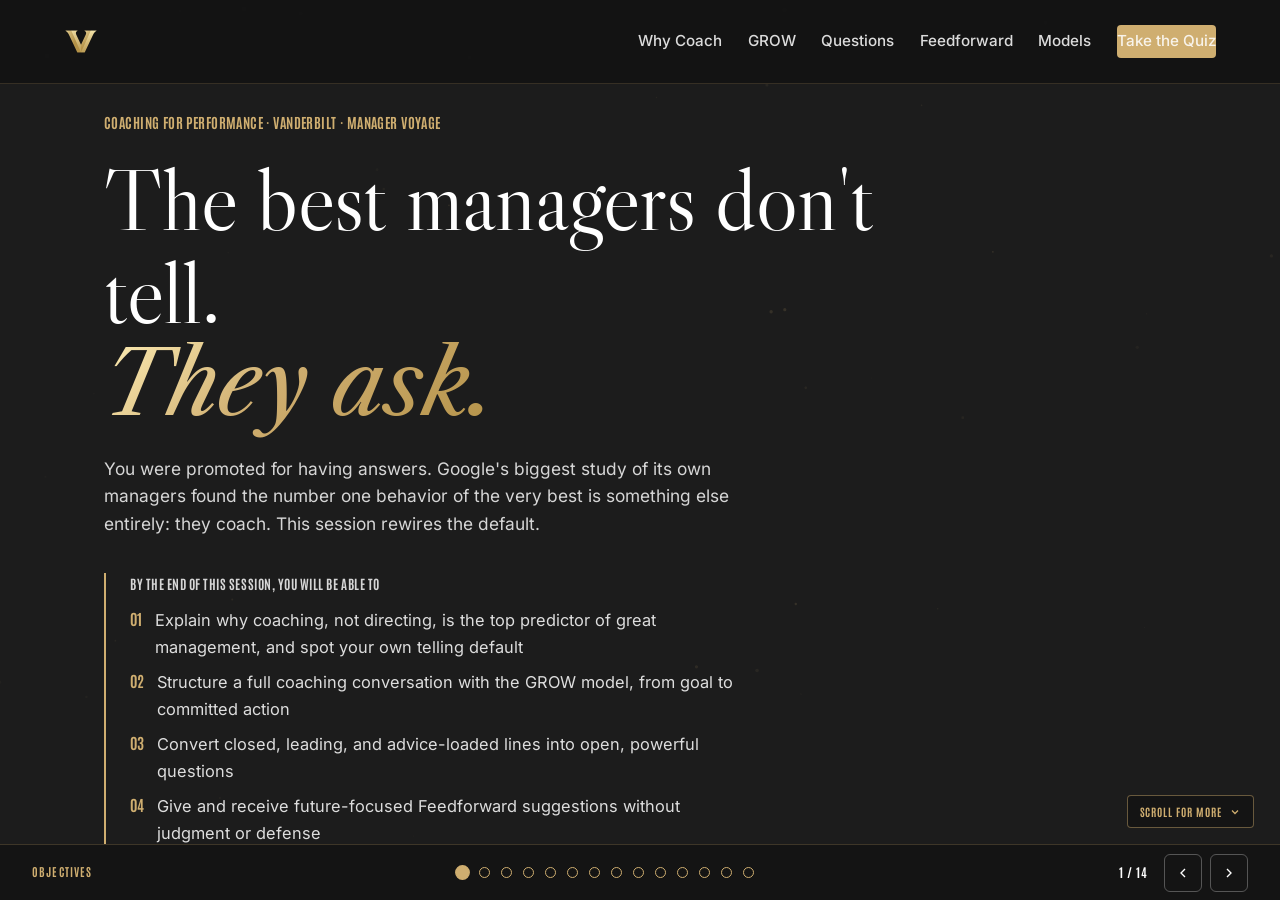
<file: web/index.html>
<!DOCTYPE html>
<html lang="en">
<head>
<meta charset="UTF-8">
<meta name="viewport" content="width=device-width, initial-scale=1">
<title>Coaching for Performance: Self-Paced | Vanderbilt</title>
<meta name="description" content="An interactive classroom experience for managers: the research case for coaching, the GROW model, powerful questions, Feedforward, and a real coaching conversation planned within the week.">
<link rel="canonical" href="https://me5231979.github.io/Coaching-for-Performance/web/">
<meta property="og:type" content="website">
<meta property="og:title" content="Coaching for Performance | Vanderbilt Learning Series">
<meta property="og:description" content="Grow people, not just tasks: GROW, powerful questions, and Feedforward, practiced live, ending in a real coaching conversation with a date on it.">
<meta property="og:url" content="https://me5231979.github.io/Coaching-for-Performance/">
<meta property="og:image" content="https://me5231979.github.io/Coaching-for-Performance/assets/img/social-card.png">
<meta property="og:image:width" content="1200">
<meta property="og:image:height" content="630">
<meta name="twitter:card" content="summary_large_image">
<meta name="twitter:title" content="Coaching for Performance | Vanderbilt Learning Series">
<meta name="twitter:image" content="https://me5231979.github.io/Coaching-for-Performance/assets/img/social-card.png">
<link rel="icon" href="../assets/img/favicon.svg" type="image/svg+xml">
<link rel="alternate icon" href="../assets/img/favicon-96.png">
<link rel="apple-touch-icon" href="../assets/img/favicon-96.png">

<link rel="preload" href="../assets/fonts/libre-caslon-display-latin-400-normal.woff2" as="font" type="font/woff2" crossorigin>
<link rel="preload" href="../assets/fonts/inter-latin-400-normal.woff2" as="font" type="font/woff2" crossorigin>

<link rel="stylesheet" href="../assets/css/styles.css?v=11">
<style>
  /* skill pills (course-level) */
  .skills { display: flex; flex-wrap: wrap; gap: .5rem; align-items: center; margin-top: 1.5rem; }
  .skills__label { font-family: var(--font-condensed); font-weight: 700; text-transform: uppercase;
    letter-spacing: .08em; font-size: .7rem; color: var(--vu-gold-flat); margin-right: .25rem; }
  .skillpill { display: inline-block; font-family: var(--font-condensed); font-weight: 700;
    text-transform: uppercase; letter-spacing: .06em; font-size: .68rem; line-height: 1.3;
    padding: .3rem .65rem; border-radius: 999px; border: 1px solid rgba(207,174,112,.55);
    color: rgba(255,255,255,.85); }
  .skillpill--core { background: var(--vu-gold-flat); border-color: var(--vu-gold-flat); color: var(--vu-black); }
</style>
</head>
<body>
<a class="skip-link" href="#s-agenda">Skip to content</a>

<!-- reading progress -->
<div class="progress" aria-hidden="true"><div class="progress__bar" id="progressBar"></div></div>

<!-- ===================== NAV ===================== -->
<header class="nav" id="nav">
  <a class="nav__brand" href="#top" aria-label="Vanderbilt University, home">
    <img class="nav__lockup" src="../assets/img/vu-lockup-white.png" alt="Vanderbilt University" width="250" height="65">
    <img class="nav__vicon" src="../assets/img/vu-v-icon-nav.png" alt="Vanderbilt University" width="34" height="25">
  </a>
  <button class="nav__toggle" aria-label="Toggle menu" aria-expanded="false" aria-controls="navlinks">
    <svg viewBox="0 0 24 24" fill="none" stroke="currentColor" stroke-width="2"><line x1="3" y1="6" x2="21" y2="6"/><line x1="3" y1="12" x2="21" y2="12"/><line x1="3" y1="18" x2="21" y2="18"/></svg>
  </button>
  <nav class="nav__links" id="navlinks" aria-label="Sections">
    <a href="#s-case">Why Coach</a>
    <a href="#s-grow">GROW</a>
    <a href="#s-questions">Questions</a>
    <a href="#s-feedforward">Feedforward</a>
    <a href="#s-models">Models</a>
    <a class="btn" href="#s-recap">Take the Quiz</a>
  </nav>
</header>

<!-- bottom navigation bar -->
<div class="bottombar" role="group" aria-label="Presentation controls">
  <span class="bottombar__title" id="barTitle"></span>
  <div class="dots" id="dots" role="navigation" aria-label="Slide navigation"></div>
  <div class="bottombar__ctrl">
    <span class="bottombar__count" id="deckCount">1 / 14</span>
    <button id="deckPrev" aria-label="Previous slide"><svg viewBox="0 0 24 24" fill="none" stroke="currentColor" stroke-width="2"><polyline points="15 18 9 12 15 6"/></svg></button>
    <button id="deckNext" aria-label="Next slide"><svg viewBox="0 0 24 24" fill="none" stroke="currentColor" stroke-width="2"><polyline points="9 18 15 12 9 6"/></svg></button>
  </div>
</div>
<button class="scrollhint" id="scrollHint" type="button" aria-label="Scroll for more on this screen">Scroll for more <svg viewBox="0 0 24 24" fill="none" stroke="currentColor" stroke-width="2.5" width="12" height="12" aria-hidden="true"><polyline points="6 9 12 15 18 9"/></svg></button>

<main class="deck" id="top">

  

  <!-- ============ 1 · HERO ============ -->
  <section class="slide on-dark hero" id="s-hero" data-title="Objectives">
    <video class="hero__video" id="heroVideo" autoplay muted playsinline preload="auto" aria-hidden="true"
      data-playlist='["https://d8j0ntlcm91z4.cloudfront.net/user_3CCurpI0FW75YAnAl4Hbz3vPdBv/hf_20260716_021301_52afe7ef-97cf-46bc-aeac-9c303a2e1c16.mp4","https://d8j0ntlcm91z4.cloudfront.net/user_3CCurpI0FW75YAnAl4Hbz3vPdBv/hf_20260716_021302_77b2b78e-fb13-4daf-8e74-3ee34649bec7.mp4","https://d8j0ntlcm91z4.cloudfront.net/user_3CCurpI0FW75YAnAl4Hbz3vPdBv/hf_20260716_021304_13f62d6f-08c9-4678-a6a1-25805e6edd2a.mp4"]'></video>
    <canvas class="hero__canvas" aria-hidden="true"></canvas>
    <div class="hero__scrim" aria-hidden="true"></div>
    <div class="wrap">
      <p class="eyebrow" data-reveal>Coaching for Performance · Vanderbilt · Manager Voyage</p>
      <h1 class="h-hero" data-reveal>The best managers don't tell.<br><em class="gold-text">They ask.</em></h1>
      <p class="lead" data-reveal style="margin-top:1.5rem">You were promoted for having answers. Google's biggest study of its own managers found the number one behavior of the very best is something else entirely: they coach. This session rewires the default.</p>
      <div class="objectives" data-reveal>
        <p class="objectives__label">By the end of this session, you will be able to</p>
        <ol class="objectives__list">
          <li>Explain why coaching, not directing, is the top predictor of great management, and spot your own telling default</li>
          <li>Structure a full coaching conversation with the GROW model, from goal to committed action</li>
          <li>Convert closed, leading, and advice-loaded lines into open, powerful questions</li>
          <li>Give and receive future-focused Feedforward suggestions without judgment or defense</li>
          <li>Choose your coaching model and commit to one real coaching conversation this week, opening question written</li>
        </ol>
      </div>
      <div class="skills" data-reveal aria-label="Skills this course builds">
        <span class="skills__label">Skills you'll build</span>
        <span class="skillpill skillpill--core">Grows self and others</span>
        <span class="skillpill skillpill--core">Leads and inspires teams</span>
        <span class="skillpill">Coaching Techniques</span>
        <span class="skillpill">Leadership Development</span>
        <span class="skillpill">Employee Engagement</span>
      </div>
      <div class="hero__cta" data-reveal>
        <a class="btn" href="#s-case">Begin the session</a>
        <a class="btn btn--ghost" href="#s-recap">Jump to the quiz</a>
      </div>
    </div>
  </section>

  <!-- ============ 2 · AGENDA ============ -->
  <section class="slide on-cream" id="s-agenda" data-title="The plan">
    <div class="wrap">
      <p class="eyebrow" data-reveal>What we'll cover</p>
      <h2 class="h2" data-reveal>Seven ideas, in <em>order</em>.</h2>
      <ol class="agenda">
        <li data-reveal><span class="num">01</span><div><h3>The case for coaching</h3><p>Google studied ten thousand of its managers. One behavior topped the list.</p></div></li>
        <li data-reveal><span class="num">02</span><div><h3>Your telling default</h3><p>Why smart managers over-direct, and how to catch yourself doing it.</p></div></li>
        <li data-reveal><span class="num">03</span><div><h3>The GROW conversation</h3><p>Goal, Reality, Options, Will. You'll run one, live, against a virtual coachee.</p></div></li>
        <li data-reveal><span class="num">04</span><div><h3>Powerful questions</h3><p>Converting advice into inquiry, and the six seconds of silence that do the work.</p></div></li>
        <li data-reveal><span class="num">05</span><div><h3>Feedforward</h3><p>Goldsmith's future-only development exchange. No past, no defensiveness.</p></div></li>
        <li data-reveal><span class="num">06</span><div><h3>Choose your model</h3><p>GROW, CLEAR, or OSKAR. Pick the structure that fits how you actually talk.</p></div></li>
        <li data-reveal><span class="num">07</span><div><h3>When NOT to coach</h3><p>Directing has its place. Knowing when is the difference between a coach and a cliché.</p></div></li>
      </ol>
    </div>
  </section>

  <!-- ============ 3 · 01 THE CASE FOR COACHING ============ -->
  <section class="slide on-light" id="s-case" data-count data-title="Why coach">
    <div class="wrap">
      <p class="eyebrow" data-reveal>Section 01 · The Case</p>
      <h2 class="h2" data-reveal>Google measured it.<br>Coaching came <em>first</em>.</h2>
      <div class="split">
        <div data-reveal>
          <p class="lead">Project Oxygen, Google's decade-long study of its own managers, ranked the behaviors of the highest-rated ones. Number one wasn't technical skill or decisiveness. It was <b>"is a good coach."</b> McKinsey describes the same shift: from <em>controller</em>, who has the answers, to <em>coach</em>, who operates with a mindset of discovery.</p>
          <p class="measure muted" style="margin-top:1rem">Start with an honest mirror. Think of your last five one-on-ones and drag the slider: in how many did THEY do the discovering, rather than you doing the telling?</p>
        </div>
        <div class="temp card" id="ratio" data-reveal>
          <p class="tag" id="ratioVal">2 of 5 were coaching</p>
          <p class="temp__readout" id="ratioReadout"></p>
          <input class="slider" type="range" id="ratioSlider" min="0" max="5" value="2" step="1" aria-label="How many of your last five one-on-ones were coaching conversations">
          <div class="slider-scale"><span>I told</span><span>Mixed</span><span>They discovered</span></div>
          <p class="why" style="font-size:.85rem;margin-top:.75rem">Private. Remember your number; you'll be asked for it again in 30 days.</p>
        </div>
      </div>

      <div class="yt" data-reveal data-embed="https://www.youtube-nocookie.com/embed/_CJDlB7S7p0" data-yttitle="Project Oxygen: Google's guide to being a better manager">
        <button class="yt__load" type="button">
          <span class="yt__play" aria-hidden="true">▶</span>
          <span class="yt__title">Watch: Project Oxygen in 6 minutes</span>
          <span class="yt__src">Google's manager research · Loads YouTube on click</span>
        </button>
        <p class="yt__alt">Prefer a new tab? <a href="https://www.youtube.com/watch?v=_CJDlB7S7p0" target="_blank" rel="noopener">Open on YouTube</a>.</p>
        <p class="why" style="margin:.35rem 0 0"><b>Why this video:</b> the whole research case in the time it takes to refill your coffee. Coaching is finding number one.</p>
      </div>

      <div class="quiz" data-quiz data-reveal style="margin-top:2.5rem">
        <p class="quiz__q">Quick check: What did Google's Project Oxygen find at the top of its list of great-manager behaviors?</p>
        <div class="quiz__options">
          <button class="opt" data-correct="1" data-why="Ahead of technical expertise, ahead of decisiveness: the best managers coach. They ask, listen, and grow people instead of just directing work."><span class="mark">A</span><span>"Is a good coach"</span></button>
          <button class="opt" data-correct="0" data-why="Technical skill mattered, but it ranked near the bottom of the list, not the top. The relational behaviors won."><span class="mark">B</span><span>"Has deep technical expertise"</span></button>
          <button class="opt" data-correct="0" data-why="Speed shows up nowhere near the top. The data pointed at growing people, not processing decisions faster."><span class="mark">C</span><span>"Makes decisions quickly"</span></button>
        </div>
        <p class="quiz__feedback" aria-live="polite"></p>
      </div>

      <details class="deeper" data-reveal>
        <summary><svg class="chev" viewBox="0 0 24 24" fill="none" stroke="currentColor" stroke-width="2.5" aria-hidden="true"><polyline points="9 18 15 12 9 6"/></svg> Go deeper</summary>
        <div class="deeper__body">
          <div><h4>In practice</h4><p>Surgeon Atul Gawande, at the top of his field, hired a coach to watch him operate, and his complication rates dropped. His argument in <a href="https://www.ted.com/talks/atul_gawande_want_to_get_great_at_something_get_a_coach" target="_blank" rel="noopener" style="text-decoration:underline">"Want to get great at something? Get a coach"</a> (TED, 17 min) is the session in one line: it's not how good you are, it's how good you're going to get. That applies to the people who report to you, and it applies to you.</p></div>
          <div class="deeper__ask"><h4><span class="mode">On your own</span></h4>
          <p class="why"><b>Do this now:</b> Write two things your best-ever manager did in conversation with you. Check them against the coaching behaviors on this slide.</p></div>
        </div>
      </details>
    </div>
  </section>

  <!-- ============ 4 · MANIFESTO ============ -->
  <section class="slide on-cream manifesto" id="s-belief" data-title="One idea">
    <div class="wrap">
      <p class="eyebrow" data-reveal>The core idea</p>
      <p>A manager's answer solves today. A manager's question builds tomorrow.</p>
    </div>
  </section>

  <!-- ============ 5 · 02 YOUR TELLING DEFAULT ============ -->
  <section class="slide on-dark" id="s-default" data-count data-title="Telling default">
    <div class="wrap">
      <p class="eyebrow" data-reveal>Section 02 · The Default</p>
      <h2 class="h2" data-reveal>You were promoted for <em>answers</em>.</h2>
      <p class="lead" data-reveal>That's the trap. Excellent doers become managers, and under pressure they do what made them excellent: solve it themselves, fast. Daniel Goleman's research names the styles; the coaching style, developing people for the future, is the one great managers reach for most and stressed managers reach for least.</p>

      <div class="grid grid-3" style="margin-top:2.5rem">
        <div class="card" data-reveal>
          <span class="tag">Directing</span>
          <h3>"Do it this way."</h3>
          <p class="muted">You hand over the answer. Fast, and right for a crisis. As a habit, it teaches your team to bring you every problem, forever.</p>
        </div>
        <div class="card" data-reveal>
          <span class="tag">Pacesetting</span>
          <h3>"Watch me do it."</h3>
          <p class="muted">You take it back and do it yourself, brilliantly. The work ships, the person shrinks, and your calendar becomes the bottleneck.</p>
        </div>
        <div class="card" data-reveal style="border-color:rgba(207,174,112,.5)">
          <span class="tag">Coaching</span>
          <h3>"What do you think?"</h3>
          <p class="muted">You ask, they discover, they own it. Slower today. Compounding forever. This is the style Project Oxygen found on top.</p>
        </div>
      </div>

      <div class="quiz" id="styleSpot" data-reveal style="margin-top:2.5rem">
        <p class="eyebrow" style="margin-bottom:.5rem">Play · Catch the style</p>
        <p class="why" style="margin-top:0"><b>Why this matters:</b> you can't change a default you can't hear. Five manager lines; name what each one is really doing.</p>
        <p class="quiz__progress" id="styleProgress"></p>
        <p class="quiz__q" id="styleQ" style="margin-top:.4rem"></p>
        <div class="quiz__options" id="styleOptions" role="group" aria-label="Style choices"></div>
        <p class="quiz__feedback" id="styleFeedback" aria-live="polite"></p>
        <div class="quiz__nav">
          <button class="btn" id="styleNext" style="visibility:hidden">Next line</button>
        </div>
        <div id="styleResult" hidden aria-live="polite"></div>
      </div>

      <details class="deeper" data-reveal>
        <summary><svg class="chev" viewBox="0 0 24 24" fill="none" stroke="currentColor" stroke-width="2.5" aria-hidden="true"><polyline points="9 18 15 12 9 6"/></svg> Go deeper</summary>
        <div class="deeper__body">
          <div><h4>In practice</h4><p>McKinsey calls the shift "from controller to coach": from the leader who provides certainty to the one who leads with discovery. The tell that you're in controller mode is physical: you're talking more than they are, and you feel the itch to interrupt with the answer. The fix costs one breath: swallow the answer, and ask "what have you tried?" For the full styles model, watch <a href="https://www.youtube.com/watch?v=zCMY82sVmW4" target="_blank" rel="noopener" style="color:var(--vu-gold-flat);text-decoration:underline">Goleman on the coaching style</a> (13 min) this week.</p></div>
          <div class="deeper__ask"><h4><span class="mode">On your own</span> · 3 min</h4>
          <p class="why"><b>Why this matters:</b> The moment you name here becomes your practice case for the rest of the session, and your real conversation in the capstone.</p>
          <ol class="steps">
            <li>Write down one recent moment you solved a problem FOR someone instead of coaching them through it.</li>
            <li>Note what it cost: their learning, your time next time, or both.</li>
            <li>Write who it was (role, not name). Keep the note in reach; every exercise from here uses it.</li>
          </ol></div>
        </div>
      </details>
    </div>
  </section>

  <!-- ============ 6 · 03 GROW ============ -->
  <section class="slide on-light" id="s-grow" data-count data-title="The GROW conversation">
    <div class="wrap">
      <p class="eyebrow" data-reveal>Section 03 · The Model</p>
      <h2 class="h2" data-reveal>Four letters run the <em>conversation</em>.</h2>
      <p class="lead" data-reveal>GROW is the most widely used coaching structure in the world, and the one Google teaches its own managers. Four stages, each powered by questions, ending in commitment.</p>

      <div class="grid grid-3" style="margin-top:2.5rem;grid-template-columns:repeat(auto-fit,minmax(200px,1fr))">
        <div class="card" data-reveal>
          <span class="tag">G · Goal</span>
          <h3>Where to?</h3>
          <p class="muted">"What would make this conversation useful?" Their goal, in their words, before anything else.</p>
        </div>
        <div class="card" data-reveal>
          <span class="tag">R · Reality</span>
          <h3>Where now?</h3>
          <p class="muted">"What's actually happening? What have you tried?" Facts before options; no diagnosis from you.</p>
        </div>
        <div class="card" data-reveal>
          <span class="tag">O · Options</span>
          <h3>What could you do?</h3>
          <p class="muted">"What else?" asked three times. The fourth option is usually better than the first.</p>
        </div>
        <div class="card" data-reveal>
          <span class="tag">W · Will</span>
          <h3>What will you do?</h3>
          <p class="muted">"What, by when, how committed, 1 to 10?" Anything under 8 means the plan isn't theirs yet.</p>
        </div>
      </div>

      <div class="yt" data-reveal data-embed="https://www.youtube-nocookie.com/embed/eIG4ZSqm2S0" data-yttitle="The GROW model with coaching questions">
        <button class="yt__load" type="button">
          <span class="yt__play" aria-hidden="true">▶</span>
          <span class="yt__title">Watch: GROW with real coaching questions (7 min)</span>
          <span class="yt__src">GROW model walkthrough · Loads YouTube on click</span>
        </button>
        <p class="yt__alt">Prefer a new tab? <a href="https://www.youtube.com/watch?v=eIG4ZSqm2S0" target="_blank" rel="noopener">Open on YouTube</a>.</p>
        <p class="why" style="margin:.35rem 0 0"><b>Why this video:</b> hear the questions asked with a real voice before you choose your own below.</p>
      </div>

      <div class="quiz" id="growSim" data-reveal style="margin-top:2.5rem">
        <p class="eyebrow" style="margin-bottom:.5rem">Play · Coach Jordan</p>
        <p class="why" style="margin-top:0"><b>Why this matters:</b> the fastest way to learn coaching is to feel a conversation open up, or shut down, based on what you say. Jordan, a capable analyst on your team, just said they're overwhelmed. Coach them through one full GROW conversation.</p>
        <p class="quiz__progress" id="growStage"></p>
        <div class="growsim__coachee" id="growCoachee" aria-live="polite"></div>
        <div class="quiz__options" id="growOptions" role="group" aria-label="What do you say next?"></div>
        <p class="quiz__feedback" id="growFeedback" aria-live="polite"></p>
        <div class="quiz__nav">
          <button class="btn btn--dark" id="growNext" style="visibility:hidden">Continue the conversation</button>
        </div>
        <div id="growResult" hidden aria-live="polite"></div>
      </div>

      <details class="deeper" data-reveal>
        <summary><svg class="chev" viewBox="0 0 24 24" fill="none" stroke="currentColor" stroke-width="2.5" aria-hidden="true"><polyline points="9 18 15 12 9 6"/></svg> Go deeper</summary>
        <div class="deeper__body">
          <div><h4>The question bank, yours to keep</h4><p><b>Goal:</b> "What would you like to focus on?" · "What does success look like?" <b>Reality:</b> "What's happening right now?" · "What have you already tried?" · "Where are things, 1 to 10?" <b>Options:</b> "What could you do?" · "What else?" (three times) · "What would you try if nothing stood in the way?" <b>Will:</b> "What will you do, by when?" · "What might get in the way?" · "How committed are you, 1 to 10?"</p></div>
          <div class="deeper__ask"><h4><span class="mode">On your own</span></h4>
          <p class="why"><b>Do this now:</b> Self-coach in writing: answer the bank's questions about your own current challenge, one stage at a time. GROW works on paper too.</p></div>
        </div>
      </details>
    </div>
  </section>

  <!-- ============ 7 · 04 POWERFUL QUESTIONS ============ -->
  <section class="slide on-dark" id="s-questions" data-count data-title="Powerful questions">
    <div class="wrap">
      <p class="eyebrow" data-reveal>Section 04 · The Craft</p>
      <h2 class="h2" data-reveal>Advice wearing a <em>question mark</em>.</h2>
      <p class="lead" data-reveal>"Have you tried delegating more?" isn't a question; it's your answer with punctuation. The International Coaching Federation calls the real thing a powerful question: open, curious, and aimed at their thinking, not your solution. Most manager questions fail the test.</p>

      <div class="quiz" id="qConvert" data-reveal style="margin-top:2.5rem">
        <p class="eyebrow" style="margin-bottom:.5rem">Play · The converter</p>
        <p class="why" style="margin-top:0"><b>Why this matters:</b> hearing the difference between advice-in-disguise and real inquiry is the core coaching skill. Five manager lines; pick the rewrite that actually opens thinking.</p>
        <p class="quiz__progress" id="qcProgress"></p>
        <p class="quiz__q" id="qcQ" style="margin-top:.4rem"></p>
        <div class="quiz__options" id="qcOptions" role="group" aria-label="Rewrite choices"></div>
        <p class="quiz__feedback" id="qcFeedback" aria-live="polite"></p>
        <div class="quiz__nav">
          <button class="btn" id="qcNext" style="visibility:hidden">Next line</button>
        </div>
        <div id="qcResult" hidden aria-live="polite"></div>
      </div>

      <div class="card" data-reveal style="margin-top:2rem;border-color:rgba(236,183,72,.4)">
        <span class="tag">The six-second rule</span>
        <p style="margin:.5rem 0 0;color:rgba(255,255,255,.85)">A powerful question deserves silence to work in. Ask it, then count six seconds in your head before you say anything else. The discomfort you feel is them thinking. Whoever breaks the silence first buys the problem.</p>
      </div>

      <details class="deeper" data-reveal>
        <summary><svg class="chev" viewBox="0 0 24 24" fill="none" stroke="currentColor" stroke-width="2.5" aria-hidden="true"><polyline points="9 18 15 12 9 6"/></svg> Go deeper</summary>
        <div class="deeper__body">
          <div><h4>In practice</h4><p>Three tests for a powerful question, from the ICF's core competencies. <b>Open:</b> it can't be answered yes or no. <b>Clean:</b> it doesn't smuggle your answer in ("don't you think…", "have you tried…"). <b>Theirs:</b> it aims at their thinking, not your curiosity, so "what matters most to you here?" beats "what did your director say exactly?" And the most reliably powerful question in coaching is also the shortest: "What else?"</p></div>
          <div class="deeper__ask"><h4><span class="mode">On your own</span></h4>
          <p class="why"><b>Do this now:</b> Do steps 1 and 2, then test your rewrite: could it be answered yes/no? Does it contain your answer? Aim it again if so.</p></div>
        </div>
      </details>
    </div>
  </section>

  <!-- ============ 8 · 05 FEEDFORWARD ============ -->
  <section class="slide on-cream" id="s-feedforward" data-count data-title="Feedforward">
    <div class="wrap">
      <p class="eyebrow" data-reveal>Section 05 · Feedforward</p>
      <h2 class="h2" data-reveal>Skip the past. Coach the <em>future</em>.</h2>
      <p class="lead" data-reveal>Marshall Goldsmith's Feedforward flips development input on its head: instead of feedback about what went wrong, you ask for suggestions about what could go right next time. People can't change the past, so conversations about it breed defense. The future is all options.</p>

      <div class="grid grid-3" style="margin-top:2rem">
        <div class="card" data-reveal>
          <span class="tag">Rule 1</span>
          <h3>Name the behavior</h3>
          <p class="muted">"I want to get better at running meetings." One behavior, stated by the person who wants to change it.</p>
        </div>
        <div class="card" data-reveal>
          <span class="tag">Rule 2</span>
          <h3>Future only</h3>
          <p class="muted">Suggestions must be about next time. Any sentence starting with "well, last week you…" is against the rules.</p>
        </div>
        <div class="card" data-reveal>
          <span class="tag">Rule 3</span>
          <h3>Only "thank you"</h3>
          <p class="muted">The receiver may not explain, defend, or even agree. Two words. That's what makes it safe to be honest.</p>
        </div>
      </div>

      <div class="yt" data-reveal data-embed="https://www.youtube-nocookie.com/embed/tFX74GIxca4" data-yttitle="Marshall Goldsmith demonstrates Feedforward">
        <button class="yt__load" type="button">
          <span class="yt__play" aria-hidden="true">▶</span>
          <span class="yt__title">Watch: Goldsmith runs Feedforward live (4 min)</span>
          <span class="yt__src">Marshall Goldsmith · Loads YouTube on click</span>
        </button>
        <p class="yt__alt">Prefer a new tab? <a href="https://www.youtube.com/watch?v=tFX74GIxca4" target="_blank" rel="noopener">Open on YouTube</a>.</p>
        <p class="why" style="margin:.35rem 0 0"><b>Why this video:</b> watch the inventor run the exercise you're about to do, in less time than the exercise takes.</p>
      </div>

      <div class="quiz" id="ffSort" data-reveal style="margin-top:2.5rem">
        <p class="eyebrow" style="margin-bottom:.5rem">Play · Past, future, or advice?</p>
        <p class="why" style="margin-top:0"><b>Why this matters:</b> feedforward fails the moment the past sneaks back in. Train your ear on five real-sounding lines.</p>
        <p class="quiz__progress" id="ffProgress"></p>
        <p class="quiz__q" id="ffQ" style="margin-top:.4rem"></p>
        <div class="quiz__options" id="ffOptions" role="group" aria-label="Classification choices"></div>
        <p class="quiz__feedback" id="ffFeedback" aria-live="polite"></p>
        <div class="quiz__nav">
          <button class="btn btn--dark" id="ffNext" style="visibility:hidden">Next line</button>
        </div>
        <div id="ffResult" hidden aria-live="polite"></div>
      </div>

      <details class="deeper" data-reveal>
        <summary><svg class="chev" viewBox="0 0 24 24" fill="none" stroke="currentColor" stroke-width="2.5" aria-hidden="true"><polyline points="9 18 15 12 9 6"/></svg> Go deeper</summary>
        <div class="deeper__body">
          <div><h4>In practice</h4><p>Goldsmith runs this with rooms of executives and the energy is always the same: fast, generous, and oddly fun, because nobody is being judged. The receiver ends up with four to six concrete ideas in ten minutes, more usable input than most annual reviews deliver. It also works one-on-one: "I'm working on interrupting less. Two ideas for next week?" is a complete feedforward request.</p></div>
          <div class="deeper__ask"><h4><span class="mode">On your own</span></h4>
          <p class="why"><b>Do this now:</b> Send the one-line request above to two colleagues today: your behavior, two ideas for next week. Reply "thank you," nothing else.</p></div>
        </div>
      </details>
    </div>
  </section>

  <!-- ============ 9 · 06 CHOOSE YOUR MODEL ============ -->
  <section class="slide on-dark" id="s-models" data-count data-title="Choose your model">
    <div class="wrap">
      <p class="eyebrow" data-reveal>Section 06 · Your Structure</p>
      <h2 class="h2" data-reveal>One size fits <em>most</em>.</h2>
      <p class="lead" data-reveal>GROW is the default for a reason, but it isn't the only structure. Two respected alternatives cover the situations GROW handles less well. The best model is the one you'll actually use.</p>

      <div class="grid grid-3" style="margin-top:2.5rem">
        <div class="card" data-reveal style="border-color:rgba(207,174,112,.5)">
          <span class="tag">GROW</span>
          <h3>The all-rounder</h3>
          <p class="muted">Goal, Reality, Options, Will. Best for everyday coaching conversations. Watch for: rushing Options; "what else?" is the whole trick.</p>
        </div>
        <div class="card" data-reveal>
          <span class="tag">CLEAR</span>
          <h3>The relationship</h3>
          <p class="muted">Contract, Listen, Explore, Action, Review. Adds an explicit up-front agreement and a review loop. Best for ongoing coaching relationships.</p>
        </div>
        <div class="card" data-reveal>
          <span class="tag">OSKAR</span>
          <h3>The un-stucker</h3>
          <p class="muted">Outcome, Scaling, Know-how, Affirm &amp; Action, Review. Solution-focused: "you're at a 4; what's already working?" Best for coachees stuck in problem-analysis.</p>
        </div>
      </div>

      <div class="quiz" id="modelMatch" data-reveal style="margin-top:2.5rem">
        <p class="eyebrow" style="margin-bottom:.5rem">Play · Match the model</p>
        <p class="why" style="margin-top:0"><b>Why this matters:</b> choosing a structure on purpose, instead of defaulting, is what turns a model from trivia into a tool. Four coachees; pick the best-fit model for each.</p>
        <p class="quiz__progress" id="mmProgress"></p>
        <p class="quiz__q" id="mmQ" style="margin-top:.4rem"></p>
        <div class="quiz__options" id="mmOptions" role="group" aria-label="Model choices"></div>
        <p class="quiz__feedback" id="mmFeedback" aria-live="polite"></p>
        <div class="quiz__nav">
          <button class="btn" id="mmNext" style="visibility:hidden">Next coachee</button>
        </div>
        <div id="mmResult" hidden aria-live="polite"></div>
      </div>

      <details class="deeper" data-reveal>
        <summary><svg class="chev" viewBox="0 0 24 24" fill="none" stroke="currentColor" stroke-width="2.5" aria-hidden="true"><polyline points="9 18 15 12 9 6"/></svg> Go deeper</summary>
        <div class="deeper__body">
          <div><h4>In practice</h4><p>Don't overthink the choice. GROW for most conversations; CLEAR when the relationship needs an explicit contract ("what do you want from me in these sessions?"); OSKAR when someone has analyzed the problem to death and needs to look at what's already working. The models share one spine: their goal, their reality, their plan. Short explainers if you want them: <a href="https://www.youtube.com/watch?v=T-g58OQf7uw" target="_blank" rel="noopener" style="color:var(--vu-gold-flat);text-decoration:underline">Peter Hawkins on CLEAR</a> (4 min) and <a href="https://www.youtube.com/watch?v=RPVhm3Eg2qI" target="_blank" rel="noopener" style="color:var(--vu-gold-flat);text-decoration:underline">an OSKAR walkthrough</a> (5 min).</p></div>
          <div class="deeper__ask"><h4><span class="mode">On your own</span></h4>
          <p class="why"><b>Do this now:</b> Answer both questions in your notes. Your capstone will ask for the choice in writing.</p></div>
        </div>
      </details>
    </div>
  </section>

  <!-- ============ 10 · 07 WHEN NOT TO COACH ============ -->
  <section class="slide on-light" id="s-when" data-count data-title="When not to coach">
    <div class="wrap">
      <p class="eyebrow" data-reveal>Section 07 · Judgment</p>
      <h2 class="h2" data-reveal>Sometimes, just <em>tell them</em>.</h2>
      <p class="lead" data-reveal>Coaching is a tool, not a religion. Harvard's leadership research calls the skill situational coaching: knowing when to ask and when to direct. A manager who coaches during a fire alarm is as broken as one who directs everything.</p>

      <div class="cols2" style="margin-top:2rem">
        <div data-reveal>
          <p class="tag">Direct when</p>
          <ul class="listcheck can">
            <li><svg class="ic" viewBox="0 0 24 24" fill="none" stroke="currentColor" stroke-width="2.5"><polyline points="20 6 9 17 4 12"/></svg>There's a genuine emergency or a hard deadline in hours</li>
            <li><svg class="ic" viewBox="0 0 24 24" fill="none" stroke="currentColor" stroke-width="2.5"><polyline points="20 6 9 17 4 12"/></svg>Safety, policy, or compliance leaves no discretion</li>
            <li><svg class="ic" viewBox="0 0 24 24" fill="none" stroke="currentColor" stroke-width="2.5"><polyline points="20 6 9 17 4 12"/></svg>The person is brand new and needs instruction, not exploration</li>
            <li><svg class="ic" viewBox="0 0 24 24" fill="none" stroke="currentColor" stroke-width="2.5"><polyline points="20 6 9 17 4 12"/></svg>They've asked for a decision you genuinely own</li>
          </ul>
        </div>
        <div data-reveal>
          <p class="tag" style="background:#CFAE70;color:#1c1c1c">Coach when</p>
          <ul class="listcheck can">
            <li><svg class="ic" viewBox="0 0 24 24" fill="none" stroke="currentColor" stroke-width="2.5"><polyline points="20 6 9 17 4 12"/></svg>They're capable of solving it and would grow from doing so</li>
            <li><svg class="ic" viewBox="0 0 24 24" fill="none" stroke="currentColor" stroke-width="2.5"><polyline points="20 6 9 17 4 12"/></svg>The same problem keeps coming back to your desk</li>
            <li><svg class="ic" viewBox="0 0 24 24" fill="none" stroke="currentColor" stroke-width="2.5"><polyline points="20 6 9 17 4 12"/></svg>There's more than one right answer</li>
            <li><svg class="ic" viewBox="0 0 24 24" fill="none" stroke="currentColor" stroke-width="2.5"><polyline points="20 6 9 17 4 12"/></svg>It's a development conversation, not a status update</li>
          </ul>
        </div>
      </div>

      <div class="quiz" data-quiz data-reveal style="margin-top:2.5rem">
        <p class="quiz__q">Quick check: A new hire, day three, asks how to submit a payroll correction before today's cutoff. You…</p>
        <div class="quiz__options">
          <button class="opt" data-correct="1" data-why="New person, hard deadline, one right answer: this is a directing moment. Show them, and coach them on something with real option-space next month."><span class="mark">A</span><span>Tell them exactly how, step by step</span></button>
          <button class="opt" data-correct="0" data-why="There is one correct process and a cutoff today. 'What have you tried?' here isn't coaching; it's hazing."><span class="mark">B</span><span>Ask "what options have you considered?"</span></button>
          <button class="opt" data-correct="0" data-why="Scaling questions are for stuck coachees with real choices, not for a compliance task with a deadline."><span class="mark">C</span><span>Ask them to rate their confidence 1 to 10</span></button>
        </div>
        <p class="quiz__feedback" aria-live="polite"></p>
      </div>

      <details class="deeper" data-reveal>
        <summary><svg class="chev" viewBox="0 0 24 24" fill="none" stroke="currentColor" stroke-width="2.5" aria-hidden="true"><polyline points="9 18 15 12 9 6"/></svg> Go deeper</summary>
        <div class="deeper__body">
          <div><h4>In practice</h4><p>The working heuristic: <b>match the mode to the moment, then default to coaching.</b> Most managers have the ratio backwards, directing most of the time and coaching only when there's spare time, which is never. The research argument for flipping the ratio is Ibarra and Scoular's <a href="https://hbr.org/2019/11/the-leader-as-coach" target="_blank" rel="noopener" style="text-decoration:underline">"The Leader as Coach"</a> (HBR); their situational grid is worth the read this week.</p></div>
          <div class="deeper__ask"><h4><span class="mode">On your own</span> · 3 min</h4>
          <p class="why"><b>Why this matters:</b> your telling moment from Section 02 gets its verdict here, with the framework instead of guilt.</p>
          <ol class="steps">
            <li>Take the moment you wrote in Section 02, where you solved it for them.</li>
            <li>Run it against the two lists above: was it honestly a directing moment, or a coaching moment you directed?</li>
            <li>If it was a coaching moment, write the opening question you WISH you'd asked. You'll want it for the capstone.</li>
          </ol></div>
        </div>
      </details>
    </div>
  </section>

  <!-- ============ 11 · RECAP QUIZ ============ -->
  <section class="slide on-cream" id="s-recap" data-title="Recap quiz">
    <div class="wrap">
      <p class="eyebrow" data-reveal>Check your understanding</p>
      <h2 class="h2" data-reveal style="margin-bottom:2rem">The <em>recap</em>.</h2>
      <div class="quiz" id="recap" data-reveal>
        <div id="recapPanel">
          <p class="quiz__progress" id="recapProgress"></p>
          <p class="quiz__q" id="recapQ" style="margin-top:.5rem"></p>
          <div class="quiz__options" id="recapOptions" role="group" aria-label="Answer choices"></div>
          <p class="quiz__feedback" id="recapFeedback" aria-live="polite"></p>
          <div class="quiz__nav">
            <button class="btn btn--dark" id="recapNext" style="visibility:hidden">Next question</button>
          </div>
        </div>
        <div id="recapResult" hidden aria-live="polite"></div>
      </div>
    </div>
  </section>

  <!-- ============ 12 · MY COACHING PLAN (capstone) ============ -->
  <section class="slide on-dark" id="s-plan" data-title="My coaching plan">
    <div class="wrap">
      <p class="eyebrow" data-reveal>Capstone · My coaching plan</p>
      <h2 class="h2" data-reveal>Now coach a <em>real one</em>.</h2>
      <p class="lead" data-reveal>You've named your telling default, run a GROW conversation, converted your advice into questions, and chosen a model. Point all of it at one real person on your team, this week.</p>
      <p class="why" data-reveal><b>Why this matters:</b> a coaching conversation with a written opening question and a date happens. Nothing you type here is saved or sent anywhere; it lives only on your screen.</p>

      <div class="plan" id="coachPlan" data-reveal>
        <div class="plan__form">
          <div class="plan__field">
            <label for="planWho"><b>1 · The conversation.</b> Who will you coach (role, not name), and about what?</label>
            <input type="text" id="planWho" maxlength="140" placeholder="e.g. a senior analyst, about growing into the team-lead role" autocomplete="off">
          </div>
          <div class="plan__field">
            <span class="plan__label"><b>2 · Your model.</b> Pick the structure you'll follow.</span>
            <div class="plan__chips" id="planModel" role="group" aria-label="Coaching model">
              <button class="opt" data-model="grow"><span>GROW, the all-rounder</span></button>
              <button class="opt" data-model="clear"><span>CLEAR, contract first</span></button>
              <button class="opt" data-model="oskar"><span>OSKAR, they're stuck</span></button>
            </div>
          </div>
          <div class="plan__field">
            <span class="plan__label"><b>3 · Your telling trap.</b> Be honest; this picks your counter-move.</span>
            <div class="plan__chips" id="planTrap" role="group" aria-label="Telling trap">
              <button class="opt" data-trap="advice"><span>I jump in with the answer</span></button>
              <button class="opt" data-trap="leading"><span>I ask questions that are really advice</span></button>
              <button class="opt" data-trap="silence"><span>I can't stand the silence</span></button>
            </div>
          </div>
          <div class="plan__field">
            <span class="plan__label"><b>4 · When will you have it?</b></span>
            <div class="plan__chips" id="planWhen" role="group" aria-label="Commitment window">
              <button class="opt" data-when="tomorrow"><span>Tomorrow</span></button>
              <button class="opt" data-when="threedays"><span>Within 3 days</span></button>
              <button class="opt" data-when="week"><span>Within 7 days</span></button>
            </div>
          </div>
          <div class="lab__runrow">
            <button class="btn" id="planBuild" disabled>Build my plan</button>
            <span class="quiz__progress" id="planStatus">Fill in all four parts</span>
          </div>
        </div>
        <div class="lab__outcome" id="planOut" hidden aria-live="polite"></div>
      </div>
    </div>
  </section>

  <!-- ============ 13 · GLOSSARY ============ -->
  <section class="slide on-cream" id="s-glossary" data-title="Glossary">
    <div class="wrap wrap-wide">
      <p class="eyebrow" data-reveal>Reference · Flip to reveal</p>
      <h2 class="h2" data-reveal style="margin-bottom:2rem">The <em>vocabulary</em>.</h2>
      <div class="glossary">
        <button class="flip" data-reveal aria-label="GROW, flip for definition"><div class="flip__inner"><div class="flip__face flip__front"><span class="hint">Term</span><h3>GROW</h3></div><div class="flip__face flip__back"><span class="hint">Definition</span><p>Goal, Reality, Options, Will: Whitmore's four-stage coaching structure, the most widely used in the world.</p></div></div></button>
        <button class="flip" data-reveal aria-label="CLEAR, flip for definition"><div class="flip__inner"><div class="flip__face flip__front"><span class="hint">Term</span><h3>CLEAR</h3></div><div class="flip__face flip__back"><span class="hint">Definition</span><p>Hawkins' model: Contract, Listen, Explore, Action, Review. Adds explicit agreement and a review loop for ongoing relationships.</p></div></div></button>
        <button class="flip" data-reveal aria-label="OSKAR, flip for definition"><div class="flip__inner"><div class="flip__face flip__front"><span class="hint">Term</span><h3>OSKAR</h3></div><div class="flip__face flip__back"><span class="hint">Definition</span><p>Outcome, Scaling, Know-how, Affirm &amp; Action, Review. Solution-focused: builds from what's already working.</p></div></div></button>
        <button class="flip" data-reveal aria-label="Powerful question, flip for definition"><div class="flip__inner"><div class="flip__face flip__front"><span class="hint">Term</span><h3>Powerful Question</h3></div><div class="flip__face flip__back"><span class="hint">Definition</span><p>Open, clean of your answer, and aimed at their thinking. The ICF's core coaching move.</p></div></div></button>
        <button class="flip" data-reveal aria-label="Feedforward, flip for definition"><div class="flip__inner"><div class="flip__face flip__front"><span class="hint">Term</span><h3>Feedforward</h3></div><div class="flip__face flip__back"><span class="hint">Definition</span><p>Goldsmith's exchange: name a behavior, receive future-only suggestions, reply only "thank you."</p></div></div></button>
        <button class="flip" data-reveal aria-label="Active listening, flip for definition"><div class="flip__inner"><div class="flip__face flip__front"><span class="hint">Term</span><h3>Active Listening</h3></div><div class="flip__face flip__back"><span class="hint">Definition</span><p>Listening to understand rather than to reply: paraphrase, notice what's unsaid, and resist rehearsing your answer.</p></div></div></button>
        <button class="flip" data-reveal aria-label="Project Oxygen, flip for definition"><div class="flip__inner"><div class="flip__face flip__front"><span class="hint">Term</span><h3>Project Oxygen</h3></div><div class="flip__face flip__back"><span class="hint">Definition</span><p>Google's decade-long study of its own managers. Behavior #1 of the best: "is a good coach."</p></div></div></button>
        <button class="flip" data-reveal aria-label="Controller to coach, flip for definition"><div class="flip__inner"><div class="flip__face flip__front"><span class="hint">Term</span><h3>Controller → Coach</h3></div><div class="flip__face flip__back"><span class="hint">Definition</span><p>McKinsey's leadership shift: from providing certainty and answers to leading with curiosity and discovery.</p></div></div></button>
        <button class="flip" data-reveal aria-label="Scaling question, flip for definition"><div class="flip__inner"><div class="flip__face flip__front"><span class="hint">Term</span><h3>Scaling Question</h3></div><div class="flip__face flip__back"><span class="hint">Definition</span><p>"Where are you, 1 to 10, and what would move you one point?" Turns vague feelings into a workable number.</p></div></div></button>
        <button class="flip" data-reveal aria-label="What else, flip for definition"><div class="flip__inner"><div class="flip__face flip__front"><span class="hint">Term</span><h3>"What Else?"</h3></div><div class="flip__face flip__back"><span class="hint">Definition</span><p>The most powerful two words in coaching. Asked three times in Options, it gets past the first, obvious answer.</p></div></div></button>
        <button class="flip" data-reveal aria-label="Situational coaching, flip for definition"><div class="flip__inner"><div class="flip__face flip__front"><span class="hint">Term</span><h3>Situational Coaching</h3></div><div class="flip__face flip__back"><span class="hint">Definition</span><p>Ibarra &amp; Scoular's skill of moving between directing and coaching on purpose, matched to the moment.</p></div></div></button>
        <button class="flip" data-reveal aria-label="Coaching versus mentoring, flip for definition"><div class="flip__inner"><div class="flip__face flip__front"><span class="hint">Term</span><h3>Coaching vs Mentoring</h3></div><div class="flip__face flip__back"><span class="hint">Definition</span><p>A mentor shares their path; a coach helps you find yours. Mentors talk about themselves; coaches almost never do.</p></div></div></button>
      </div>
    </div>
  </section>

  <!-- ============ 14 · CLOSING ============ -->
  <section class="slide on-dark" id="s-close" data-title="Wrap-up">
    <div class="wrap" style="text-align:center">
      <img src="../assets/img/vu-centered-white.png" alt="Vanderbilt University" width="120" height="125" style="margin:0 auto 2rem;width:clamp(96px,10vw,130px);height:auto" data-reveal>
      <h2 class="h2 gold-text" data-reveal style="max-width:20ch;margin-inline:auto">Now go ask the <em>question</em>.</h2>
      <p class="lead" data-reveal style="margin:1.25rem auto 0;color:rgba(255,255,255,.82)">You have a model, an opening question, a counter-move for your telling trap, and a date. The person you named is about to get a better manager.</p>
      <div class="vidcard vidcard--feature" data-reveal style="text-align:left;max-width:680px;margin:2.25rem auto 0;cursor:default">
        <div class="vidcard__top"><span class="vidcard__src">Your one next step · This week</span><span class="vidcard__dur">Within 7 days</span></div>
        <h3>The coaching conversation you just planned</h3>
        <p>Book the time before you leave this room and tell one colleague which model you're using. In 30 days you'll be asked your coaching ratio again; the plan you just built is how the number moves.</p>
      </div>
      <p class="why" data-reveal style="margin:1.5rem auto 0;max-width:52ch;text-align:center"><b>Before you go:</b> say your opening question out loud, or type it in the chat. A question you've said once is a question you'll ask.</p>
      <div class="hero__cta" data-reveal style="justify-content:center;margin-top:1.75rem">
        <a class="btn" href="../cheatsheet.html" target="_blank" rel="noopener">Take the cheat sheet</a>
        <a class="btn btn--ghost" href="../worksheet.html" target="_blank" rel="noopener">Print the plan worksheet</a>
        <a class="btn btn--ghost" href="#s-recap">Retake the quiz</a>
      </div>
    </div>
  <!-- ============ FOOTER ============ -->
<footer class="footer" aria-labelledby="footHead">
  <div class="wrap">
    <div class="footer__grid">
      <div>
        <img src="../assets/img/vu-lockup-white.png" alt="Vanderbilt University" width="300" height="78" style="width:min(300px,80%);height:auto">
        <p class="brandline" id="footHead">Ask. Listen. Grow people.</p>
      </div>
      <div>
        <h4>Sections</h4>
        <ul>
          <li><a href="#s-case">The Case for Coaching</a></li>
          <li><a href="#s-grow">The GROW Conversation</a></li>
          <li><a href="#s-questions">Powerful Questions</a></li>
          <li><a href="#s-feedforward">Feedforward</a></li>
          <li><a href="#s-models">Choose Your Model</a></li>
        </ul>
      </div>
      <div>
        <h4>Keep Learning</h4>
        <ul>
          <li><a href="#s-glossary">Glossary</a></li>
          <li><a href="#s-recap">Knowledge Check</a></li>
          <li><a href="#s-plan">My Coaching Plan</a></li>
          <li><a href="#s-close">Your Next Step</a></li>
          <li><a href="../">Classroom edition (for facilitators)</a></li>
          <li><a href="https://me5231979.github.io/Course_Library/">Course Library</a></li>
          <li><a href="#top">Start Over</a></li>
        </ul>
      </div>
    </div>
    <div class="footer__legal">
      <span>© <span id="year">2026</span> Vanderbilt University. For classroom and self-paced learning.</span>
      <span>Questions? <a href="mailto:chart@vanderbilt.edu" style="color:rgba(255,255,255,.7);text-decoration:underline">chart@vanderbilt.edu</a><!-- [EDIT] program contact --> · Coaching for Performance · A Vanderbilt learning experience</span>
    </div>
  </div>
</footer>
  </section>

</main>



<script src="../assets/js/qrcode.js?v=1"></script>
<script src="../assets/js/main.js?v=12"></script>
</body>
</html>
</file>
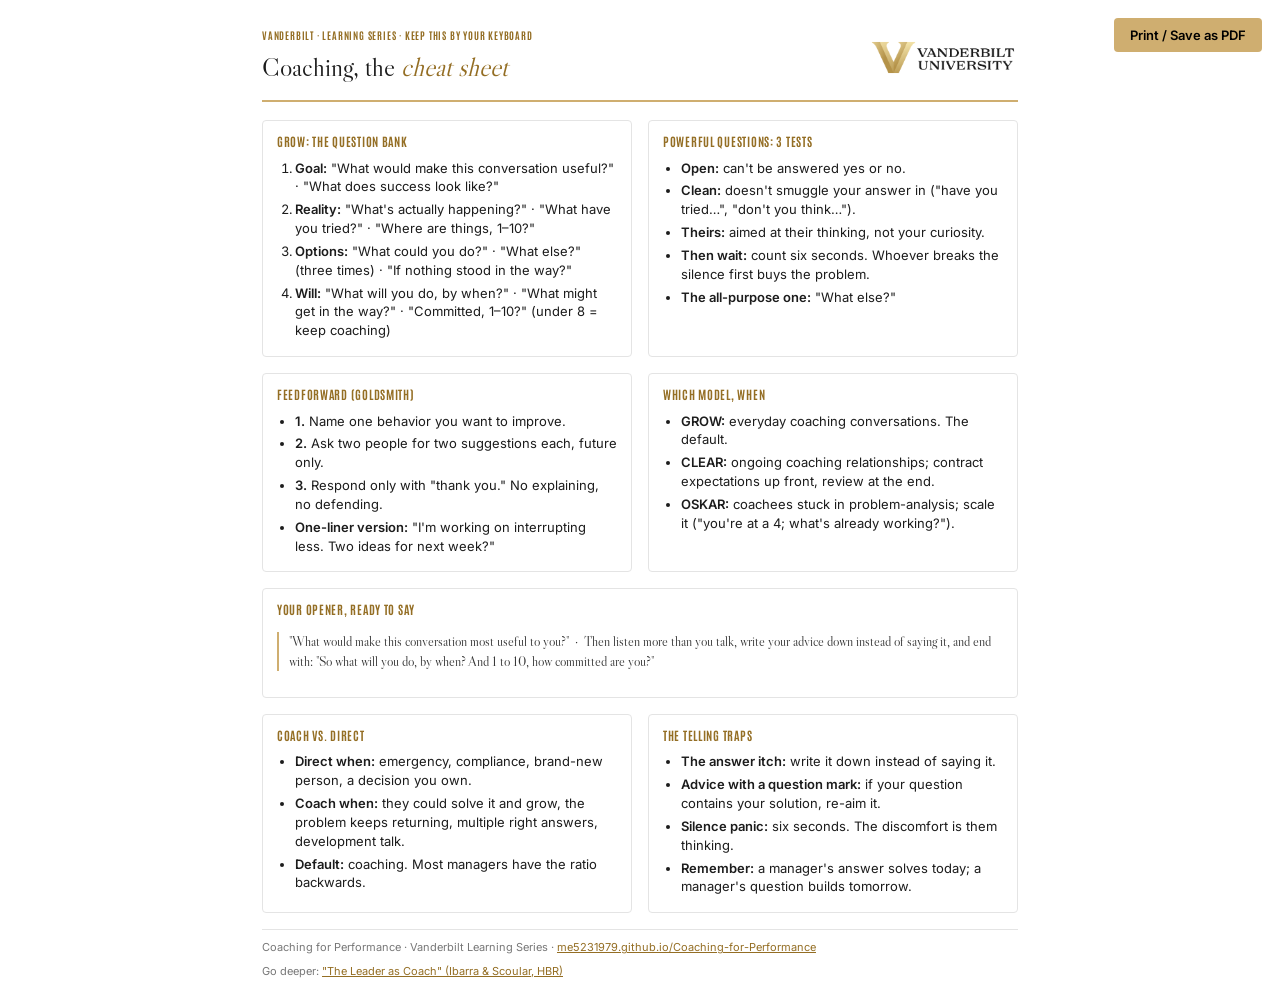
<file: cheatsheet.html>
<!DOCTYPE html>
<html lang="en">
<head>
<meta charset="UTF-8">
<meta name="viewport" content="width=device-width, initial-scale=1">
<title>Coaching Cheat Sheet | Vanderbilt</title>
<meta name="robots" content="noindex">
<style>
  @font-face { font-family: 'Libre Caslon Display'; font-style: normal; font-weight: 400;
    src: url('assets/fonts/libre-caslon-display-latin-400-normal.woff2') format('woff2'); }
  @font-face { font-family: 'Inter'; font-style: normal; font-weight: 400;
    src: url('assets/fonts/inter-latin-400-normal.woff2') format('woff2'); }
  @font-face { font-family: 'Inter'; font-style: normal; font-weight: 600;
    src: url('assets/fonts/inter-latin-600-normal.woff2') format('woff2'); }
  @font-face { font-family: 'Antonio'; font-style: normal; font-weight: 700;
    src: url('assets/fonts/antonio-latin-700-normal.woff2') format('woff2'); }
  * { box-sizing: border-box; }
  body { margin: 0; font-family: 'Inter', Arial, sans-serif; color: #1C1C1C; background: #fff;
    font-size: 13px; line-height: 1.45; }
  .sheet { max-width: 820px; margin: 0 auto; padding: 28px 32px; }
  header { display: flex; align-items: center; justify-content: space-between; gap: 16px;
    border-bottom: 2px solid #CFAE70; padding-bottom: 14px; margin-bottom: 18px; }
  header img { width: 150px; }
  h1 { font-family: 'Libre Caslon Display', 'Times New Roman', serif; font-weight: 400;
    font-size: 26px; margin: 0; }
  h1 em { font-style: italic; color: #946E24; }
  .eyebrow { font-family: 'Antonio', Impact, sans-serif; font-weight: 700; text-transform: uppercase;
    letter-spacing: .08em; font-size: 10px; color: #946E24; margin: 0 0 6px; }
  .grid { display: grid; grid-template-columns: 1fr 1fr; gap: 16px; }
  .box { border: 1px solid #E4E4E4; border-radius: 4px; padding: 12px 14px; break-inside: avoid; }
  .box h2 { font-family: 'Antonio', Impact, sans-serif; font-weight: 700; text-transform: uppercase;
    letter-spacing: .06em; font-size: 12px; color: #946E24; margin: 0 0 8px; }
  ol, ul { margin: 0; padding-left: 18px; }
  li { margin-bottom: 4px; }
  b { font-weight: 600; }
  .full { grid-column: 1 / -1; }
  .prompt { font-family: 'Libre Caslon Display', serif; font-size: 13.5px; border-left: 2px solid #CFAE70;
    padding-left: 10px; color: #333; }
  footer { margin-top: 16px; border-top: 1px solid #E4E4E4; padding-top: 10px; font-size: 11px; color: #777;
    display: flex; justify-content: space-between; flex-wrap: wrap; gap: 8px; }
  a { color: #946E24; }
  .printbtn { position: fixed; right: 18px; top: 18px; background: #CFAE70; border: 0; border-radius: 4px;
    padding: 9px 16px; font-family: Inter, Arial, sans-serif; font-weight: 600; font-size: 13px; cursor: pointer; }
  @media print { .printbtn { display: none; } body { font-size: 11.5px; } .sheet { padding: 0; max-width: none; } }
  @media (max-width: 640px) { .grid { grid-template-columns: 1fr; } }
</style>
</head>
<body>
<button class="printbtn" onclick="window.print()">Print / Save as PDF</button>
<div class="sheet">
  <header>
    <div>
      <p class="eyebrow">Vanderbilt · Learning Series · Keep this by your keyboard</p>
      <h1>Coaching, the <em>cheat sheet</em></h1>
    </div>
    <img src="assets/img/vu-lockup-black.png" alt="Vanderbilt University">
  </header>

  <div class="grid">
    <div class="box">
      <h2>GROW: the question bank</h2>
      <ol>
        <li><b>Goal:</b> "What would make this conversation useful?" · "What does success look like?"</li>
        <li><b>Reality:</b> "What's actually happening?" · "What have you tried?" · "Where are things, 1–10?"</li>
        <li><b>Options:</b> "What could you do?" · "What else?" (three times) · "If nothing stood in the way?"</li>
        <li><b>Will:</b> "What will you do, by when?" · "What might get in the way?" · "Committed, 1–10?" (under 8 = keep coaching)</li>
      </ol>
    </div>

    <div class="box">
      <h2>Powerful questions: 3 tests</h2>
      <ul>
        <li><b>Open:</b> can't be answered yes or no.</li>
        <li><b>Clean:</b> doesn't smuggle your answer in ("have you tried…", "don't you think…").</li>
        <li><b>Theirs:</b> aimed at their thinking, not your curiosity.</li>
        <li><b>Then wait:</b> count six seconds. Whoever breaks the silence first buys the problem.</li>
        <li><b>The all-purpose one:</b> "What else?"</li>
      </ul>
    </div>

    <div class="box">
      <h2>Feedforward (Goldsmith)</h2>
      <ul>
        <li><b>1.</b> Name one behavior you want to improve.</li>
        <li><b>2.</b> Ask two people for two suggestions each, future only.</li>
        <li><b>3.</b> Respond only with "thank you." No explaining, no defending.</li>
        <li><b>One-liner version:</b> "I'm working on interrupting less. Two ideas for next week?"</li>
      </ul>
    </div>

    <div class="box">
      <h2>Which model, when</h2>
      <ul>
        <li><b>GROW:</b> everyday coaching conversations. The default.</li>
        <li><b>CLEAR:</b> ongoing coaching relationships; contract expectations up front, review at the end.</li>
        <li><b>OSKAR:</b> coachees stuck in problem-analysis; scale it ("you're at a 4; what's already working?").</li>
      </ul>
    </div>

    <div class="box full">
      <h2>Your opener, ready to say</h2>
      <p class="prompt">"What would make this conversation most useful to you?" &nbsp;·&nbsp; Then listen more than you talk, write your advice down instead of saying it, and end with: "So what will you do, by when? And 1 to 10, how committed are you?"</p>
    </div>

    <div class="box">
      <h2>Coach vs. direct</h2>
      <ul>
        <li><b>Direct when:</b> emergency, compliance, brand-new person, a decision you own.</li>
        <li><b>Coach when:</b> they could solve it and grow, the problem keeps returning, multiple right answers, development talk.</li>
        <li><b>Default:</b> coaching. Most managers have the ratio backwards.</li>
      </ul>
    </div>

    <div class="box">
      <h2>The telling traps</h2>
      <ul>
        <li><b>The answer itch:</b> write it down instead of saying it.</li>
        <li><b>Advice with a question mark:</b> if your question contains your solution, re-aim it.</li>
        <li><b>Silence panic:</b> six seconds. The discomfort is them thinking.</li>
        <li><b>Remember:</b> a manager's answer solves today; a manager's question builds tomorrow.</li>
      </ul>
    </div>
  </div>

  <footer>
    <span>Coaching for Performance · Vanderbilt Learning Series · <a href="https://me5231979.github.io/Coaching-for-Performance/">me5231979.github.io/Coaching-for-Performance</a></span>
    <span>Go deeper: <a href="https://hbr.org/2019/11/the-leader-as-coach">"The Leader as Coach" (Ibarra &amp; Scoular, HBR)</a></span>
  </footer>
</div>
</body>
</html>
</file>
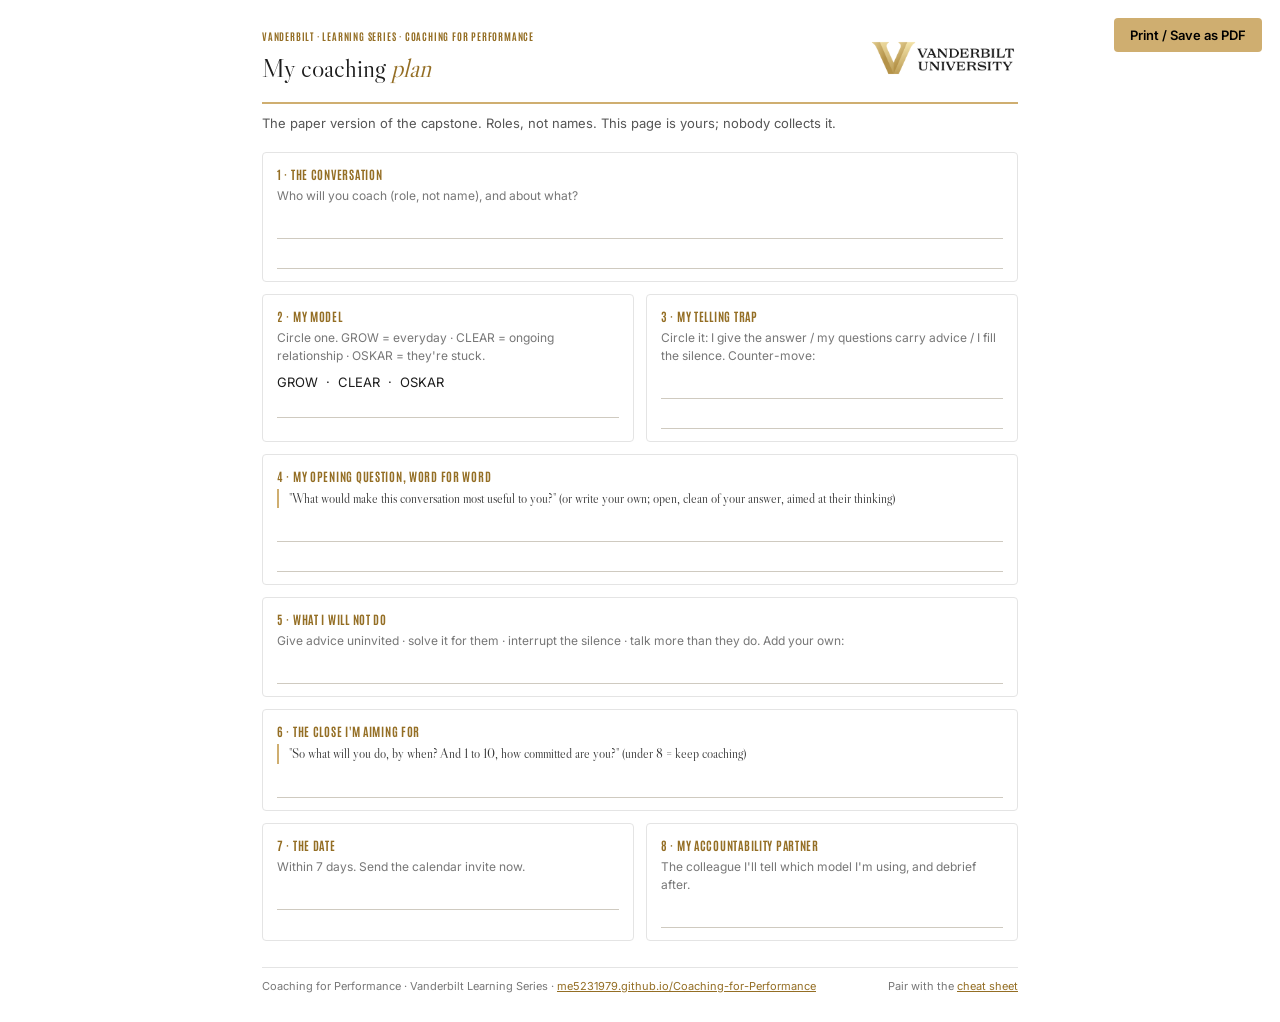
<file: worksheet.html>
<!DOCTYPE html>
<html lang="en">
<head>
<meta charset="UTF-8">
<meta name="viewport" content="width=device-width, initial-scale=1">
<title>My Coaching Plan Worksheet | Vanderbilt</title>
<meta name="robots" content="noindex">
<style>
  @font-face { font-family: 'Libre Caslon Display'; font-style: normal; font-weight: 400;
    src: url('assets/fonts/libre-caslon-display-latin-400-normal.woff2') format('woff2'); }
  @font-face { font-family: 'Inter'; font-style: normal; font-weight: 400;
    src: url('assets/fonts/inter-latin-400-normal.woff2') format('woff2'); }
  @font-face { font-family: 'Inter'; font-style: normal; font-weight: 600;
    src: url('assets/fonts/inter-latin-600-normal.woff2') format('woff2'); }
  @font-face { font-family: 'Antonio'; font-style: normal; font-weight: 700;
    src: url('assets/fonts/antonio-latin-700-normal.woff2') format('woff2'); }
  * { box-sizing: border-box; }
  body { margin: 0; font-family: 'Inter', Arial, sans-serif; color: #1C1C1C; background: #fff;
    font-size: 13px; line-height: 1.5; }
  .sheet { max-width: 820px; margin: 0 auto; padding: 28px 32px; }
  header { display: flex; align-items: center; justify-content: space-between; gap: 16px;
    border-bottom: 2px solid #CFAE70; padding-bottom: 14px; margin-bottom: 6px; }
  header img { width: 150px; }
  h1 { font-family: 'Libre Caslon Display', 'Times New Roman', serif; font-weight: 400;
    font-size: 26px; margin: 0; }
  h1 em { font-style: italic; color: #946E24; }
  .eyebrow { font-family: 'Antonio', Impact, sans-serif; font-weight: 700; text-transform: uppercase;
    letter-spacing: .08em; font-size: 10px; color: #946E24; margin: 0 0 6px; }
  .intro { color: #555; margin: 10px 0 18px; }
  .field { border: 1px solid #E4E4E4; border-radius: 4px; padding: 12px 14px; margin-bottom: 12px;
    break-inside: avoid; }
  .field h2 { font-family: 'Antonio', Impact, sans-serif; font-weight: 700; text-transform: uppercase;
    letter-spacing: .06em; font-size: 12px; color: #946E24; margin: 0 0 4px; }
  .field p.hint { margin: 0 0 8px; color: #777; font-size: 12px; }
  .lines { border-bottom: 1px solid #cfcac0; height: 26px; }
  .lines + .lines { margin-top: 4px; }
  .two { display: grid; grid-template-columns: 1fr 1fr; gap: 12px; }
  .prompt { font-family: 'Libre Caslon Display', serif; font-size: 13px; color: #333;
    border-left: 2px solid #CFAE70; padding-left: 10px; margin: 0 0 8px; }
  footer { margin-top: 14px; border-top: 1px solid #E4E4E4; padding-top: 10px; font-size: 11px; color: #777;
    display: flex; justify-content: space-between; flex-wrap: wrap; gap: 8px; }
  a { color: #946E24; }
  .printbtn { position: fixed; right: 18px; top: 18px; background: #CFAE70; border: 0; border-radius: 4px;
    padding: 9px 16px; font-family: Inter, Arial, sans-serif; font-weight: 600; font-size: 13px; cursor: pointer; }
  @media print { .printbtn { display: none; } body { font-size: 11.5px; } .sheet { padding: 0; max-width: none; } }
  @media (max-width: 640px) { .two { grid-template-columns: 1fr; } }
</style>
</head>
<body>
<button class="printbtn" onclick="window.print()">Print / Save as PDF</button>
<div class="sheet">
  <header>
    <div>
      <p class="eyebrow">Vanderbilt · Learning Series · Coaching for Performance</p>
      <h1>My coaching <em>plan</em></h1>
    </div>
    <img src="assets/img/vu-lockup-black.png" alt="Vanderbilt University">
  </header>
  <p class="intro">The paper version of the capstone. Roles, not names. This page is yours; nobody collects it.</p>

  <div class="field">
    <h2>1 · The conversation</h2>
    <p class="hint">Who will you coach (role, not name), and about what?</p>
    <div class="lines"></div>
    <div class="lines"></div>
  </div>

  <div class="two">
    <div class="field">
      <h2>2 · My model</h2>
      <p class="hint">Circle one. GROW = everyday · CLEAR = ongoing relationship · OSKAR = they're stuck.</p>
      <p style="margin:0">GROW&nbsp;&nbsp;·&nbsp;&nbsp;CLEAR&nbsp;&nbsp;·&nbsp;&nbsp;OSKAR</p>
      <div class="lines"></div>
    </div>
    <div class="field">
      <h2>3 · My telling trap</h2>
      <p class="hint">Circle it: I give the answer / my questions carry advice / I fill the silence. Counter-move:</p>
      <div class="lines"></div>
      <div class="lines"></div>
    </div>
  </div>

  <div class="field">
    <h2>4 · My opening question, word for word</h2>
    <p class="prompt">"What would make this conversation most useful to you?" (or write your own; open, clean of your answer, aimed at their thinking)</p>
    <div class="lines"></div>
    <div class="lines"></div>
  </div>

  <div class="field">
    <h2>5 · What I will NOT do</h2>
    <p class="hint">Give advice uninvited · solve it for them · interrupt the silence · talk more than they do. Add your own:</p>
    <div class="lines"></div>
  </div>

  <div class="field">
    <h2>6 · The close I'm aiming for</h2>
    <p class="prompt">"So what will you do, by when? And 1 to 10, how committed are you?" (under 8 = keep coaching)</p>
    <div class="lines"></div>
  </div>

  <div class="two">
    <div class="field">
      <h2>7 · The date</h2>
      <p class="hint">Within 7 days. Send the calendar invite now.</p>
      <div class="lines"></div>
    </div>
    <div class="field">
      <h2>8 · My accountability partner</h2>
      <p class="hint">The colleague I'll tell which model I'm using, and debrief after.</p>
      <div class="lines"></div>
    </div>
  </div>

  <footer>
    <span>Coaching for Performance · Vanderbilt Learning Series · <a href="https://me5231979.github.io/Coaching-for-Performance/">me5231979.github.io/Coaching-for-Performance</a></span>
    <span>Pair with the <a href="cheatsheet.html">cheat sheet</a></span>
  </footer>
</div>
</body>
</html>
</file>
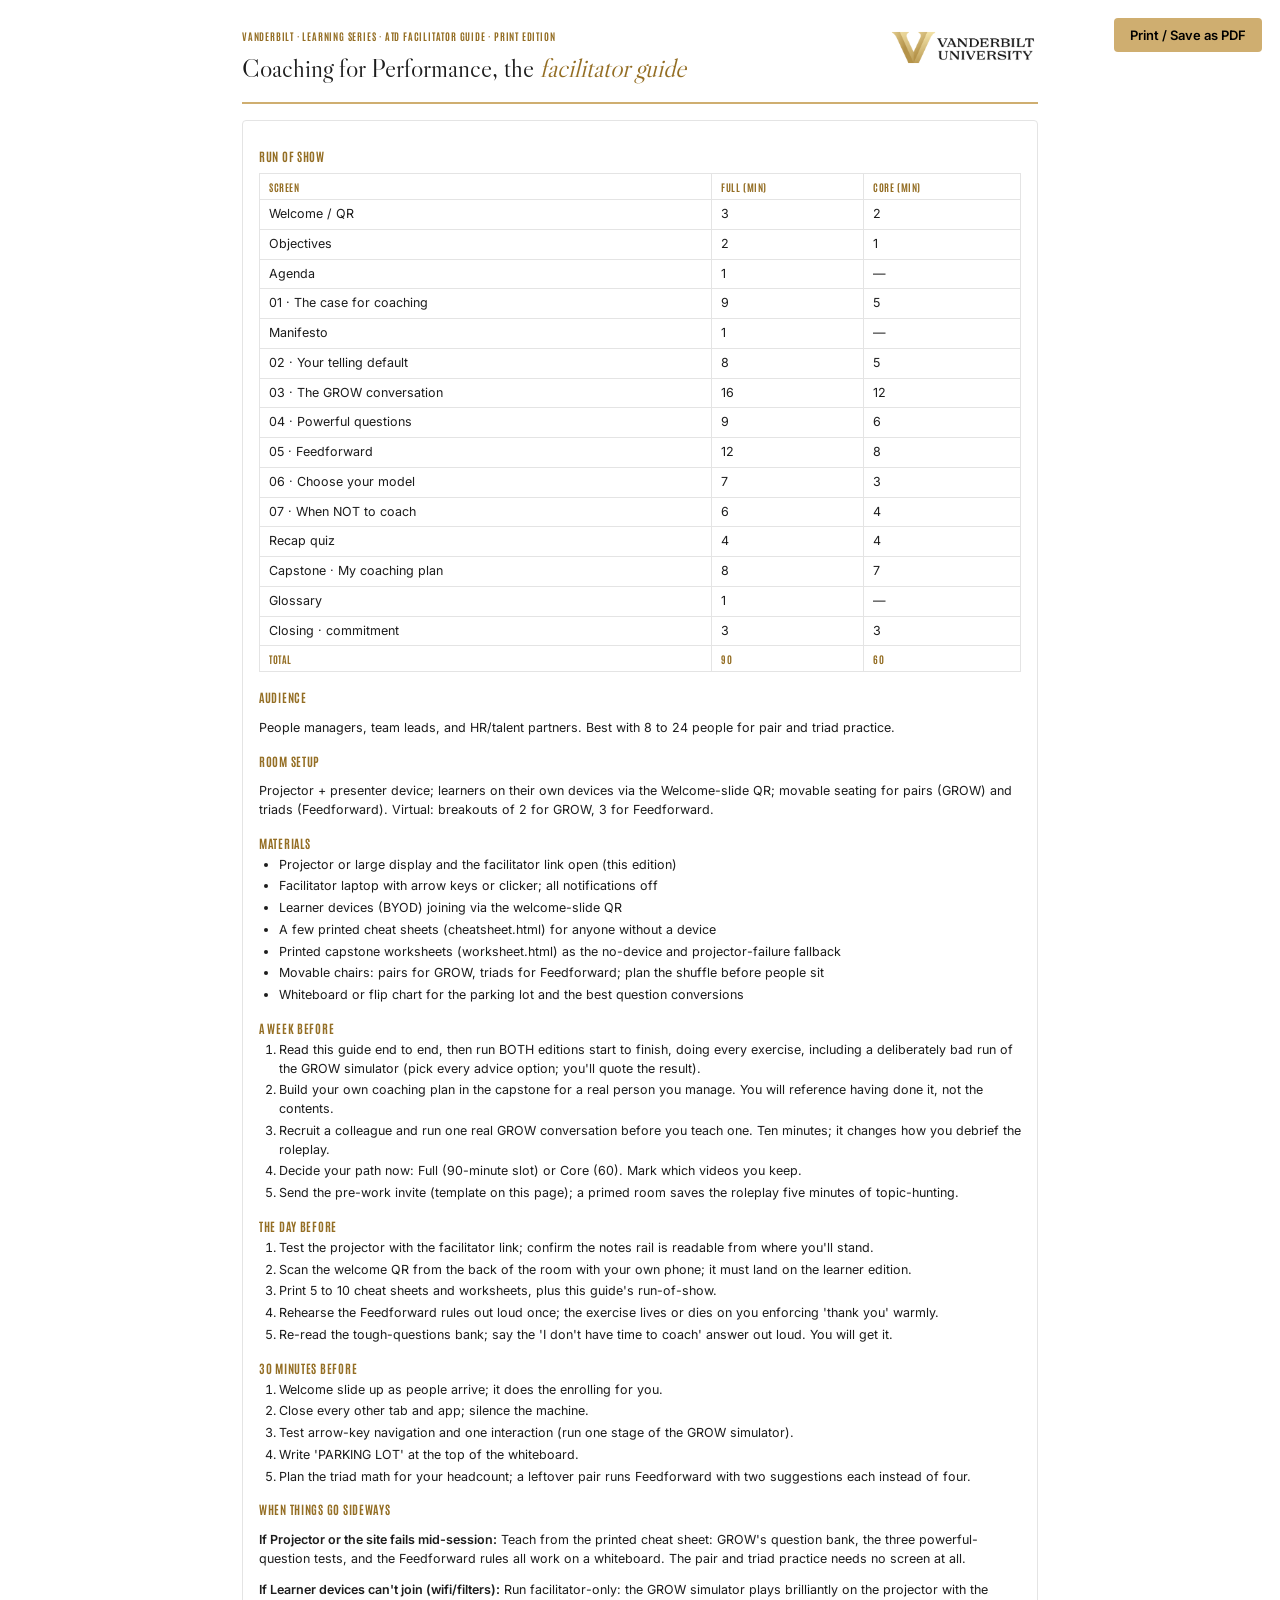
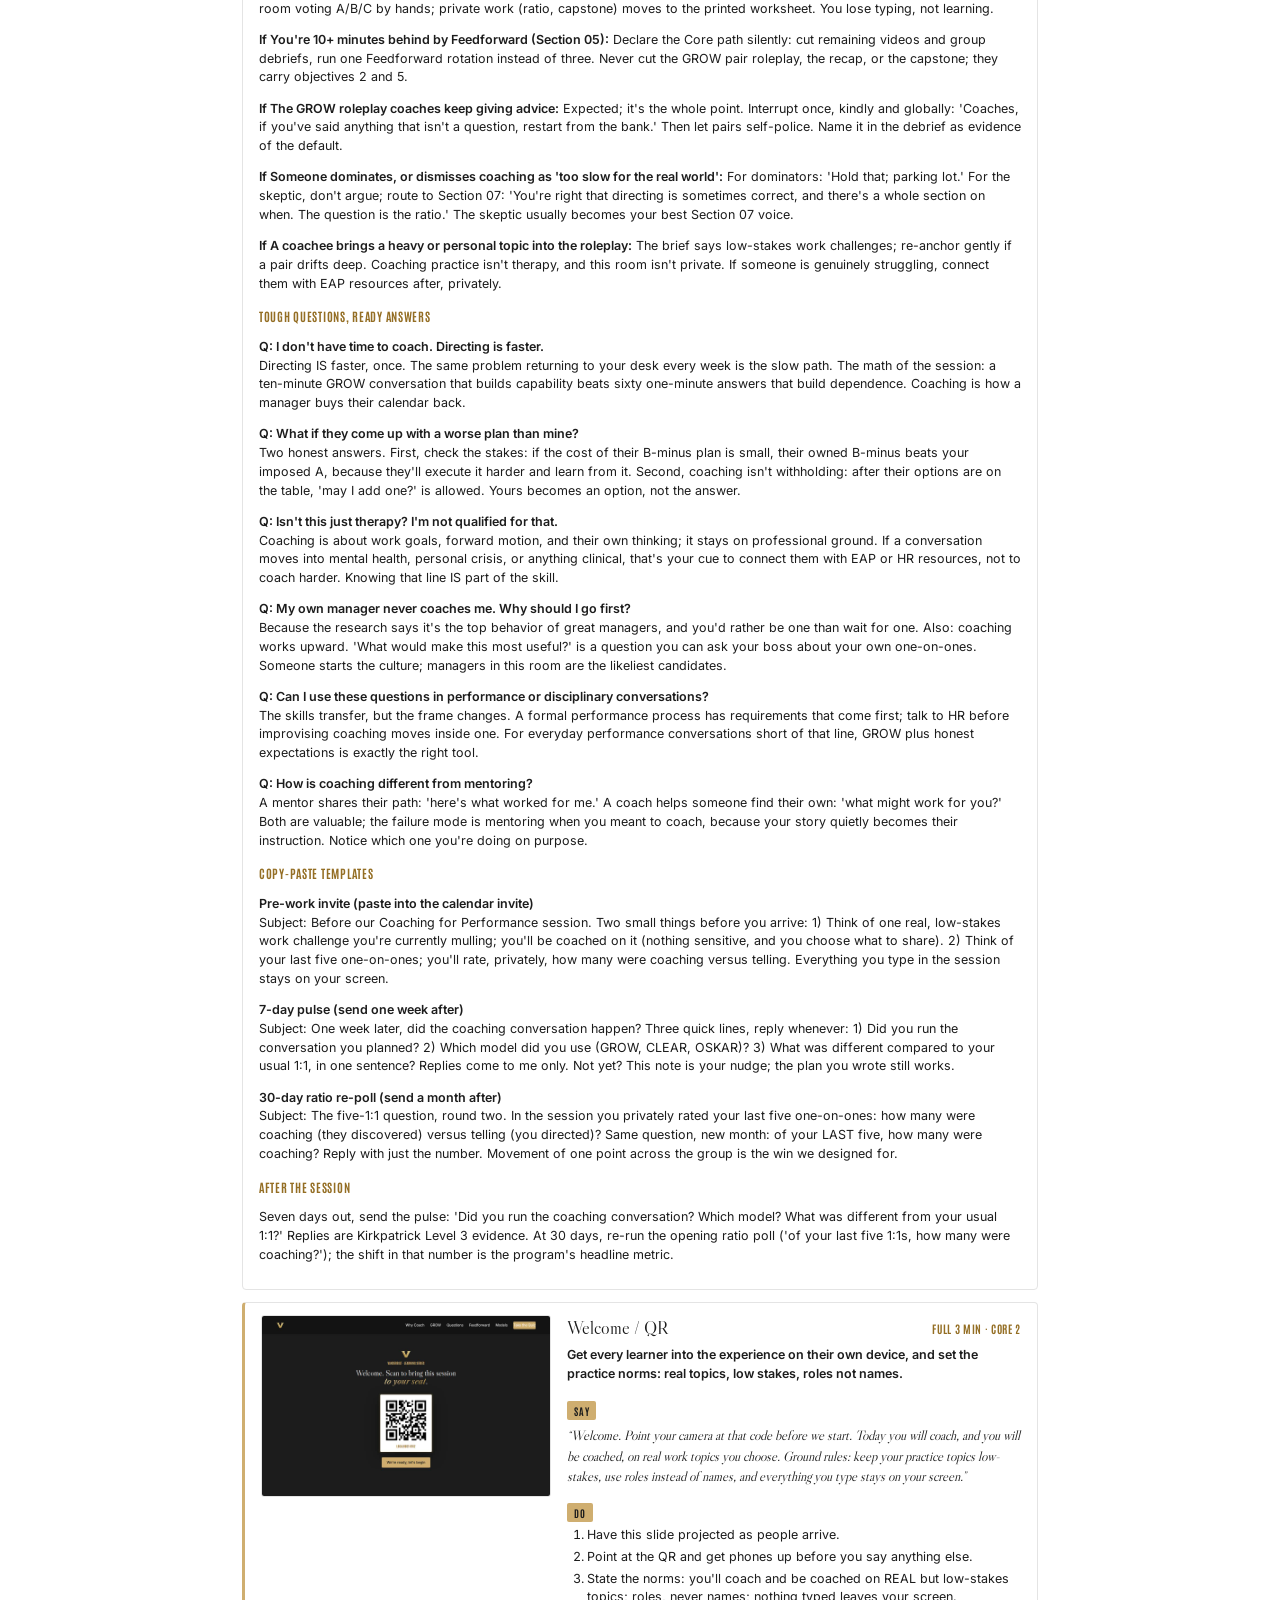
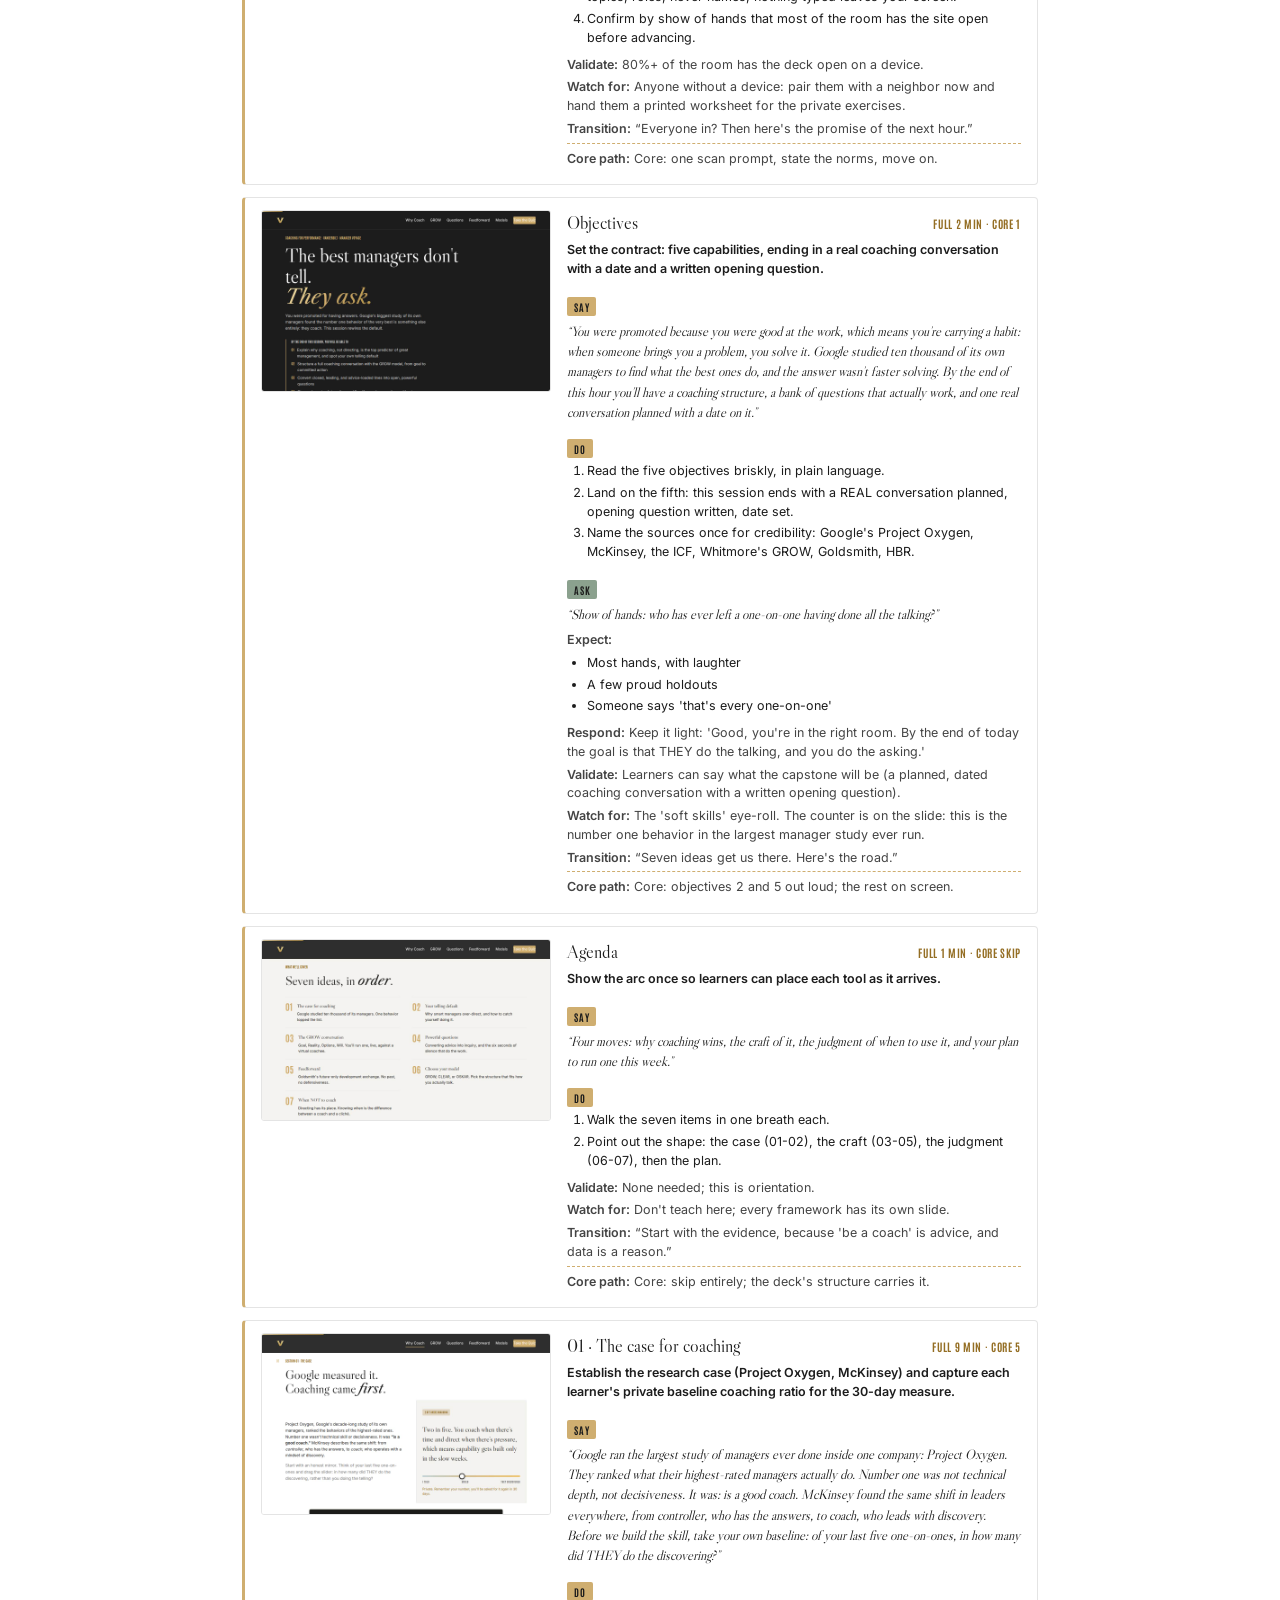
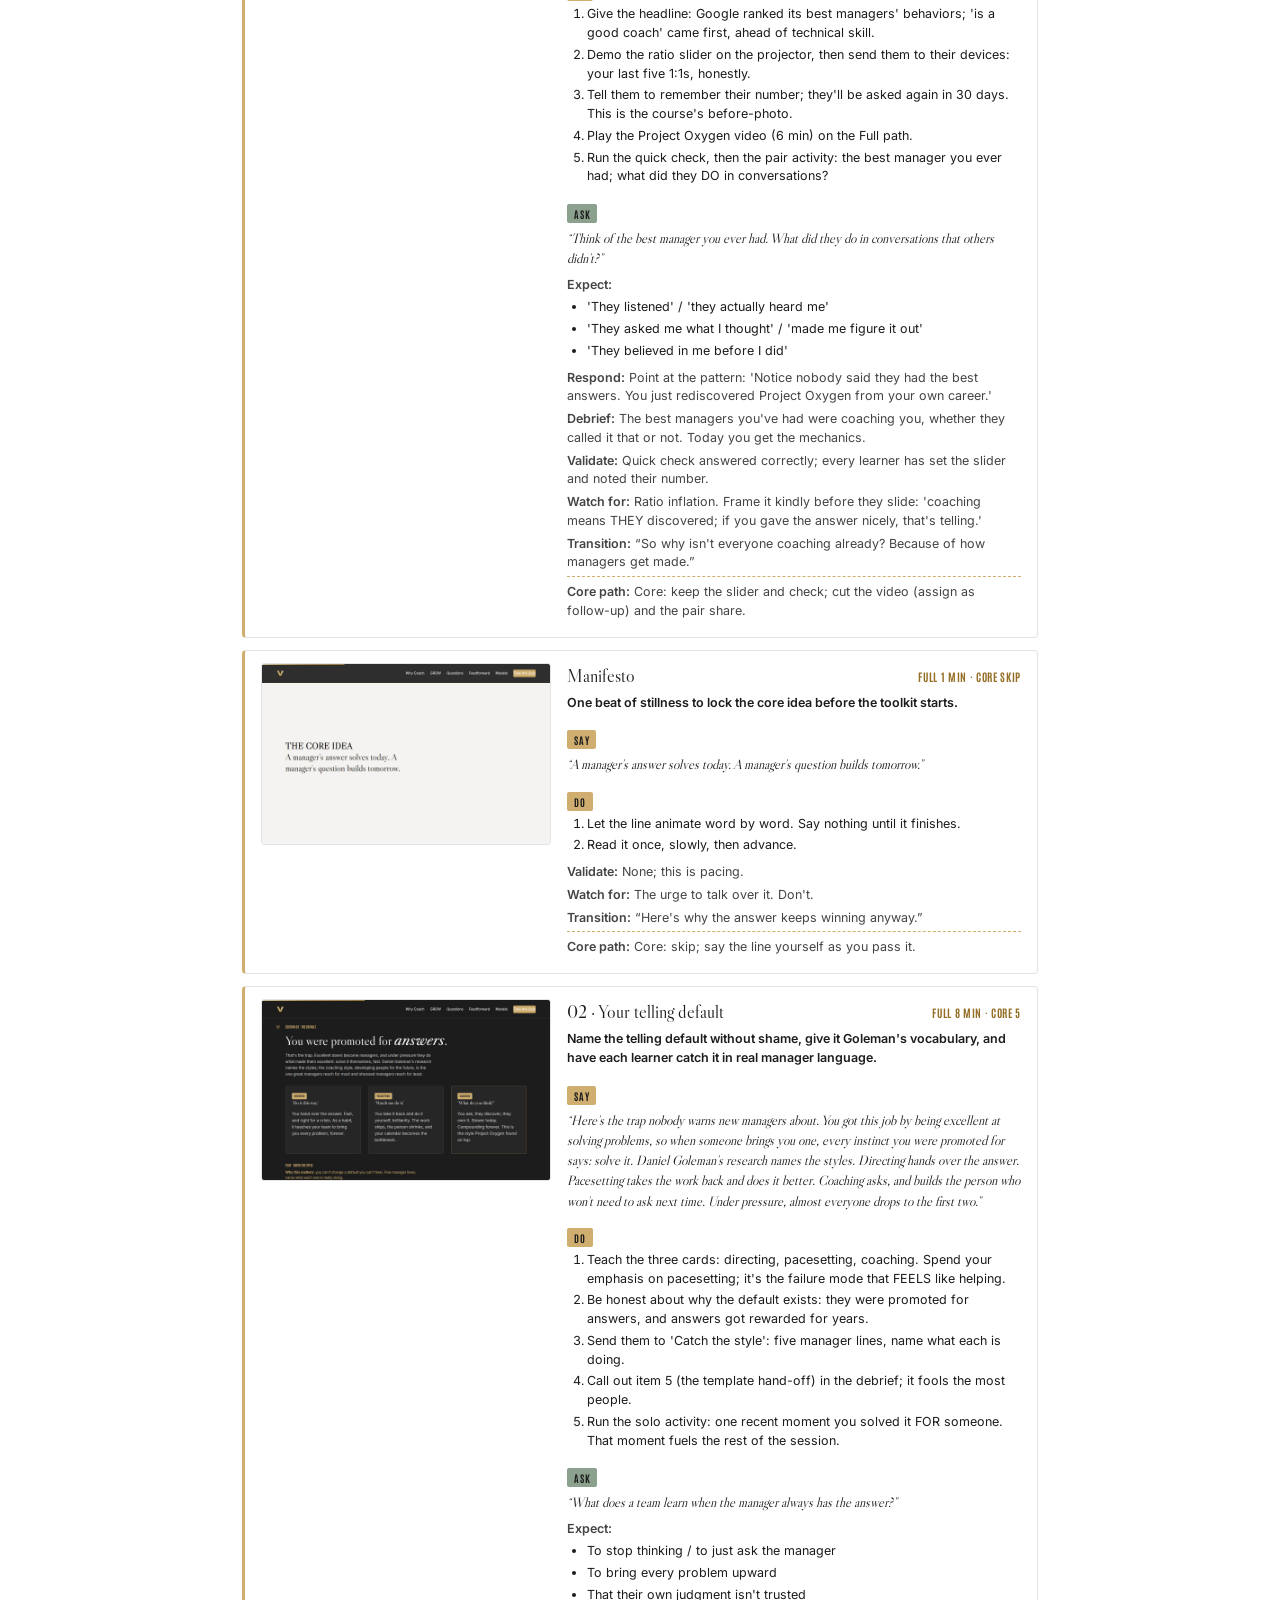
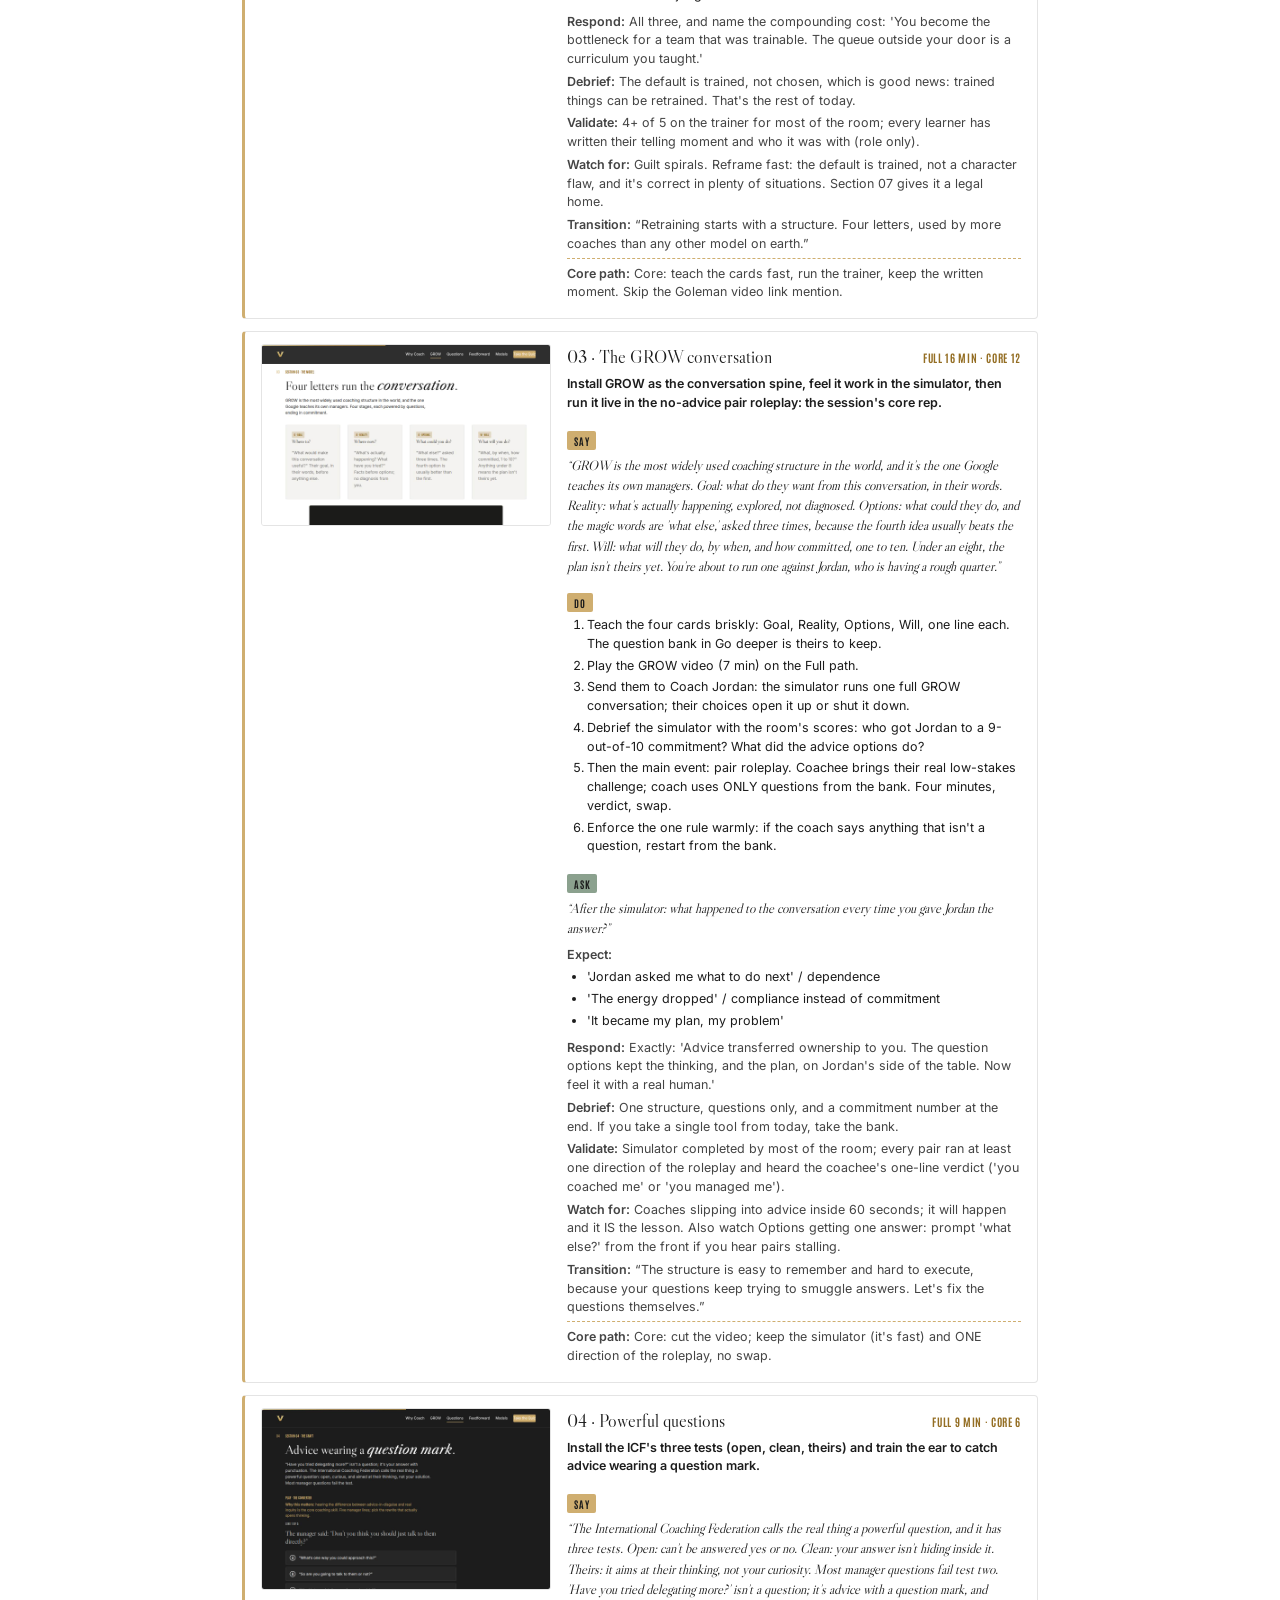
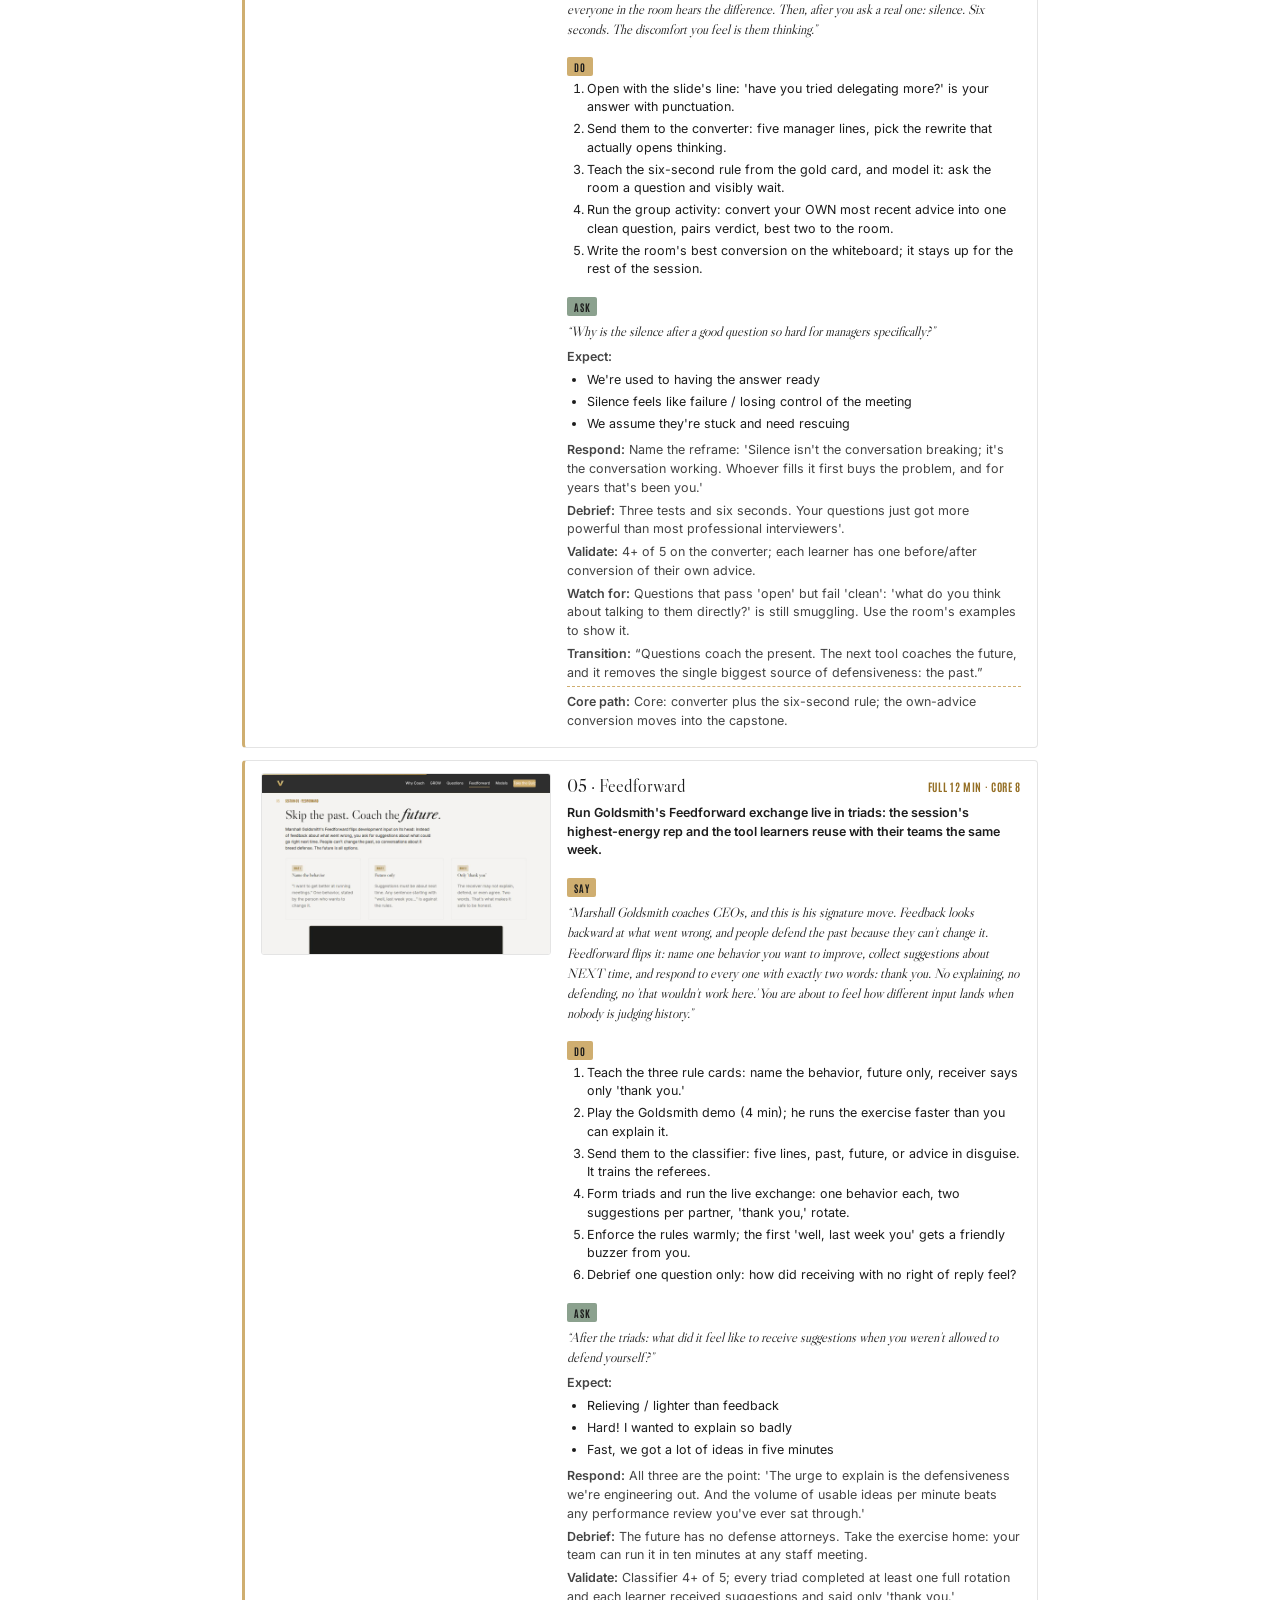
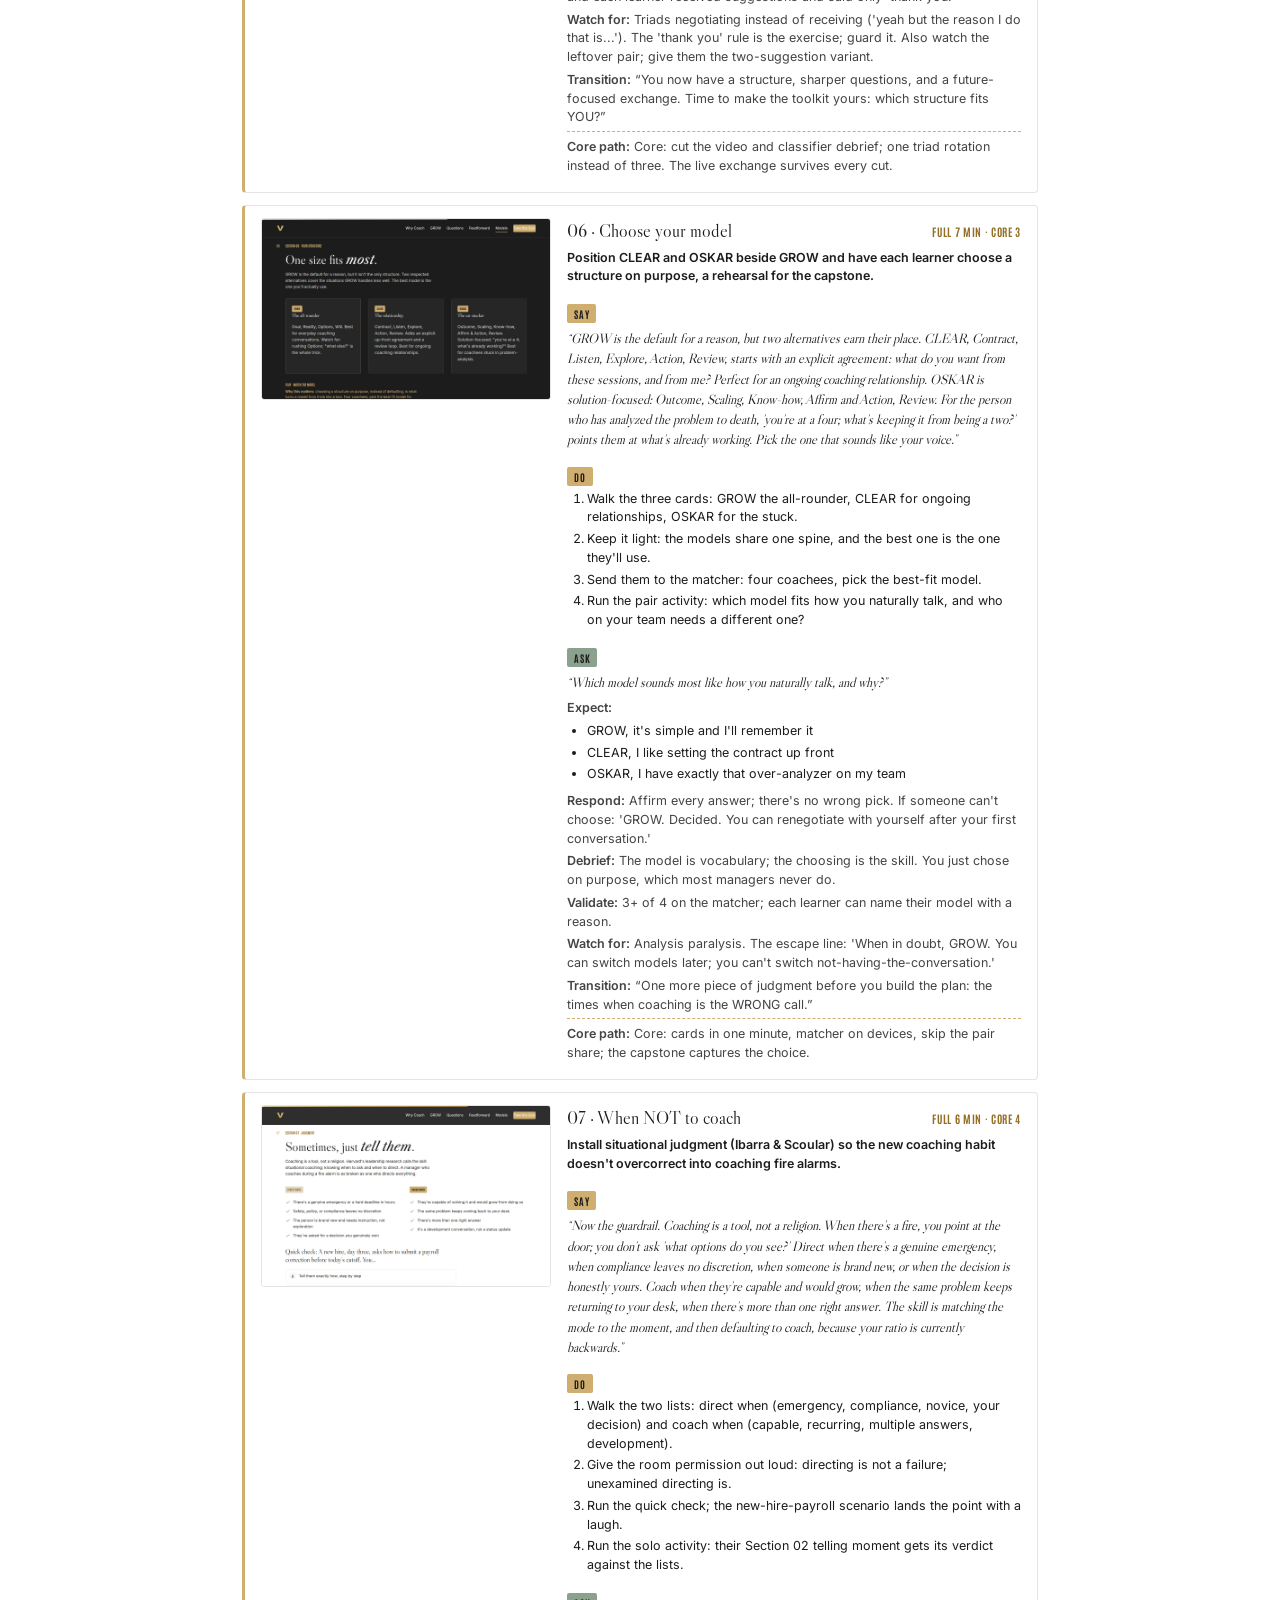
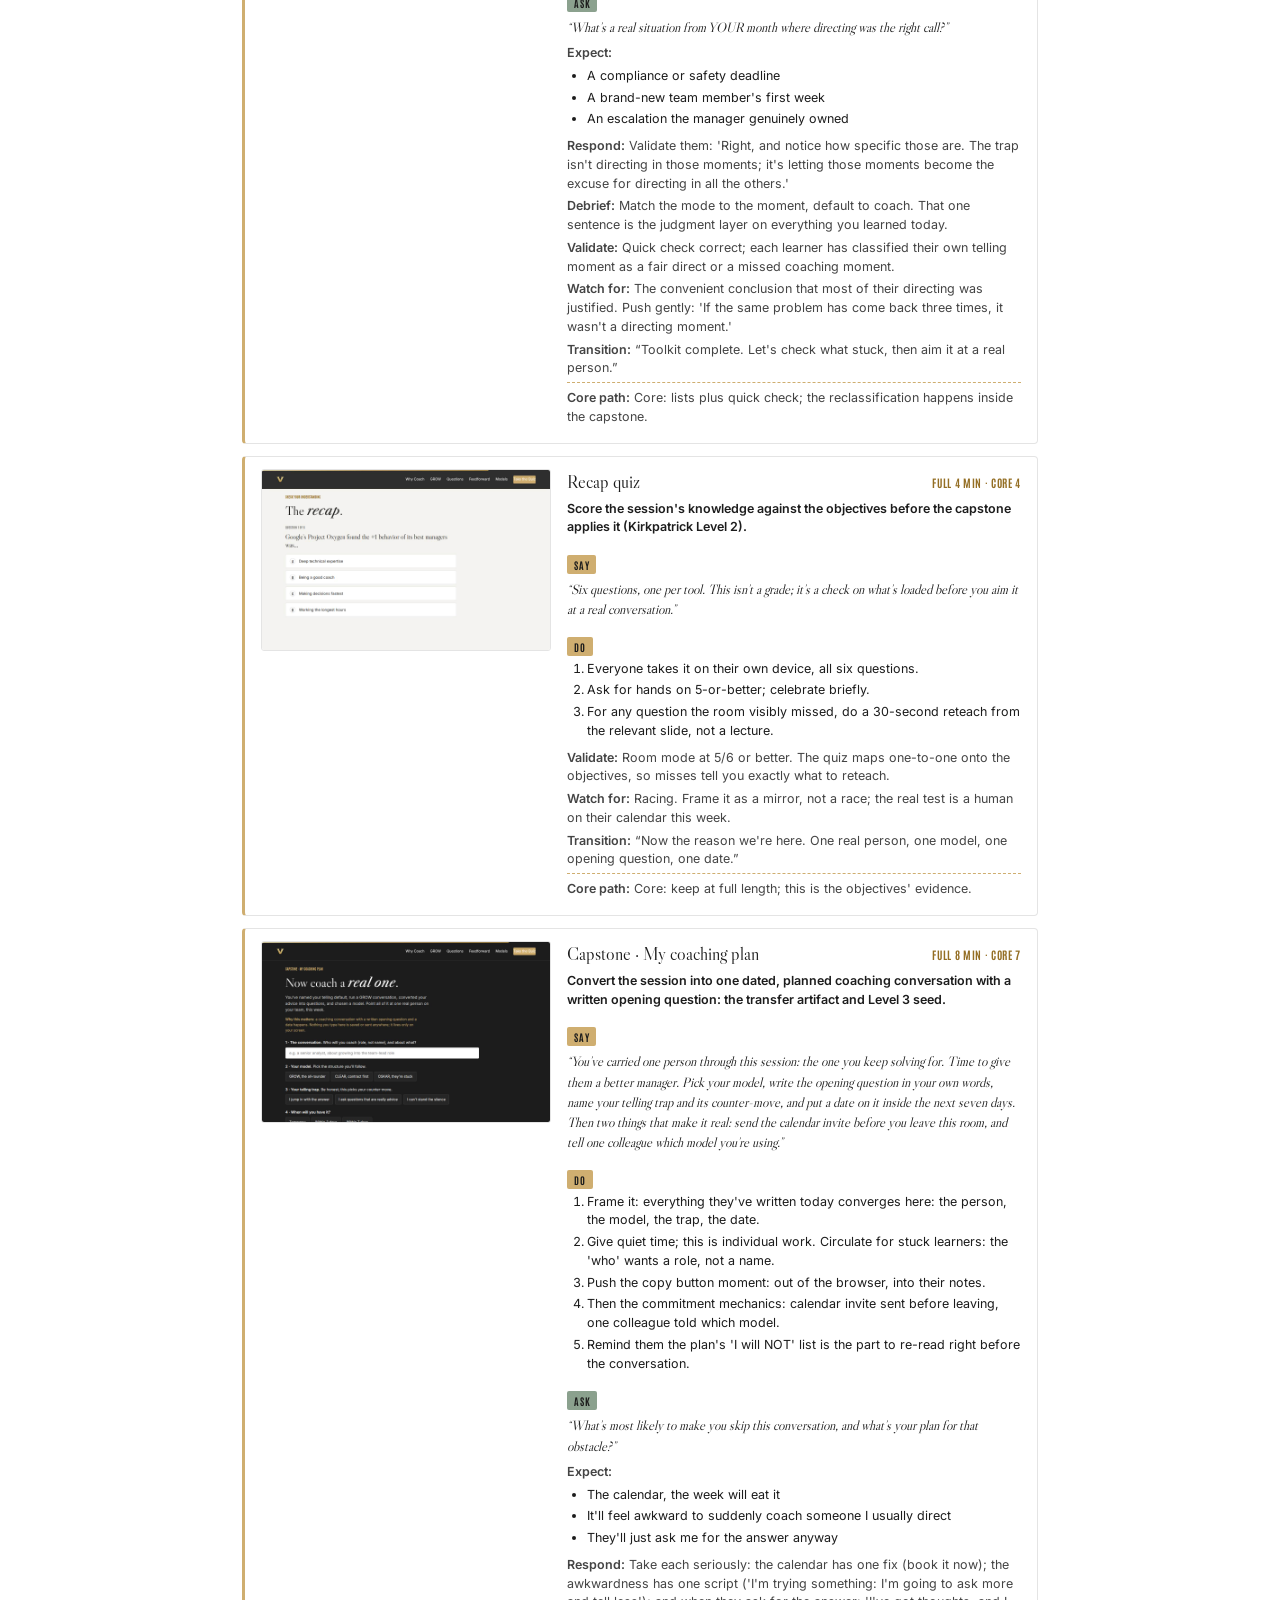
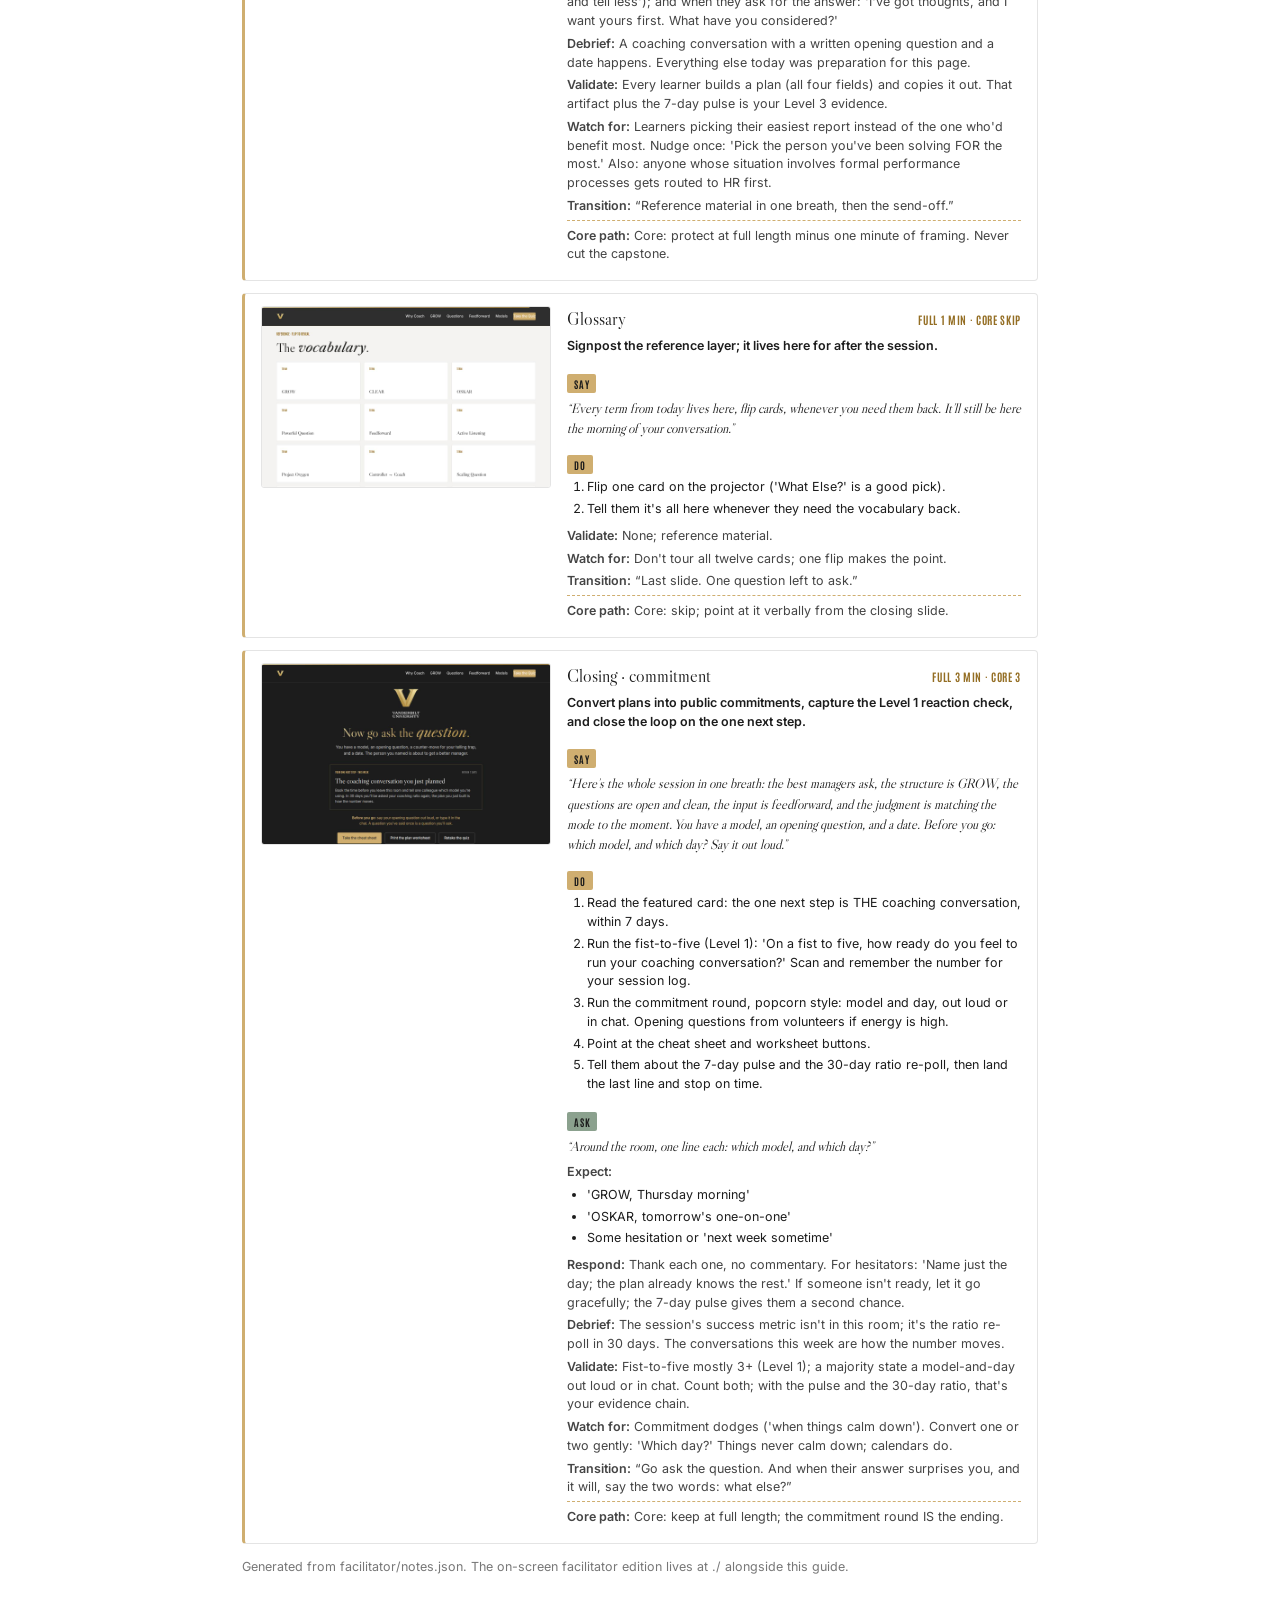
<file: facilitator/guide.html>
<!DOCTYPE html>
<html lang="en">
<head>
<meta charset="UTF-8">
<meta name="viewport" content="width=device-width, initial-scale=1">
<title>Facilitator Guide (printable) · Coaching for Performance — Vanderbilt Learning Series</title>
<meta name="robots" content="noindex">
<style>
  @font-face { font-family: 'Libre Caslon Display'; font-weight: 400;
    src: url('../assets/fonts/libre-caslon-display-latin-400-normal.woff2') format('woff2'); }
  @font-face { font-family: 'Inter'; font-weight: 400;
    src: url('../assets/fonts/inter-latin-400-normal.woff2') format('woff2'); }
  @font-face { font-family: 'Inter'; font-weight: 600;
    src: url('../assets/fonts/inter-latin-600-normal.woff2') format('woff2'); }
  @font-face { font-family: 'Antonio'; font-weight: 700;
    src: url('../assets/fonts/antonio-latin-700-normal.woff2') format('woff2'); }
  * { box-sizing: border-box; }
  body { margin: 0; font-family: 'Inter', Arial, sans-serif; color: #1C1C1C; background: #fff;
    font-size: 12.5px; line-height: 1.5; }
  .sheet { max-width: 860px; margin: 0 auto; padding: 28px 32px; }
  header { display: flex; align-items: flex-start; justify-content: space-between; gap: 16px;
    border-bottom: 2px solid #CFAE70; padding-bottom: 14px; margin-bottom: 16px; }
  header img { width: 150px; }
  h1 { font-family: 'Libre Caslon Display', serif; font-weight: 400; font-size: 26px; margin: 0; }
  h1 em { font-style: italic; color: #946E24; }
  .eyebrow { font-family: 'Antonio', Impact, sans-serif; font-weight: 700; text-transform: uppercase;
    letter-spacing: .08em; font-size: 10px; color: #946E24; margin: 0 0 6px; }
  h2 { font-family: 'Libre Caslon Display', serif; font-weight: 400; font-size: 18px;
    margin: 0 0 4px; display: flex; justify-content: space-between; align-items: baseline; gap: 12px; }
  h3 { font-family: 'Antonio', Impact, sans-serif; font-weight: 700; text-transform: uppercase;
    letter-spacing: .06em; font-size: 12px; color: #946E24; margin: 14px 0 4px; }
  .mins { font-family: 'Antonio', Impact, sans-serif; font-size: 11px; color: #946E24;
    letter-spacing: .06em; text-transform: uppercase; white-space: nowrap; }
  .sec { border: 1px solid #E4E4E4; border-left: 3px solid #CFAE70; border-radius: 4px;
    padding: 12px 16px; margin-bottom: 12px; break-inside: avoid;
    display: grid; grid-template-columns: 290px 1fr; gap: 16px; align-items: start; }
  .sec.noimg { grid-template-columns: 1fr; }
  .sec.noimg .sec__shot { display: none; }
  .sec__shot { position: sticky; top: 12px; }
  .sec__shot img { width: 100%; border: 1px solid #E4E4E4; border-radius: 3px; display: block; }
  .sec__notes { min-width: 0; }
  @media (max-width: 700px) { .sec { grid-template-columns: 1fr; } .sec__shot { position: static; max-width: 340px; } }
  @media print { .sec { grid-template-columns: 240px 1fr; } .sec__shot { position: static; } }
  .purpose { font-weight: 600; margin: 2px 0 8px; }
  .tagline { font-family: 'Antonio', Impact, sans-serif; font-weight: 700; text-transform: uppercase;
    letter-spacing: .08em; font-size: 10px; margin: 10px 0 2px; color: #1C1C1C;
    background: #CFAE70; display: inline-block; padding: 2px 7px; border-radius: 2px; }
  .tagline.ask { background: #8BA18E; }
  .script { font-family: 'Libre Caslon Display', serif; font-style: italic; font-size: 13.5px;
    margin: 4px 0 6px; }
  .mini { margin: 4px 0; color: #444; }
  .mini.core { border-top: 1px dashed #CFAE70; padding-top: 6px; }
  ol, ul { margin: 2px 0 8px; padding-left: 20px; }
  li { margin-bottom: 3px; }
  table { border-collapse: collapse; width: 100%; margin: 8px 0 16px; }
  th, td { border: 1px solid #E4E4E4; padding: 5px 9px; text-align: left; }
  th { font-family: 'Antonio', Impact, sans-serif; text-transform: uppercase; letter-spacing: .06em;
    font-size: 10px; color: #946E24; }
  .front { border: 1px solid #E4E4E4; border-radius: 4px; padding: 12px 16px; margin-bottom: 12px;
    break-inside: avoid; }
  .printbtn { position: fixed; right: 18px; top: 18px; background: #CFAE70; border: 0; border-radius: 4px;
    padding: 9px 16px; font-family: Inter, Arial, sans-serif; font-weight: 600; font-size: 13px; cursor: pointer; }
  @media print { .printbtn { display: none; } body { font-size: 11px; } .sheet { padding: 0; max-width: none; } }
</style>
</head>
<body>
<button class="printbtn" onclick="window.print()">Print / Save as PDF</button>
<div class="sheet">
  <header>
    <div>
      <p class="eyebrow">Vanderbilt · Learning Series · ATD facilitator guide · print edition</p>
      <h1>Coaching for Performance, the <em>facilitator guide</em></h1>
    </div>
    <img src="../assets/img/vu-lockup-black.png" alt="Vanderbilt University">
  </header>

  <div class="front">
    <h3>Run of show</h3>
    <table><tr><th>Screen</th><th>Full (min)</th><th>Core (min)</th></tr><tr><td>Welcome / QR</td><td>3</td><td>2</td></tr><tr><td>Objectives</td><td>2</td><td>1</td></tr><tr><td>Agenda</td><td>1</td><td>—</td></tr><tr><td>01 · The case for coaching</td><td>9</td><td>5</td></tr><tr><td>Manifesto</td><td>1</td><td>—</td></tr><tr><td>02 · Your telling default</td><td>8</td><td>5</td></tr><tr><td>03 · The GROW conversation</td><td>16</td><td>12</td></tr><tr><td>04 · Powerful questions</td><td>9</td><td>6</td></tr><tr><td>05 · Feedforward</td><td>12</td><td>8</td></tr><tr><td>06 · Choose your model</td><td>7</td><td>3</td></tr><tr><td>07 · When NOT to coach</td><td>6</td><td>4</td></tr><tr><td>Recap quiz</td><td>4</td><td>4</td></tr><tr><td>Capstone · My coaching plan</td><td>8</td><td>7</td></tr><tr><td>Glossary</td><td>1</td><td>—</td></tr><tr><td>Closing · commitment</td><td>3</td><td>3</td></tr>
    <tr><th>Total</th><th>90</th><th>60</th></tr></table>
    <h3>Audience</h3><p>People managers, team leads, and HR/talent partners. Best with 8 to 24 people for pair and triad practice.</p>
    <h3>Room setup</h3><p>Projector + presenter device; learners on their own devices via the Welcome-slide QR; movable seating for pairs (GROW) and triads (Feedforward). Virtual: breakouts of 2 for GROW, 3 for Feedforward.</p>
    <h3>Materials</h3><ul><li>Projector or large display and the facilitator link open (this edition)</li><li>Facilitator laptop with arrow keys or clicker; all notifications off</li><li>Learner devices (BYOD) joining via the welcome-slide QR</li><li>A few printed cheat sheets (cheatsheet.html) for anyone without a device</li><li>Printed capstone worksheets (worksheet.html) as the no-device and projector-failure fallback</li><li>Movable chairs: pairs for GROW, triads for Feedforward; plan the shuffle before people sit</li><li>Whiteboard or flip chart for the parking lot and the best question conversions</li></ul>
    <h3>A week before</h3><ol><li>Read this guide end to end, then run BOTH editions start to finish, doing every exercise, including a deliberately bad run of the GROW simulator (pick every advice option; you'll quote the result).</li><li>Build your own coaching plan in the capstone for a real person you manage. You will reference having done it, not the contents.</li><li>Recruit a colleague and run one real GROW conversation before you teach one. Ten minutes; it changes how you debrief the roleplay.</li><li>Decide your path now: Full (90-minute slot) or Core (60). Mark which videos you keep.</li><li>Send the pre-work invite (template on this page); a primed room saves the roleplay five minutes of topic-hunting.</li></ol><h3>The day before</h3><ol><li>Test the projector with the facilitator link; confirm the notes rail is readable from where you'll stand.</li><li>Scan the welcome QR from the back of the room with your own phone; it must land on the learner edition.</li><li>Print 5 to 10 cheat sheets and worksheets, plus this guide's run-of-show.</li><li>Rehearse the Feedforward rules out loud once; the exercise lives or dies on you enforcing 'thank you' warmly.</li><li>Re-read the tough-questions bank; say the 'I don't have time to coach' answer out loud. You will get it.</li></ol><h3>30 minutes before</h3><ol><li>Welcome slide up as people arrive; it does the enrolling for you.</li><li>Close every other tab and app; silence the machine.</li><li>Test arrow-key navigation and one interaction (run one stage of the GROW simulator).</li><li>Write 'PARKING LOT' at the top of the whiteboard.</li><li>Plan the triad math for your headcount; a leftover pair runs Feedforward with two suggestions each instead of four.</li></ol>
    <h3>When things go sideways</h3><p><b>If Projector or the site fails mid-session:</b> Teach from the printed cheat sheet: GROW's question bank, the three powerful-question tests, and the Feedforward rules all work on a whiteboard. The pair and triad practice needs no screen at all.</p><p><b>If Learner devices can't join (wifi/filters):</b> Run facilitator-only: the GROW simulator plays brilliantly on the projector with the room voting A/B/C by hands; private work (ratio, capstone) moves to the printed worksheet. You lose typing, not learning.</p><p><b>If You're 10+ minutes behind by Feedforward (Section 05):</b> Declare the Core path silently: cut remaining videos and group debriefs, run one Feedforward rotation instead of three. Never cut the GROW pair roleplay, the recap, or the capstone; they carry objectives 2 and 5.</p><p><b>If The GROW roleplay coaches keep giving advice:</b> Expected; it's the whole point. Interrupt once, kindly and globally: 'Coaches, if you've said anything that isn't a question, restart from the bank.' Then let pairs self-police. Name it in the debrief as evidence of the default.</p><p><b>If Someone dominates, or dismisses coaching as 'too slow for the real world':</b> For dominators: 'Hold that; parking lot.' For the skeptic, don't argue; route to Section 07: 'You're right that directing is sometimes correct, and there's a whole section on when. The question is the ratio.' The skeptic usually becomes your best Section 07 voice.</p><p><b>If A coachee brings a heavy or personal topic into the roleplay:</b> The brief says low-stakes work challenges; re-anchor gently if a pair drifts deep. Coaching practice isn't therapy, and this room isn't private. If someone is genuinely struggling, connect them with EAP resources after, privately.</p>
    <h3>Tough questions, ready answers</h3><p><b>Q: I don't have time to coach. Directing is faster.</b><br>Directing IS faster, once. The same problem returning to your desk every week is the slow path. The math of the session: a ten-minute GROW conversation that builds capability beats sixty one-minute answers that build dependence. Coaching is how a manager buys their calendar back.</p><p><b>Q: What if they come up with a worse plan than mine?</b><br>Two honest answers. First, check the stakes: if the cost of their B-minus plan is small, their owned B-minus beats your imposed A, because they'll execute it harder and learn from it. Second, coaching isn't withholding: after their options are on the table, 'may I add one?' is allowed. Yours becomes an option, not the answer.</p><p><b>Q: Isn't this just therapy? I'm not qualified for that.</b><br>Coaching is about work goals, forward motion, and their own thinking; it stays on professional ground. If a conversation moves into mental health, personal crisis, or anything clinical, that's your cue to connect them with EAP or HR resources, not to coach harder. Knowing that line IS part of the skill.</p><p><b>Q: My own manager never coaches me. Why should I go first?</b><br>Because the research says it's the top behavior of great managers, and you'd rather be one than wait for one. Also: coaching works upward. 'What would make this most useful?' is a question you can ask your boss about your own one-on-ones. Someone starts the culture; managers in this room are the likeliest candidates.</p><p><b>Q: Can I use these questions in performance or disciplinary conversations?</b><br>The skills transfer, but the frame changes. A formal performance process has requirements that come first; talk to HR before improvising coaching moves inside one. For everyday performance conversations short of that line, GROW plus honest expectations is exactly the right tool.</p><p><b>Q: How is coaching different from mentoring?</b><br>A mentor shares their path: 'here's what worked for me.' A coach helps someone find their own: 'what might work for you?' Both are valuable; the failure mode is mentoring when you meant to coach, because your story quietly becomes their instruction. Notice which one you're doing on purpose.</p>
    <h3>Copy-paste templates</h3><p><b>Pre-work invite (paste into the calendar invite)</b><br>Subject: Before our Coaching for Performance session. Two small things before you arrive: 1) Think of one real, low-stakes work challenge you're currently mulling; you'll be coached on it (nothing sensitive, and you choose what to share). 2) Think of your last five one-on-ones; you'll rate, privately, how many were coaching versus telling. Everything you type in the session stays on your screen.</p><p><b>7-day pulse (send one week after)</b><br>Subject: One week later, did the coaching conversation happen? Three quick lines, reply whenever: 1) Did you run the conversation you planned? 2) Which model did you use (GROW, CLEAR, OSKAR)? 3) What was different compared to your usual 1:1, in one sentence? Replies come to me only. Not yet? This note is your nudge; the plan you wrote still works.</p><p><b>30-day ratio re-poll (send a month after)</b><br>Subject: The five-1:1 question, round two. In the session you privately rated your last five one-on-ones: how many were coaching (they discovered) versus telling (you directed)? Same question, new month: of your LAST five, how many were coaching? Reply with just the number. Movement of one point across the group is the win we designed for.</p>
    <h3>After the session</h3><p>Seven days out, send the pulse: 'Did you run the coaching conversation? Which model? What was different from your usual 1:1?' Replies are Kirkpatrick Level 3 evidence. At 30 days, re-run the opening ratio poll ('of your last five 1:1s, how many were coaching?'); the shift in that number is the program's headline metric.</p>
  </div>

  <div class="sec">
    <div class="sec__shot"><img src="img/s-welcome.jpg" alt="Slide: Welcome / QR" onerror="this.closest('.sec').classList.add('noimg')"></div>
    <div class="sec__notes">
    <h2>Welcome / QR <span class="mins">Full 3 min · Core 2</span></h2>
    <p class="purpose">Get every learner into the experience on their own device, and set the practice norms: real topics, low stakes, roles not names.</p>
    <p class="tagline say">Say</p><p class="script">&ldquo;Welcome. Point your camera at that code before we start. Today you will coach, and you will be coached, on real work topics you choose. Ground rules: keep your practice topics low-stakes, use roles instead of names, and everything you type stays on your screen.&rdquo;</p>
    <p class="tagline">Do</p><ol><li>Have this slide projected as people arrive.</li><li>Point at the QR and get phones up before you say anything else.</li><li>State the norms: you'll coach and be coached on REAL but low-stakes topics; roles, never names; nothing typed leaves your screen.</li><li>Confirm by show of hands that most of the room has the site open before advancing.</li></ol>
    
    
    <p class="mini"><b>Validate:</b> 80%+ of the room has the deck open on a device.</p>
    <p class="mini"><b>Watch for:</b> Anyone without a device: pair them with a neighbor now and hand them a printed worksheet for the private exercises.</p>
    <p class="mini"><b>Transition:</b> &ldquo;Everyone in? Then here's the promise of the next hour.&rdquo;</p>
    <p class="mini core"><b>Core path:</b> Core: one scan prompt, state the norms, move on.</p>
    </div>
  </div>
  <div class="sec">
    <div class="sec__shot"><img src="img/s-hero.jpg" alt="Slide: Objectives" onerror="this.closest('.sec').classList.add('noimg')"></div>
    <div class="sec__notes">
    <h2>Objectives <span class="mins">Full 2 min · Core 1</span></h2>
    <p class="purpose">Set the contract: five capabilities, ending in a real coaching conversation with a date and a written opening question.</p>
    <p class="tagline say">Say</p><p class="script">&ldquo;You were promoted because you were good at the work, which means you're carrying a habit: when someone brings you a problem, you solve it. Google studied ten thousand of its own managers to find what the best ones do, and the answer wasn't faster solving. By the end of this hour you'll have a coaching structure, a bank of questions that actually work, and one real conversation planned with a date on it.&rdquo;</p>
    <p class="tagline">Do</p><ol><li>Read the five objectives briskly, in plain language.</li><li>Land on the fifth: this session ends with a REAL conversation planned, opening question written, date set.</li><li>Name the sources once for credibility: Google's Project Oxygen, McKinsey, the ICF, Whitmore's GROW, Goldsmith, HBR.</li></ol>
    <p class='tagline ask'>Ask</p><p class='script'>&ldquo;Show of hands: who has ever left a one-on-one having done all the talking?&rdquo;</p><p class='mini'><b>Expect:</b></p><ul><li>Most hands, with laughter</li><li>A few proud holdouts</li><li>Someone says 'that's every one-on-one'</li></ul><p class='mini'><b>Respond:</b> Keep it light: 'Good, you're in the right room. By the end of today the goal is that THEY do the talking, and you do the asking.'</p>
    
    <p class="mini"><b>Validate:</b> Learners can say what the capstone will be (a planned, dated coaching conversation with a written opening question).</p>
    <p class="mini"><b>Watch for:</b> The 'soft skills' eye-roll. The counter is on the slide: this is the number one behavior in the largest manager study ever run.</p>
    <p class="mini"><b>Transition:</b> &ldquo;Seven ideas get us there. Here's the road.&rdquo;</p>
    <p class="mini core"><b>Core path:</b> Core: objectives 2 and 5 out loud; the rest on screen.</p>
    </div>
  </div>
  <div class="sec">
    <div class="sec__shot"><img src="img/s-agenda.jpg" alt="Slide: Agenda" onerror="this.closest('.sec').classList.add('noimg')"></div>
    <div class="sec__notes">
    <h2>Agenda <span class="mins">Full 1 min · Core skip</span></h2>
    <p class="purpose">Show the arc once so learners can place each tool as it arrives.</p>
    <p class="tagline say">Say</p><p class="script">&ldquo;Four moves: why coaching wins, the craft of it, the judgment of when to use it, and your plan to run one this week.&rdquo;</p>
    <p class="tagline">Do</p><ol><li>Walk the seven items in one breath each.</li><li>Point out the shape: the case (01-02), the craft (03-05), the judgment (06-07), then the plan.</li></ol>
    
    
    <p class="mini"><b>Validate:</b> None needed; this is orientation.</p>
    <p class="mini"><b>Watch for:</b> Don't teach here; every framework has its own slide.</p>
    <p class="mini"><b>Transition:</b> &ldquo;Start with the evidence, because 'be a coach' is advice, and data is a reason.&rdquo;</p>
    <p class="mini core"><b>Core path:</b> Core: skip entirely; the deck's structure carries it.</p>
    </div>
  </div>
  <div class="sec">
    <div class="sec__shot"><img src="img/s-case.jpg" alt="Slide: 01 · The case for coaching" onerror="this.closest('.sec').classList.add('noimg')"></div>
    <div class="sec__notes">
    <h2>01 · The case for coaching <span class="mins">Full 9 min · Core 5</span></h2>
    <p class="purpose">Establish the research case (Project Oxygen, McKinsey) and capture each learner's private baseline coaching ratio for the 30-day measure.</p>
    <p class="tagline say">Say</p><p class="script">&ldquo;Google ran the largest study of managers ever done inside one company: Project Oxygen. They ranked what their highest-rated managers actually do. Number one was not technical depth, not decisiveness. It was: is a good coach. McKinsey found the same shift in leaders everywhere, from controller, who has the answers, to coach, who leads with discovery. Before we build the skill, take your own baseline: of your last five one-on-ones, in how many did THEY do the discovering?&rdquo;</p>
    <p class="tagline">Do</p><ol><li>Give the headline: Google ranked its best managers' behaviors; 'is a good coach' came first, ahead of technical skill.</li><li>Demo the ratio slider on the projector, then send them to their devices: your last five 1:1s, honestly.</li><li>Tell them to remember their number; they'll be asked again in 30 days. This is the course's before-photo.</li><li>Play the Project Oxygen video (6 min) on the Full path.</li><li>Run the quick check, then the pair activity: the best manager you ever had; what did they DO in conversations?</li></ol>
    <p class='tagline ask'>Ask</p><p class='script'>&ldquo;Think of the best manager you ever had. What did they do in conversations that others didn't?&rdquo;</p><p class='mini'><b>Expect:</b></p><ul><li>'They listened' / 'they actually heard me'</li><li>'They asked me what I thought' / 'made me figure it out'</li><li>'They believed in me before I did'</li></ul><p class='mini'><b>Respond:</b> Point at the pattern: 'Notice nobody said they had the best answers. You just rediscovered Project Oxygen from your own career.'</p>
    <p class="mini"><b>Debrief:</b> The best managers you've had were coaching you, whether they called it that or not. Today you get the mechanics.</p>
    <p class="mini"><b>Validate:</b> Quick check answered correctly; every learner has set the slider and noted their number.</p>
    <p class="mini"><b>Watch for:</b> Ratio inflation. Frame it kindly before they slide: 'coaching means THEY discovered; if you gave the answer nicely, that's telling.'</p>
    <p class="mini"><b>Transition:</b> &ldquo;So why isn't everyone coaching already? Because of how managers get made.&rdquo;</p>
    <p class="mini core"><b>Core path:</b> Core: keep the slider and check; cut the video (assign as follow-up) and the pair share.</p>
    </div>
  </div>
  <div class="sec">
    <div class="sec__shot"><img src="img/s-belief.jpg" alt="Slide: Manifesto" onerror="this.closest('.sec').classList.add('noimg')"></div>
    <div class="sec__notes">
    <h2>Manifesto <span class="mins">Full 1 min · Core skip</span></h2>
    <p class="purpose">One beat of stillness to lock the core idea before the toolkit starts.</p>
    <p class="tagline say">Say</p><p class="script">&ldquo;A manager's answer solves today. A manager's question builds tomorrow.&rdquo;</p>
    <p class="tagline">Do</p><ol><li>Let the line animate word by word. Say nothing until it finishes.</li><li>Read it once, slowly, then advance.</li></ol>
    
    
    <p class="mini"><b>Validate:</b> None; this is pacing.</p>
    <p class="mini"><b>Watch for:</b> The urge to talk over it. Don't.</p>
    <p class="mini"><b>Transition:</b> &ldquo;Here's why the answer keeps winning anyway.&rdquo;</p>
    <p class="mini core"><b>Core path:</b> Core: skip; say the line yourself as you pass it.</p>
    </div>
  </div>
  <div class="sec">
    <div class="sec__shot"><img src="img/s-default.jpg" alt="Slide: 02 · Your telling default" onerror="this.closest('.sec').classList.add('noimg')"></div>
    <div class="sec__notes">
    <h2>02 · Your telling default <span class="mins">Full 8 min · Core 5</span></h2>
    <p class="purpose">Name the telling default without shame, give it Goleman's vocabulary, and have each learner catch it in real manager language.</p>
    <p class="tagline say">Say</p><p class="script">&ldquo;Here's the trap nobody warns new managers about. You got this job by being excellent at solving problems, so when someone brings you one, every instinct you were promoted for says: solve it. Daniel Goleman's research names the styles. Directing hands over the answer. Pacesetting takes the work back and does it better. Coaching asks, and builds the person who won't need to ask next time. Under pressure, almost everyone drops to the first two.&rdquo;</p>
    <p class="tagline">Do</p><ol><li>Teach the three cards: directing, pacesetting, coaching. Spend your emphasis on pacesetting; it's the failure mode that FEELS like helping.</li><li>Be honest about why the default exists: they were promoted for answers, and answers got rewarded for years.</li><li>Send them to 'Catch the style': five manager lines, name what each is doing.</li><li>Call out item 5 (the template hand-off) in the debrief; it fools the most people.</li><li>Run the solo activity: one recent moment you solved it FOR someone. That moment fuels the rest of the session.</li></ol>
    <p class='tagline ask'>Ask</p><p class='script'>&ldquo;What does a team learn when the manager always has the answer?&rdquo;</p><p class='mini'><b>Expect:</b></p><ul><li>To stop thinking / to just ask the manager</li><li>To bring every problem upward</li><li>That their own judgment isn't trusted</li></ul><p class='mini'><b>Respond:</b> All three, and name the compounding cost: 'You become the bottleneck for a team that was trainable. The queue outside your door is a curriculum you taught.'</p>
    <p class="mini"><b>Debrief:</b> The default is trained, not chosen, which is good news: trained things can be retrained. That's the rest of today.</p>
    <p class="mini"><b>Validate:</b> 4+ of 5 on the trainer for most of the room; every learner has written their telling moment and who it was with (role only).</p>
    <p class="mini"><b>Watch for:</b> Guilt spirals. Reframe fast: the default is trained, not a character flaw, and it's correct in plenty of situations. Section 07 gives it a legal home.</p>
    <p class="mini"><b>Transition:</b> &ldquo;Retraining starts with a structure. Four letters, used by more coaches than any other model on earth.&rdquo;</p>
    <p class="mini core"><b>Core path:</b> Core: teach the cards fast, run the trainer, keep the written moment. Skip the Goleman video link mention.</p>
    </div>
  </div>
  <div class="sec">
    <div class="sec__shot"><img src="img/s-grow.jpg" alt="Slide: 03 · The GROW conversation" onerror="this.closest('.sec').classList.add('noimg')"></div>
    <div class="sec__notes">
    <h2>03 · The GROW conversation <span class="mins">Full 16 min · Core 12</span></h2>
    <p class="purpose">Install GROW as the conversation spine, feel it work in the simulator, then run it live in the no-advice pair roleplay: the session's core rep.</p>
    <p class="tagline say">Say</p><p class="script">&ldquo;GROW is the most widely used coaching structure in the world, and it's the one Google teaches its own managers. Goal: what do they want from this conversation, in their words. Reality: what's actually happening, explored, not diagnosed. Options: what could they do, and the magic words are 'what else,' asked three times, because the fourth idea usually beats the first. Will: what will they do, by when, and how committed, one to ten. Under an eight, the plan isn't theirs yet. You're about to run one against Jordan, who is having a rough quarter.&rdquo;</p>
    <p class="tagline">Do</p><ol><li>Teach the four cards briskly: Goal, Reality, Options, Will, one line each. The question bank in Go deeper is theirs to keep.</li><li>Play the GROW video (7 min) on the Full path.</li><li>Send them to Coach Jordan: the simulator runs one full GROW conversation; their choices open it up or shut it down.</li><li>Debrief the simulator with the room's scores: who got Jordan to a 9-out-of-10 commitment? What did the advice options do?</li><li>Then the main event: pair roleplay. Coachee brings their real low-stakes challenge; coach uses ONLY questions from the bank. Four minutes, verdict, swap.</li><li>Enforce the one rule warmly: if the coach says anything that isn't a question, restart from the bank.</li></ol>
    <p class='tagline ask'>Ask</p><p class='script'>&ldquo;After the simulator: what happened to the conversation every time you gave Jordan the answer?&rdquo;</p><p class='mini'><b>Expect:</b></p><ul><li>'Jordan asked me what to do next' / dependence</li><li>'The energy dropped' / compliance instead of commitment</li><li>'It became my plan, my problem'</li></ul><p class='mini'><b>Respond:</b> Exactly: 'Advice transferred ownership to you. The question options kept the thinking, and the plan, on Jordan's side of the table. Now feel it with a real human.'</p>
    <p class="mini"><b>Debrief:</b> One structure, questions only, and a commitment number at the end. If you take a single tool from today, take the bank.</p>
    <p class="mini"><b>Validate:</b> Simulator completed by most of the room; every pair ran at least one direction of the roleplay and heard the coachee's one-line verdict ('you coached me' or 'you managed me').</p>
    <p class="mini"><b>Watch for:</b> Coaches slipping into advice inside 60 seconds; it will happen and it IS the lesson. Also watch Options getting one answer: prompt 'what else?' from the front if you hear pairs stalling.</p>
    <p class="mini"><b>Transition:</b> &ldquo;The structure is easy to remember and hard to execute, because your questions keep trying to smuggle answers. Let's fix the questions themselves.&rdquo;</p>
    <p class="mini core"><b>Core path:</b> Core: cut the video; keep the simulator (it's fast) and ONE direction of the roleplay, no swap.</p>
    </div>
  </div>
  <div class="sec">
    <div class="sec__shot"><img src="img/s-questions.jpg" alt="Slide: 04 · Powerful questions" onerror="this.closest('.sec').classList.add('noimg')"></div>
    <div class="sec__notes">
    <h2>04 · Powerful questions <span class="mins">Full 9 min · Core 6</span></h2>
    <p class="purpose">Install the ICF's three tests (open, clean, theirs) and train the ear to catch advice wearing a question mark.</p>
    <p class="tagline say">Say</p><p class="script">&ldquo;The International Coaching Federation calls the real thing a powerful question, and it has three tests. Open: can't be answered yes or no. Clean: your answer isn't hiding inside it. Theirs: it aims at their thinking, not your curiosity. Most manager questions fail test two. 'Have you tried delegating more?' isn't a question; it's advice with a question mark, and everyone in the room hears the difference. Then, after you ask a real one: silence. Six seconds. The discomfort you feel is them thinking.&rdquo;</p>
    <p class="tagline">Do</p><ol><li>Open with the slide's line: 'have you tried delegating more?' is your answer with punctuation.</li><li>Send them to the converter: five manager lines, pick the rewrite that actually opens thinking.</li><li>Teach the six-second rule from the gold card, and model it: ask the room a question and visibly wait.</li><li>Run the group activity: convert your OWN most recent advice into one clean question, pairs verdict, best two to the room.</li><li>Write the room's best conversion on the whiteboard; it stays up for the rest of the session.</li></ol>
    <p class='tagline ask'>Ask</p><p class='script'>&ldquo;Why is the silence after a good question so hard for managers specifically?&rdquo;</p><p class='mini'><b>Expect:</b></p><ul><li>We're used to having the answer ready</li><li>Silence feels like failure / losing control of the meeting</li><li>We assume they're stuck and need rescuing</li></ul><p class='mini'><b>Respond:</b> Name the reframe: 'Silence isn't the conversation breaking; it's the conversation working. Whoever fills it first buys the problem, and for years that's been you.'</p>
    <p class="mini"><b>Debrief:</b> Three tests and six seconds. Your questions just got more powerful than most professional interviewers'.</p>
    <p class="mini"><b>Validate:</b> 4+ of 5 on the converter; each learner has one before/after conversion of their own advice.</p>
    <p class="mini"><b>Watch for:</b> Questions that pass 'open' but fail 'clean': 'what do you think about talking to them directly?' is still smuggling. Use the room's examples to show it.</p>
    <p class="mini"><b>Transition:</b> &ldquo;Questions coach the present. The next tool coaches the future, and it removes the single biggest source of defensiveness: the past.&rdquo;</p>
    <p class="mini core"><b>Core path:</b> Core: converter plus the six-second rule; the own-advice conversion moves into the capstone.</p>
    </div>
  </div>
  <div class="sec">
    <div class="sec__shot"><img src="img/s-feedforward.jpg" alt="Slide: 05 · Feedforward" onerror="this.closest('.sec').classList.add('noimg')"></div>
    <div class="sec__notes">
    <h2>05 · Feedforward <span class="mins">Full 12 min · Core 8</span></h2>
    <p class="purpose">Run Goldsmith's Feedforward exchange live in triads: the session's highest-energy rep and the tool learners reuse with their teams the same week.</p>
    <p class="tagline say">Say</p><p class="script">&ldquo;Marshall Goldsmith coaches CEOs, and this is his signature move. Feedback looks backward at what went wrong, and people defend the past because they can't change it. Feedforward flips it: name one behavior you want to improve, collect suggestions about NEXT time, and respond to every one with exactly two words: thank you. No explaining, no defending, no 'that wouldn't work here.' You are about to feel how different input lands when nobody is judging history.&rdquo;</p>
    <p class="tagline">Do</p><ol><li>Teach the three rule cards: name the behavior, future only, receiver says only 'thank you.'</li><li>Play the Goldsmith demo (4 min); he runs the exercise faster than you can explain it.</li><li>Send them to the classifier: five lines, past, future, or advice in disguise. It trains the referees.</li><li>Form triads and run the live exchange: one behavior each, two suggestions per partner, 'thank you,' rotate.</li><li>Enforce the rules warmly; the first 'well, last week you' gets a friendly buzzer from you.</li><li>Debrief one question only: how did receiving with no right of reply feel?</li></ol>
    <p class='tagline ask'>Ask</p><p class='script'>&ldquo;After the triads: what did it feel like to receive suggestions when you weren't allowed to defend yourself?&rdquo;</p><p class='mini'><b>Expect:</b></p><ul><li>Relieving / lighter than feedback</li><li>Hard! I wanted to explain so badly</li><li>Fast, we got a lot of ideas in five minutes</li></ul><p class='mini'><b>Respond:</b> All three are the point: 'The urge to explain is the defensiveness we're engineering out. And the volume of usable ideas per minute beats any performance review you've ever sat through.'</p>
    <p class="mini"><b>Debrief:</b> The future has no defense attorneys. Take the exercise home: your team can run it in ten minutes at any staff meeting.</p>
    <p class="mini"><b>Validate:</b> Classifier 4+ of 5; every triad completed at least one full rotation and each learner received suggestions and said only 'thank you.'</p>
    <p class="mini"><b>Watch for:</b> Triads negotiating instead of receiving ('yeah but the reason I do that is...'). The 'thank you' rule is the exercise; guard it. Also watch the leftover pair; give them the two-suggestion variant.</p>
    <p class="mini"><b>Transition:</b> &ldquo;You now have a structure, sharper questions, and a future-focused exchange. Time to make the toolkit yours: which structure fits YOU?&rdquo;</p>
    <p class="mini core"><b>Core path:</b> Core: cut the video and classifier debrief; one triad rotation instead of three. The live exchange survives every cut.</p>
    </div>
  </div>
  <div class="sec">
    <div class="sec__shot"><img src="img/s-models.jpg" alt="Slide: 06 · Choose your model" onerror="this.closest('.sec').classList.add('noimg')"></div>
    <div class="sec__notes">
    <h2>06 · Choose your model <span class="mins">Full 7 min · Core 3</span></h2>
    <p class="purpose">Position CLEAR and OSKAR beside GROW and have each learner choose a structure on purpose, a rehearsal for the capstone.</p>
    <p class="tagline say">Say</p><p class="script">&ldquo;GROW is the default for a reason, but two alternatives earn their place. CLEAR, Contract, Listen, Explore, Action, Review, starts with an explicit agreement: what do you want from these sessions, and from me? Perfect for an ongoing coaching relationship. OSKAR is solution-focused: Outcome, Scaling, Know-how, Affirm and Action, Review. For the person who has analyzed the problem to death, 'you're at a four; what's keeping it from being a two?' points them at what's already working. Pick the one that sounds like your voice.&rdquo;</p>
    <p class="tagline">Do</p><ol><li>Walk the three cards: GROW the all-rounder, CLEAR for ongoing relationships, OSKAR for the stuck.</li><li>Keep it light: the models share one spine, and the best one is the one they'll use.</li><li>Send them to the matcher: four coachees, pick the best-fit model.</li><li>Run the pair activity: which model fits how you naturally talk, and who on your team needs a different one?</li></ol>
    <p class='tagline ask'>Ask</p><p class='script'>&ldquo;Which model sounds most like how you naturally talk, and why?&rdquo;</p><p class='mini'><b>Expect:</b></p><ul><li>GROW, it's simple and I'll remember it</li><li>CLEAR, I like setting the contract up front</li><li>OSKAR, I have exactly that over-analyzer on my team</li></ul><p class='mini'><b>Respond:</b> Affirm every answer; there's no wrong pick. If someone can't choose: 'GROW. Decided. You can renegotiate with yourself after your first conversation.'</p>
    <p class="mini"><b>Debrief:</b> The model is vocabulary; the choosing is the skill. You just chose on purpose, which most managers never do.</p>
    <p class="mini"><b>Validate:</b> 3+ of 4 on the matcher; each learner can name their model with a reason.</p>
    <p class="mini"><b>Watch for:</b> Analysis paralysis. The escape line: 'When in doubt, GROW. You can switch models later; you can't switch not-having-the-conversation.'</p>
    <p class="mini"><b>Transition:</b> &ldquo;One more piece of judgment before you build the plan: the times when coaching is the WRONG call.&rdquo;</p>
    <p class="mini core"><b>Core path:</b> Core: cards in one minute, matcher on devices, skip the pair share; the capstone captures the choice.</p>
    </div>
  </div>
  <div class="sec">
    <div class="sec__shot"><img src="img/s-when.jpg" alt="Slide: 07 · When NOT to coach" onerror="this.closest('.sec').classList.add('noimg')"></div>
    <div class="sec__notes">
    <h2>07 · When NOT to coach <span class="mins">Full 6 min · Core 4</span></h2>
    <p class="purpose">Install situational judgment (Ibarra &amp; Scoular) so the new coaching habit doesn't overcorrect into coaching fire alarms.</p>
    <p class="tagline say">Say</p><p class="script">&ldquo;Now the guardrail. Coaching is a tool, not a religion. When there's a fire, you point at the door; you don't ask 'what options do you see?' Direct when there's a genuine emergency, when compliance leaves no discretion, when someone is brand new, or when the decision is honestly yours. Coach when they're capable and would grow, when the same problem keeps returning to your desk, when there's more than one right answer. The skill is matching the mode to the moment, and then defaulting to coach, because your ratio is currently backwards.&rdquo;</p>
    <p class="tagline">Do</p><ol><li>Walk the two lists: direct when (emergency, compliance, novice, your decision) and coach when (capable, recurring, multiple answers, development).</li><li>Give the room permission out loud: directing is not a failure; unexamined directing is.</li><li>Run the quick check; the new-hire-payroll scenario lands the point with a laugh.</li><li>Run the solo activity: their Section 02 telling moment gets its verdict against the lists.</li></ol>
    <p class='tagline ask'>Ask</p><p class='script'>&ldquo;What's a real situation from YOUR month where directing was the right call?&rdquo;</p><p class='mini'><b>Expect:</b></p><ul><li>A compliance or safety deadline</li><li>A brand-new team member's first week</li><li>An escalation the manager genuinely owned</li></ul><p class='mini'><b>Respond:</b> Validate them: 'Right, and notice how specific those are. The trap isn't directing in those moments; it's letting those moments become the excuse for directing in all the others.'</p>
    <p class="mini"><b>Debrief:</b> Match the mode to the moment, default to coach. That one sentence is the judgment layer on everything you learned today.</p>
    <p class="mini"><b>Validate:</b> Quick check correct; each learner has classified their own telling moment as a fair direct or a missed coaching moment.</p>
    <p class="mini"><b>Watch for:</b> The convenient conclusion that most of their directing was justified. Push gently: 'If the same problem has come back three times, it wasn't a directing moment.'</p>
    <p class="mini"><b>Transition:</b> &ldquo;Toolkit complete. Let's check what stuck, then aim it at a real person.&rdquo;</p>
    <p class="mini core"><b>Core path:</b> Core: lists plus quick check; the reclassification happens inside the capstone.</p>
    </div>
  </div>
  <div class="sec">
    <div class="sec__shot"><img src="img/s-recap.jpg" alt="Slide: Recap quiz" onerror="this.closest('.sec').classList.add('noimg')"></div>
    <div class="sec__notes">
    <h2>Recap quiz <span class="mins">Full 4 min · Core 4</span></h2>
    <p class="purpose">Score the session's knowledge against the objectives before the capstone applies it (Kirkpatrick Level 2).</p>
    <p class="tagline say">Say</p><p class="script">&ldquo;Six questions, one per tool. This isn't a grade; it's a check on what's loaded before you aim it at a real conversation.&rdquo;</p>
    <p class="tagline">Do</p><ol><li>Everyone takes it on their own device, all six questions.</li><li>Ask for hands on 5-or-better; celebrate briefly.</li><li>For any question the room visibly missed, do a 30-second reteach from the relevant slide, not a lecture.</li></ol>
    
    
    <p class="mini"><b>Validate:</b> Room mode at 5/6 or better. The quiz maps one-to-one onto the objectives, so misses tell you exactly what to reteach.</p>
    <p class="mini"><b>Watch for:</b> Racing. Frame it as a mirror, not a race; the real test is a human on their calendar this week.</p>
    <p class="mini"><b>Transition:</b> &ldquo;Now the reason we're here. One real person, one model, one opening question, one date.&rdquo;</p>
    <p class="mini core"><b>Core path:</b> Core: keep at full length; this is the objectives' evidence.</p>
    </div>
  </div>
  <div class="sec">
    <div class="sec__shot"><img src="img/s-plan.jpg" alt="Slide: Capstone · My coaching plan" onerror="this.closest('.sec').classList.add('noimg')"></div>
    <div class="sec__notes">
    <h2>Capstone · My coaching plan <span class="mins">Full 8 min · Core 7</span></h2>
    <p class="purpose">Convert the session into one dated, planned coaching conversation with a written opening question: the transfer artifact and Level 3 seed.</p>
    <p class="tagline say">Say</p><p class="script">&ldquo;You've carried one person through this session: the one you keep solving for. Time to give them a better manager. Pick your model, write the opening question in your own words, name your telling trap and its counter-move, and put a date on it inside the next seven days. Then two things that make it real: send the calendar invite before you leave this room, and tell one colleague which model you're using.&rdquo;</p>
    <p class="tagline">Do</p><ol><li>Frame it: everything they've written today converges here: the person, the model, the trap, the date.</li><li>Give quiet time; this is individual work. Circulate for stuck learners: the 'who' wants a role, not a name.</li><li>Push the copy button moment: out of the browser, into their notes.</li><li>Then the commitment mechanics: calendar invite sent before leaving, one colleague told which model.</li><li>Remind them the plan's 'I will NOT' list is the part to re-read right before the conversation.</li></ol>
    <p class='tagline ask'>Ask</p><p class='script'>&ldquo;What's most likely to make you skip this conversation, and what's your plan for that obstacle?&rdquo;</p><p class='mini'><b>Expect:</b></p><ul><li>The calendar, the week will eat it</li><li>It'll feel awkward to suddenly coach someone I usually direct</li><li>They'll just ask me for the answer anyway</li></ul><p class='mini'><b>Respond:</b> Take each seriously: the calendar has one fix (book it now); the awkwardness has one script ('I'm trying something: I'm going to ask more and tell less'); and when they ask for the answer: 'I've got thoughts, and I want yours first. What have you considered?'</p>
    <p class="mini"><b>Debrief:</b> A coaching conversation with a written opening question and a date happens. Everything else today was preparation for this page.</p>
    <p class="mini"><b>Validate:</b> Every learner builds a plan (all four fields) and copies it out. That artifact plus the 7-day pulse is your Level 3 evidence.</p>
    <p class="mini"><b>Watch for:</b> Learners picking their easiest report instead of the one who'd benefit most. Nudge once: 'Pick the person you've been solving FOR the most.' Also: anyone whose situation involves formal performance processes gets routed to HR first.</p>
    <p class="mini"><b>Transition:</b> &ldquo;Reference material in one breath, then the send-off.&rdquo;</p>
    <p class="mini core"><b>Core path:</b> Core: protect at full length minus one minute of framing. Never cut the capstone.</p>
    </div>
  </div>
  <div class="sec">
    <div class="sec__shot"><img src="img/s-glossary.jpg" alt="Slide: Glossary" onerror="this.closest('.sec').classList.add('noimg')"></div>
    <div class="sec__notes">
    <h2>Glossary <span class="mins">Full 1 min · Core skip</span></h2>
    <p class="purpose">Signpost the reference layer; it lives here for after the session.</p>
    <p class="tagline say">Say</p><p class="script">&ldquo;Every term from today lives here, flip cards, whenever you need them back. It'll still be here the morning of your conversation.&rdquo;</p>
    <p class="tagline">Do</p><ol><li>Flip one card on the projector ('What Else?' is a good pick).</li><li>Tell them it's all here whenever they need the vocabulary back.</li></ol>
    
    
    <p class="mini"><b>Validate:</b> None; reference material.</p>
    <p class="mini"><b>Watch for:</b> Don't tour all twelve cards; one flip makes the point.</p>
    <p class="mini"><b>Transition:</b> &ldquo;Last slide. One question left to ask.&rdquo;</p>
    <p class="mini core"><b>Core path:</b> Core: skip; point at it verbally from the closing slide.</p>
    </div>
  </div>
  <div class="sec">
    <div class="sec__shot"><img src="img/s-close.jpg" alt="Slide: Closing · commitment" onerror="this.closest('.sec').classList.add('noimg')"></div>
    <div class="sec__notes">
    <h2>Closing · commitment <span class="mins">Full 3 min · Core 3</span></h2>
    <p class="purpose">Convert plans into public commitments, capture the Level 1 reaction check, and close the loop on the one next step.</p>
    <p class="tagline say">Say</p><p class="script">&ldquo;Here's the whole session in one breath: the best managers ask, the structure is GROW, the questions are open and clean, the input is feedforward, and the judgment is matching the mode to the moment. You have a model, an opening question, and a date. Before you go: which model, and which day? Say it out loud.&rdquo;</p>
    <p class="tagline">Do</p><ol><li>Read the featured card: the one next step is THE coaching conversation, within 7 days.</li><li>Run the fist-to-five (Level 1): 'On a fist to five, how ready do you feel to run your coaching conversation?' Scan and remember the number for your session log.</li><li>Run the commitment round, popcorn style: model and day, out loud or in chat. Opening questions from volunteers if energy is high.</li><li>Point at the cheat sheet and worksheet buttons.</li><li>Tell them about the 7-day pulse and the 30-day ratio re-poll, then land the last line and stop on time.</li></ol>
    <p class='tagline ask'>Ask</p><p class='script'>&ldquo;Around the room, one line each: which model, and which day?&rdquo;</p><p class='mini'><b>Expect:</b></p><ul><li>'GROW, Thursday morning'</li><li>'OSKAR, tomorrow's one-on-one'</li><li>Some hesitation or 'next week sometime'</li></ul><p class='mini'><b>Respond:</b> Thank each one, no commentary. For hesitators: 'Name just the day; the plan already knows the rest.' If someone isn't ready, let it go gracefully; the 7-day pulse gives them a second chance.</p>
    <p class="mini"><b>Debrief:</b> The session's success metric isn't in this room; it's the ratio re-poll in 30 days. The conversations this week are how the number moves.</p>
    <p class="mini"><b>Validate:</b> Fist-to-five mostly 3+ (Level 1); a majority state a model-and-day out loud or in chat. Count both; with the pulse and the 30-day ratio, that's your evidence chain.</p>
    <p class="mini"><b>Watch for:</b> Commitment dodges ('when things calm down'). Convert one or two gently: 'Which day?' Things never calm down; calendars do.</p>
    <p class="mini"><b>Transition:</b> &ldquo;Go ask the question. And when their answer surprises you, and it will, say the two words: what else?&rdquo;</p>
    <p class="mini core"><b>Core path:</b> Core: keep at full length; the commitment round IS the ending.</p>
    </div>
  </div>
  <p class="mini" style="margin-top:14px;color:#777">Generated from facilitator/notes.json. The on-screen facilitator edition lives at ./ alongside this guide.</p>
</div>
</body>
</html>
</file>
<file: assets/css/styles.css>
/* =====================================================================
   AI BASICS — Classroom Presentation
   Visual system: Vanderbilt "Futures Learning Hub" (FLH) spec
   Black + gold · Libre Caslon / Inter / Antonio · engraved, not bubbly
   ===================================================================== */

/* ---------- 0. Self-hosted brand fonts (offline-proof) ---------- */
@font-face { font-family: 'Libre Caslon Display'; font-style: normal; font-weight: 400; font-display: swap;
  src: url('../fonts/libre-caslon-display-latin-400-normal.woff2') format('woff2'); }
/* Display has no italic cut; serve Libre Caslon Text italic under the same family so <em> renders a true italic */
@font-face { font-family: 'Libre Caslon Display'; font-style: italic; font-weight: 400; font-display: swap;
  src: url('../fonts/libre-caslon-text-latin-400-italic.woff2') format('woff2'); }
@font-face { font-family: 'Libre Caslon Text'; font-style: normal; font-weight: 400; font-display: swap;
  src: url('../fonts/libre-caslon-text-latin-400-normal.woff2') format('woff2'); }
@font-face { font-family: 'Libre Caslon Text'; font-style: italic; font-weight: 400; font-display: swap;
  src: url('../fonts/libre-caslon-text-latin-400-italic.woff2') format('woff2'); }
@font-face { font-family: 'Inter'; font-style: normal; font-weight: 400; font-display: swap;
  src: url('../fonts/inter-latin-400-normal.woff2') format('woff2'); }
@font-face { font-family: 'Inter'; font-style: normal; font-weight: 500; font-display: swap;
  src: url('../fonts/inter-latin-500-normal.woff2') format('woff2'); }
@font-face { font-family: 'Inter'; font-style: normal; font-weight: 600; font-display: swap;
  src: url('../fonts/inter-latin-600-normal.woff2') format('woff2'); }
@font-face { font-family: 'Antonio'; font-style: normal; font-weight: 700; font-display: swap;
  src: url('../fonts/antonio-latin-700-normal.woff2') format('woff2'); }

/* ---------- 1. Tokens ---------- */
:root {
  /* Core (90%) */
  --vu-black: #1C1C1C;
  --vu-white: #FFFFFF;
  --vu-gold-flat: #CFAE70;
  --vu-gold-gradient: linear-gradient(135deg, #FEEEB6 0%, #CFAE70 45%, #B49248 100%);

  /* Neutrals (10%) */
  --vu-cream: #F5F3EF;
  --vu-sand: #E0D5C0;
  --vu-gray-light: #E4E4E4;
  --vu-gray-dark: #777777;

  /* Saturated — data viz / small accents only */
  --vu-highlight: #ECB748;
  --vu-oak: #946E24;
  --vu-sky: #B3C9CD;
  --vu-sage: #8BA18E;

  /* Type */
  --font-serif: 'Libre Caslon Display', 'Libre Caslon Text', 'Times New Roman', serif;
  --font-sans: 'Inter', Arial, sans-serif;
  --font-condensed: 'Antonio', Impact, sans-serif;

  /* Rhythm */
  --content-max: 1200px;
  --pad-x: clamp(1.25rem, 5vw, 4rem);
  --radius: 4px;
  --ease: cubic-bezier(0.22, 1, 0.36, 1);

  --nav-h: 84px;
}

/* ---------- 2. Reset / base ---------- */
*, *::before, *::after { box-sizing: border-box; }
html { scroll-behavior: smooth; -webkit-text-size-adjust: 100%; }
@media (prefers-reduced-motion: reduce) { html { scroll-behavior: auto; } }

body {
  margin: 0;
  font-family: var(--font-sans);
  font-size: 1.125rem;
  line-height: 1.6;
  color: var(--vu-black);
  background: var(--vu-black);
  -webkit-font-smoothing: antialiased;
  text-rendering: optimizeLegibility;
}

img, svg { max-width: 100%; display: block; }
a { color: inherit; text-decoration: none; }
button { font-family: inherit; cursor: pointer; }

:focus-visible {
  outline: 3px solid var(--vu-highlight);
  outline-offset: 3px;
  border-radius: 2px;
}

.skip-link {
  position: absolute; left: 12px; top: -60px;
  background: var(--vu-gold-flat); color: var(--vu-black);
  font-family: var(--font-sans); font-weight: 600;
  padding: 10px 18px; border-radius: var(--radius); z-index: 200;
  transition: top .2s var(--ease);
}
.skip-link:focus { top: 12px; }

/* ---------- 3. Typography helpers ---------- */
.eyebrow {
  font-family: var(--font-condensed);
  font-weight: 700;
  text-transform: uppercase;
  letter-spacing: 0.03em;
  font-size: clamp(0.8125rem, 1.4vw, 0.875rem);
  margin: 0 0 1.25rem;
  color: var(--vu-oak);
}
.on-dark .eyebrow { color: var(--vu-gold-flat); }

h1, h2, h3 { font-family: var(--font-serif); font-weight: 400; margin: 0; }
.h-hero {
  font-size: clamp(2.75rem, 7vw, 5.5rem);
  line-height: 1.05; letter-spacing: -0.01em;
}
.h2 {
  font-size: clamp(2rem, 4.5vw, 3.5rem);
  line-height: 1.1; margin: 0 0 1.25rem;
}
.h3 { font-size: clamp(1.35rem, 2.4vw, 1.9rem); line-height: 1.15; }
em, .italic { font-style: italic; }

.gold-text {
  background: var(--vu-gold-gradient);
  -webkit-background-clip: text; background-clip: text;
  color: var(--vu-gold-flat);            /* fallback */
  -webkit-text-fill-color: transparent;
}
@supports not ((-webkit-background-clip: text) or (background-clip: text)) {
  .gold-text { color: var(--vu-gold-flat); -webkit-text-fill-color: currentColor; }
}

.lead { font-size: clamp(1.125rem, 1.8vw, 1.375rem); max-width: 60ch; color: var(--vu-black); }
.on-dark .lead, .on-dark p { color: rgba(255,255,255,.82); }
.measure { max-width: 65ch; }
.muted { color: var(--vu-gray-dark); }

/* ---------- 4. Layout: presentation "slides" ---------- */
.deck { counter-reset: slide; }

.slide {
  position: relative;
  min-height: 100vh;
  min-height: 100svh;
  display: flex;
  flex-direction: column;
  justify-content: center;
  padding: calc(var(--nav-h) + clamp(2.5rem, 6vh, 5rem)) 0 clamp(2.5rem, 6vh, 5rem);
  scroll-margin-top: var(--nav-h);
  overflow: hidden;
}
.slide > .wrap { width: 100%; }
.wrap { max-width: var(--content-max); margin-inline: auto; padding-inline: var(--pad-x); }
.wrap-wide { max-width: 1440px; }

.on-dark { background: var(--vu-black); color: var(--vu-white); }
.on-light { background: var(--vu-white); color: var(--vu-black); }
.on-cream { background: var(--vu-cream); color: var(--vu-black); }

/* slide number tab, top-left of each teaching slide */
.slide[data-count]::before {
  counter-increment: slide;
  content: counter(slide, decimal-leading-zero);
  position: absolute; top: calc(var(--nav-h) + 1.5rem); left: var(--pad-x);
  font-family: var(--font-condensed); font-weight: 700;
  font-size: 0.875rem; letter-spacing: .08em;
  color: var(--vu-gold-flat); opacity: .8;
}

/* ---------- 5. Nav ---------- */
.nav {
  position: fixed; inset: 0 0 auto 0; height: var(--nav-h); z-index: 100;
  display: flex; align-items: center; justify-content: space-between;
  padding-inline: var(--pad-x);
  background: transparent;
  transition: background .3s var(--ease), border-color .3s var(--ease);
  border-bottom: 1px solid transparent;
}
.nav.scrolled {
  background: rgba(28,28,28,.92);
  backdrop-filter: blur(8px);
  border-bottom: 1px solid rgba(207,174,112,.2);
}
.nav__brand { display: flex; align-items: center; gap: 1rem; color: var(--vu-white); flex-shrink: 0; }
.nav__lockup { width: 250px; height: auto; display: block; }          /* FLH spec: primary lockup min 250px */
.nav__vicon { display: none; width: 34px; height: auto; }
/* below 1280px the full lockup + 8 links can't share the bar: swap to the V icon */
@media (max-width: 1280px) {
  .nav__lockup { display: none; }
  .nav__vicon { display: block; }
}

.nav__links { display: flex; align-items: center; gap: clamp(1rem, 2vw, 2rem); }
.nav__links a {
  position: relative; font-family: var(--font-sans); font-weight: 500; font-size: .95rem; white-space: nowrap;
  color: rgba(255,255,255,.85); padding: 4px 0;
}
.nav__links a::after {
  content: ''; position: absolute; left: 0; bottom: -2px; height: 2px; width: 0;
  background: var(--vu-gold-flat); transition: width .25s var(--ease);
}
.nav__links a:hover, .nav__links a:focus-visible { color: #fff; }
.nav__links a:hover::after, .nav__links a[aria-current="true"]::after { width: 100%; }

.btn {
  display: inline-flex; align-items: center; gap: .5rem;
  font-family: var(--font-sans); font-weight: 500; font-size: .95rem;
  padding: .7rem 1.4rem; border-radius: var(--radius); border: 0;
  background: var(--vu-gold-flat); color: var(--vu-black);
  transition: background .2s var(--ease), transform .2s var(--ease);
}
.btn:hover { background: var(--vu-highlight); }
.btn:active { transform: translateY(1px); }
.btn--ghost { background: transparent; color: var(--vu-white); border: 1px solid rgba(255,255,255,.35); }
.btn--ghost:hover { background: rgba(255,255,255,.08); border-color: var(--vu-gold-flat); color: #fff; }
.btn--dark { background: var(--vu-black); color: #fff; }
.btn--dark:hover { background: #000; }

.nav__toggle { display: none; background: none; border: 0; color: #fff; padding: 8px; }
.nav__toggle svg { width: 26px; height: 26px; }

/* ---------- 5b. Welcome / QR ---------- */
.welcome { padding-top: calc(var(--nav-h) + 1.5rem); padding-bottom: 1.5rem; }
.welcome .wrap > img { margin-bottom: 1rem !important; }
.welcome .qr-card { margin-top: 1.25rem; }
.welcome .lead { margin-top: 1rem !important; }
.welcome .eyebrow { margin-bottom: .9rem; }
.welcome .h2 { font-size: clamp(1.75rem, 3.6vw, 2.9rem); }
.welcome .lead { font-size: clamp(1rem, 1.5vw, 1.15rem); }
.welcome .hero__meta { margin-top: 1.5rem; }
.welcome .hero__meta b { font-size: 1.35rem; }
.welcome .hero__cta { margin-top: 1.5rem; }
/* short viewports (720p projectors): keep the whole welcome on one screen */
@media (max-height: 800px) and (min-width: 1025px) {
  .welcome .hero__meta { display: none; }
  .welcome .h2 { font-size: clamp(1.4rem, 2.8vw, 2.1rem); }
  .welcome .wrap > img { width: 44px !important; margin-bottom: .75rem !important; }
  .welcome .qr-card__code { width: clamp(140px, 24vh, 200px); }
  .welcome .lead { display: none; }
}
.qr-card {
  display: inline-block; background: var(--vu-white); border-radius: var(--radius);
  border: 1px solid rgba(207,174,112,.55); padding: 1.1rem 1.1rem .8rem;
  margin-top: 2rem; box-shadow: 0 0 0 6px rgba(207,174,112,.08), 0 20px 60px rgba(0,0,0,.45);
}
.qr-card__code { width: clamp(180px, 22vh, 250px); height: auto; margin-inline: auto; }
.qr-card__code svg { display: block; width: 100%; height: auto; }
.qr-card__url, .on-dark .qr-card__url {
  margin: .6rem 0 0; font-family: var(--font-condensed); font-weight: 700;
  text-transform: uppercase; letter-spacing: .05em; font-size: .8rem; color: var(--vu-oak);
  word-break: break-all;
}

/* ---------- 6. Hero ---------- */
.hero { text-align: left; }
.hero__video {
  position: absolute; inset: 0; width: 100%; height: 100%; object-fit: cover;
  z-index: 0; opacity: .38; filter: grayscale(1) sepia(.35) hue-rotate(-8deg) saturate(1.4) brightness(.8);
}
.hero__scrim {
  position: absolute; inset: 0; z-index: 0;
  background: linear-gradient(105deg, rgba(28,28,28,.92) 0%, rgba(28,28,28,.55) 55%, rgba(28,28,28,.75) 100%);
}
.hero__canvas { position: absolute; inset: 0; width: 100%; height: 100%; z-index: 0; opacity: .55; }
.hero .wrap { position: relative; z-index: 1; }

/* learning objectives block */
.objectives {
  margin-top: 2.25rem; max-width: 640px;
  border-left: 2px solid var(--vu-gold-flat); padding-left: 1.5rem;
}
.objectives__label {
  font-family: var(--font-condensed); font-weight: 700; text-transform: uppercase;
  letter-spacing: .04em; font-size: .82rem; color: var(--vu-gold-flat); margin: 0 0 .75rem;
}
.objectives__list { list-style: none; margin: 0; padding: 0; display: grid; gap: .55rem; counter-reset: obj; }
.objectives__list li {
  counter-increment: obj; display: grid; grid-template-columns: auto 1fr; gap: .8rem;
  font-size: 1.02rem; color: rgba(255,255,255,.85); align-items: baseline;
}
.objectives__list li::before {
  content: counter(obj, decimal-leading-zero);
  font-family: var(--font-condensed); font-weight: 700; font-size: .95rem; color: var(--vu-gold-flat);
}
.hero .h-hero { max-width: 16ch; }
.hero__cta { margin-top: 2.5rem; display: flex; gap: 1rem; flex-wrap: wrap; }
.hero__meta { margin-top: 2.75rem; display: flex; gap: 2.25rem; flex-wrap: wrap;
  font-family: var(--font-condensed); text-transform: uppercase; letter-spacing: .04em;
  font-size: .8rem; color: rgba(255,255,255,.6); }
.hero__meta b { display: block; font-family: var(--font-serif); font-size: 1.6rem; color: var(--vu-gold-flat);
  letter-spacing: 0; margin-bottom: 2px; }

/* ---------- 7. Agenda (numbered progression) ---------- */
.agenda { list-style: none; margin: 2.5rem 0 0; padding: 0; display: grid; gap: 0;
  grid-template-columns: 1fr; }
@media (min-width: 800px) { .agenda { grid-template-columns: 1fr 1fr; column-gap: 3.5rem; } }
.agenda li { display: grid; grid-template-columns: auto 1fr; gap: 1.25rem; align-items: start;
  padding: 1.5rem 0; border-top: 1px solid var(--vu-gray-light); }
.on-dark .agenda li { border-top-color: rgba(255,255,255,.14); }
.agenda .num { font-family: var(--font-condensed); font-weight: 700; font-size: 2.4rem; line-height: 1;
  color: var(--vu-gold-flat); }
.agenda h3 { margin-bottom: .35rem; }
.agenda p { margin: 0; font-size: 1rem; }

/* ---------- 8. Generic content blocks ---------- */
.grid { display: grid; gap: 2rem; }
.grid-2 { grid-template-columns: 1fr; }
.grid-3 { grid-template-columns: 1fr; }
@media (min-width: 760px) { .grid-2 { grid-template-columns: 1fr 1fr; } }
@media (min-width: 900px) { .grid-3 { grid-template-columns: repeat(3, 1fr); } }

.split { display: grid; gap: clamp(2rem, 5vw, 4rem); align-items: center; grid-template-columns: 1fr; }
@media (min-width: 940px) { .split { grid-template-columns: 1.05fr 1fr; } .split.rev > :first-child { order: 2; } }

.feature { padding: 1.5rem 0; }
.feature .ico { width: 40px; height: 40px; color: var(--vu-gold-flat); margin-bottom: 1rem; }
.feature h3 { margin-bottom: .5rem; }
.feature p { margin: 0; font-size: 1rem; }

/* card */
.card {
  background: var(--vu-cream); border: 1px solid var(--vu-gray-light);
  border-radius: var(--radius); padding: 1.75rem;
}
.on-dark .card { background: #262626; border-color: rgba(255,255,255,.12); }
.card h3 { margin-bottom: .5rem; }

/* pill / tag */
.tag { display: inline-block; font-family: var(--font-condensed); font-weight: 700; text-transform: uppercase;
  letter-spacing: .04em; font-size: .72rem; color: var(--vu-oak); background: var(--vu-sand);
  padding: .3rem .6rem; border-radius: 3px; }
.on-dark .tag { color: var(--vu-black); background: var(--vu-gold-flat); }

/* ---------- 9. INTERACTIVE: AI/ML/DL nested diagram ---------- */
.venn { display: grid; gap: 1.75rem; grid-template-columns: 1fr; align-items: center; }
@media (min-width: 860px) { .venn { grid-template-columns: 1fr 1fr; } }
.rings { position: relative; aspect-ratio: 1; max-width: 460px; margin-inline: auto; width: 100%; }
.ring {
  position: absolute; border-radius: 50%; border: 2px solid var(--vu-gold-flat);
  display: flex; align-items: flex-start; justify-content: center; text-align: center;
  font-family: var(--font-condensed); font-weight: 700; text-transform: uppercase; letter-spacing: .05em;
  color: var(--vu-oak); padding-top: .9rem; font-size: .85rem;
  transition: background .3s var(--ease), border-color .3s var(--ease), transform .3s var(--ease);
  cursor: pointer; background: rgba(207,174,112,.08);
}
.on-dark .ring { color: var(--vu-gold-flat); }
.ring.active { color: var(--vu-black); }
.ring:focus-visible { outline-offset: 4px; }
.ring[data-ring="ai"] { inset: 0; }
.ring[data-ring="ml"] { inset: 20%; }
.ring[data-ring="dl"] { inset: 40%; }
.ring[data-ring="gen"] { inset: 58%; font-size: .72rem; padding-top: .6rem; }
.ring.active { background: rgba(207,174,112,.22); border-color: var(--vu-highlight); }
.ring.dim { opacity: .35; }
.venn__detail { min-height: 170px; }
.venn__detail .tag { margin-bottom: .75rem; }
.venn__detail h3 { margin-bottom: .5rem; }

/* ---------- 10. INTERACTIVE: neural network ---------- */
.nn { width: 100%; }
.nn svg { width: 100%; height: auto; }
.nn .node { fill: #2a2a2a; stroke: var(--vu-gold-flat); stroke-width: 1.5; transition: fill .35s var(--ease), r .35s var(--ease); }
.nn .node.lit { fill: var(--vu-gold-flat); }
.nn .edge { stroke: rgba(207,174,112,.22); stroke-width: 1; transition: stroke .35s var(--ease); }
.nn .edge.lit { stroke: rgba(236,183,72,.75); }
.nn .layerlbl { fill: rgba(255,255,255,.55); font-family: var(--font-condensed); font-weight: 700;
  text-transform: uppercase; letter-spacing: .06em; font-size: 12px; }
.nn__controls { display: flex; gap: .75rem; flex-wrap: wrap; margin-top: 1.5rem; align-items: center; }
.nn__status { font-family: var(--font-condensed); text-transform: uppercase; letter-spacing: .05em;
  font-size: .8rem; color: var(--vu-gold-flat); }

/* ---------- 11. INTERACTIVE: next-token predictor ---------- */
.predict { background: #262626; border: 1px solid rgba(255,255,255,.12); border-radius: var(--radius); padding: 1.75rem; }
.predict__sentence { font-family: var(--font-serif); font-size: clamp(1.4rem, 3vw, 2.2rem); line-height: 1.3;
  color: #fff; min-height: 2.2em; }
.predict__sentence .cursor { color: var(--vu-gold-flat); }
.predict__options { display: grid; gap: .6rem; margin-top: 1.5rem; }
.tok {
  display: grid; grid-template-columns: 1fr auto; align-items: center; gap: 1rem;
  background: #1c1c1c; border: 1px solid rgba(255,255,255,.12); border-radius: var(--radius);
  padding: .7rem 1rem; color: #fff; text-align: left; position: relative; overflow: hidden;
  transition: border-color .2s var(--ease);
}
.tok:hover, .tok:focus-visible { border-color: var(--vu-gold-flat); }
.tok .bar { position: absolute; inset: 0 auto 0 0; background: rgba(207,174,112,.16); z-index: 0; }
.tok .word, .tok .pct { position: relative; z-index: 1; }
.tok .word { font-family: var(--font-sans); font-weight: 500; }
.tok .pct { font-family: var(--font-condensed); color: var(--vu-gold-flat); font-size: 1.05rem; }
.predict__hint { margin-top: 1rem; font-size: .95rem; color: rgba(255,255,255,.6); }

/* ---------- 12. INTERACTIVE: temperature slider ---------- */
.temp { }
.temp__readout { font-family: var(--font-serif); font-size: clamp(1.3rem, 3vw, 1.9rem); line-height: 1.4;
  min-height: 4.5em; }
.slider {
  -webkit-appearance: none; appearance: none; width: 100%; height: 6px; border-radius: 6px;
  background: linear-gradient(90deg, var(--vu-sky), var(--vu-gold-flat), var(--vu-highlight));
  margin: 1.5rem 0 .75rem;
}
.slider::-webkit-slider-thumb { -webkit-appearance: none; width: 26px; height: 26px; border-radius: 50%;
  background: var(--vu-white); border: 3px solid var(--vu-black); cursor: pointer; box-shadow: 0 2px 6px rgba(0,0,0,.3); }
.slider::-moz-range-thumb { width: 26px; height: 26px; border-radius: 50%; background: #fff;
  border: 3px solid var(--vu-black); cursor: pointer; }
.slider-scale { display: flex; justify-content: space-between; font-family: var(--font-condensed);
  text-transform: uppercase; letter-spacing: .04em; font-size: .78rem; color: var(--vu-gray-dark); }

/* ---------- 13. INTERACTIVE: prompt anatomy ---------- */
.prompt-box { background: #1c1c1c; color: #fff; border-radius: var(--radius); padding: 1.5rem 1.75rem;
  font-size: 1.15rem; line-height: 1.8; border: 1px solid rgba(255,255,255,.12); }
.ppart { border-radius: 3px; padding: .1em .25em; transition: background .2s var(--ease), color .2s var(--ease); cursor: default; }
.ppart[data-part] { background: rgba(255,255,255,.05); }
.ppart.on { color: var(--vu-black); font-weight: 500; }
.pkey { display: grid; gap: .6rem; margin-top: 1.5rem; }
.pkey button {
  display: grid; grid-template-columns: 14px 1fr; gap: .75rem; align-items: start; text-align: left;
  background: transparent; border: 1px solid var(--vu-gray-light); border-radius: var(--radius);
  padding: .85rem 1rem; color: inherit; transition: border-color .2s var(--ease), background .2s var(--ease);
}
.on-dark .pkey button { border-color: rgba(255,255,255,.14); }
.pkey button:hover, .pkey button.active { border-color: var(--vu-gold-flat); }
.pkey .sw { width: 14px; height: 14px; border-radius: 3px; margin-top: 5px; }
.pkey b { font-weight: 600; }
.pkey p { margin: .15rem 0 0; font-size: .95rem; }

/* ---------- 14. INTERACTIVE: knowledge check ---------- */
.quiz { max-width: 760px; }
.quiz__q { font-family: var(--font-serif); font-size: clamp(1.3rem, 2.6vw, 1.8rem); line-height: 1.25; margin-bottom: 1.5rem; }
.quiz__options { display: grid; gap: .75rem; }
.opt {
  display: grid; grid-template-columns: auto 1fr; gap: .9rem; align-items: center;
  background: var(--vu-white); border: 1px solid var(--vu-gray-light); border-radius: var(--radius);
  padding: 1rem 1.15rem; text-align: left; color: var(--vu-black); font-size: 1.05rem;
  transition: border-color .2s var(--ease), background .2s var(--ease);
}
.on-dark .opt { background: #262626; color: #fff; border-color: rgba(255,255,255,.14); }
.opt:hover:not([disabled]) { border-color: var(--vu-gold-flat); }
.opt .mark { width: 26px; height: 26px; border-radius: 50%; border: 2px solid var(--vu-gray-light);
  display: grid; place-items: center; font-family: var(--font-condensed); font-weight: 700; font-size: .9rem; }
.opt.correct { border-color: var(--vu-sage); background: rgba(139,161,142,.16); }
.opt.correct .mark { border-color: var(--vu-sage); background: var(--vu-sage); color: #fff; }
.opt.wrong { border-color: #c76b5a; background: rgba(199,107,90,.12); }
.opt.wrong .mark { border-color: #c76b5a; }
.quiz__feedback { margin-top: 1.25rem; font-size: 1.02rem; min-height: 1.5em; }
.quiz__feedback.show { }
.quiz__nav { margin-top: 1.75rem; display: flex; gap: 1rem; align-items: center; flex-wrap: wrap; }
.quiz__progress { font-family: var(--font-condensed); text-transform: uppercase; letter-spacing: .05em;
  font-size: .85rem; color: var(--vu-gray-dark); }
.on-dark .quiz__progress { color: rgba(255,255,255,.6); }
.quiz__score { font-family: var(--font-serif); font-size: clamp(2.5rem, 8vw, 5rem); line-height: 1; }

/* ---------- 15. INTERACTIVE: glossary flip cards ---------- */
.glossary { display: grid; gap: 1rem; grid-template-columns: 1fr; }
@media (min-width: 640px) { .glossary { grid-template-columns: 1fr 1fr; } }
@media (min-width: 980px) { .glossary { grid-template-columns: repeat(3, 1fr); } }
.flip { background: transparent; border: 0; padding: 0; perspective: 1000px; height: 168px; text-align: left; }
.flip__inner { position: relative; width: 100%; height: 100%; transition: transform .5s var(--ease);
  transform-style: preserve-3d; }
.flip.flipped .flip__inner { transform: rotateY(180deg); }
.flip__face { position: absolute; inset: 0; backface-visibility: hidden; border-radius: var(--radius);
  padding: 1.4rem; display: flex; flex-direction: column; justify-content: space-between; border: 1px solid var(--vu-gray-light); }
.flip__front { background: var(--vu-white); }
.flip__back { background: var(--vu-black); color: #fff; transform: rotateY(180deg); border-color: rgba(255,255,255,.14); }
.flip__front h3 { font-size: 1.3rem; }
.flip__back p { margin: 0; font-size: .98rem; color: rgba(255,255,255,.85); }
.flip .hint { font-family: var(--font-condensed); text-transform: uppercase; letter-spacing: .05em;
  font-size: .72rem; color: var(--vu-oak); }
.flip__back .hint { color: var(--vu-gold-flat); }

/* ---------- 16. Capabilities vs limits ---------- */
.cols2 { display: grid; gap: 2rem; grid-template-columns: 1fr; }
@media (min-width: 820px) { .cols2 { grid-template-columns: 1fr 1fr; } }
.listcheck { list-style: none; margin: 1rem 0 0; padding: 0; display: grid; gap: .85rem; }
.listcheck li { display: grid; grid-template-columns: 22px 1fr; gap: .75rem; align-items: start; font-size: 1.05rem; }
.listcheck .ic { width: 22px; height: 22px; margin-top: 3px; }
.can .ic { color: var(--vu-sage); }
.cant .ic { color: #c76b5a; }

/* ---------- 16b. "Go deeper" content panels (slide vs. content layer) ---------- */
.deeper { margin-top: 2.25rem; border-top: 1px solid var(--vu-gray-light); }
.on-dark .deeper { border-top-color: rgba(255,255,255,.14); }
.deeper summary {
  list-style: none; cursor: pointer; display: inline-flex; align-items: center; gap: .6rem;
  padding: 1rem 0; font-family: var(--font-condensed); font-weight: 700;
  text-transform: uppercase; letter-spacing: .05em; font-size: .85rem; color: var(--vu-oak);
  user-select: none;
}
.deeper summary::-webkit-details-marker { display: none; }
.on-dark .deeper summary { color: var(--vu-gold-flat); }
.deeper summary:hover { color: var(--vu-highlight); }
.deeper .chev { width: 16px; height: 16px; transition: transform .25s var(--ease); }
.deeper[open] .chev { transform: rotate(90deg); }
.deeper__body { display: grid; gap: 1.5rem; padding: .25rem 0 1rem; grid-template-columns: 1fr; }
@media (min-width: 860px) { .deeper__body { grid-template-columns: 1.2fr 1fr; } }
.deeper__body h4 {
  font-family: var(--font-condensed); font-weight: 700; text-transform: uppercase;
  letter-spacing: .05em; font-size: .78rem; color: var(--vu-gray-dark); margin: 0 0 .5rem;
}
.on-dark .deeper__body h4 { color: rgba(255,255,255,.55); }
.deeper__body p, .deeper__body li { font-size: 1rem; margin: 0; }
.deeper__body ul { margin: 0; padding-left: 1.1rem; display: grid; gap: .4rem; }
.deeper__ask {
  border-left: 2px solid var(--vu-gold-flat); padding-left: 1.1rem;
}
.deeper__ask p { font-family: var(--font-serif); font-size: 1.15rem; line-height: 1.45; font-style: italic; }
.deeper__ask .mode {
  display: inline-block; background: var(--vu-gold-flat); color: var(--vu-black);
  padding: .2rem .55rem; border-radius: 3px; letter-spacing: .05em;
}
.deeper__ask .steps { list-style: none; margin: .75rem 0 0; padding: 0; display: grid; gap: .55rem; counter-reset: step; }
.deeper__ask .steps li {
  counter-increment: step; display: grid; grid-template-columns: 22px 1fr; gap: .6rem;
  font-size: .98rem; align-items: baseline;
}
.deeper__ask .steps li::before {
  content: counter(step); font-family: var(--font-condensed); font-weight: 700;
  width: 20px; height: 20px; border-radius: 50%; border: 1.5px solid var(--vu-gold-flat);
  color: var(--vu-oak); font-size: .72rem; display: inline-flex; align-items: center; justify-content: center;
}
.on-dark .deeper__ask .steps li::before { color: var(--vu-gold-flat); }

/* ---------- 16c. Watch: class video cards ---------- */
.watch { display: grid; gap: 1rem; grid-template-columns: 1fr; }
@media (min-width: 720px) { .watch { grid-template-columns: 1fr 1fr; } }
@media (min-width: 1080px) { .watch { grid-template-columns: repeat(3, 1fr); } }
.vidcard {
  display: flex; flex-direction: column; gap: .75rem; background: var(--vu-white);
  border: 1px solid var(--vu-gray-light); border-radius: var(--radius); padding: 1.5rem;
  transition: border-color .25s var(--ease), transform .25s var(--ease);
}
.vidcard:hover { border-color: var(--vu-gold-flat); transform: translateY(-2px); }
.vidcard__top { display: flex; align-items: center; justify-content: space-between; gap: .75rem; }
.vidcard__src {
  font-family: var(--font-condensed); font-weight: 700; text-transform: uppercase;
  letter-spacing: .05em; font-size: .72rem; color: var(--vu-oak);
}
.vidcard__dur { font-family: var(--font-condensed); font-size: .72rem; letter-spacing: .05em;
  color: var(--vu-gray-dark); text-transform: uppercase; }
.vidcard h3 { font-size: 1.25rem; line-height: 1.2; }
.vidcard p { margin: 0; font-size: .95rem; color: var(--vu-gray-dark); flex: 1; }
.vidcard__link { display: inline-flex; align-items: center; gap: .45rem; font-weight: 500;
  font-size: .95rem; color: var(--vu-oak); }
.vidcard__link svg { width: 15px; height: 15px; transition: transform .2s var(--ease); }
.vidcard:hover .vidcard__link { color: var(--vu-highlight); }
.vidcard:hover .vidcard__link svg { transform: translateX(3px); }
.vidcard--feature { grid-column: 1 / -1; background: var(--vu-black); border-color: rgba(207,174,112,.4); }
.vidcard--feature h3 { color: #fff; font-size: clamp(1.4rem, 2.5vw, 1.9rem); }
.vidcard--feature p { color: rgba(255,255,255,.75); }
.vidcard--feature .vidcard__src { color: var(--vu-gold-flat); }
.vidcard--feature .vidcard__link { color: var(--vu-gold-flat); }

/* ---------- 16d. Why-lines, in-flow video, Prompt Lab, data levels ---------- */
.why { font-size: .95rem; color: var(--vu-oak); margin: .5rem 0 0; max-width: 62ch; }
.on-dark .why { color: var(--vu-gold-flat); }
.why b { font-weight: 600; }

.yt { margin-top: 1.75rem; max-width: 860px; margin-inline: auto; }
.yt__load {
  display: flex; flex-direction: column; align-items: center; justify-content: center; gap: 1.1rem;
  width: 100%; aspect-ratio: 16 / 9;
  background: #1B1B19; color: #fff; border: 1px solid rgba(207,174,112,.35);
  border-radius: 6px; padding: 1.5rem; text-align: center;
  transition: border-color .2s var(--ease), background .2s var(--ease);
}
.yt__load:hover { border-color: var(--vu-gold-flat); background: #171715; }
.yt__play {
  width: 84px; height: 62px; border-radius: 8px; background: var(--vu-gold-flat); color: var(--vu-black);
  display: inline-flex; align-items: center; justify-content: center; font-size: 1.2rem; flex-shrink: 0;
  transition: background .2s var(--ease);
}
.yt__load:hover .yt__play { background: var(--vu-highlight); }
.yt__title { font-family: var(--font-sans); font-weight: 600; font-size: clamp(1.05rem, 2vw, 1.3rem); }
.yt__src { font-family: var(--font-condensed); font-weight: 700; text-transform: uppercase;
  letter-spacing: .08em; font-size: .72rem; color: var(--vu-gold-flat); }
.yt__alt { margin: .6rem 0 0; font-size: .95rem; color: var(--vu-gray-dark); }
.on-dark .yt__alt { color: rgba(255,255,255,.6); }
.yt__alt a { color: var(--vu-oak); text-decoration: underline; }
.on-dark .yt__alt a { color: var(--vu-gold-flat); }
.yt iframe { width: 100%; aspect-ratio: 16/9; border: 0; border-radius: 6px; display: block; }

.lab { margin-top: 1.75rem; }
.lab__slots { display: grid; gap: 1.25rem; grid-template-columns: 1fr; }
@media (min-width: 900px) { .lab__slots { grid-template-columns: 1fr 1fr; } }
.slot h3 { font-size: 1.05rem; font-family: var(--font-condensed); text-transform: uppercase;
  letter-spacing: .05em; color: var(--vu-oak); margin-bottom: .6rem; }
.slot .opt { width: 100%; margin-bottom: .5rem; font-size: .95rem; }
.slot .opt[aria-pressed="true"] { border-color: var(--vu-gold-flat); background: rgba(207,174,112,.14); }
.lab__runrow { display: flex; align-items: center; gap: 1.25rem; margin-top: 1.5rem; flex-wrap: wrap; }
.lab__outcome { margin-top: 1.75rem; background: var(--vu-black); color: #fff; border-radius: var(--radius);
  padding: 1.75rem; border: 1px solid rgba(207,174,112,.4); }
.lab__meter { height: 8px; border-radius: 6px; background: rgba(255,255,255,.12); overflow: hidden; margin: .75rem 0 1.25rem; }
.lab__meter span { display: block; height: 100%; background: var(--vu-gold-gradient); transition: width .6s var(--ease); }
.lab__outcome .sample { font-family: var(--font-serif); font-size: 1.1rem; line-height: 1.5;
  border-left: 2px solid var(--vu-gold-flat); padding-left: 1rem; margin: 1rem 0; color: rgba(255,255,255,.9); }
.lab__coach { display: grid; gap: .5rem; margin-top: 1rem; }
.lab__coach div { font-size: .95rem; color: rgba(255,255,255,.8); }
.lab__coach b { color: var(--vu-gold-flat); }

.toolkit__use { margin: .75rem 0 0; font-size: .95rem; }
.datalevels .dl { border-radius: var(--radius); padding: .9rem 1.1rem; font-size: .98rem; margin-bottom: .6rem; }
.dl--green  { background: rgba(139,161,142,.18); border: 1px solid var(--vu-sage); }
.dl--yellow { background: rgba(236,183,72,.14); border: 1px solid var(--vu-highlight); }
.dl--red    { background: rgba(199,107,90,.12); border: 1px solid #c76b5a; }

/* ---------- 16e. My AI Plan capstone ---------- */
.plan { margin-top: 1.75rem; }
.plan__form { display: grid; gap: 1.4rem; max-width: 860px; }
.plan__field label, .plan__label { display: block; font-size: 1.02rem; margin-bottom: .6rem; }
.plan__field input[type="text"] {
  width: 100%; font-family: var(--font-sans); font-size: 1.05rem; color: var(--vu-black);
  background: var(--vu-white); border: 1px solid var(--vu-gray-light); border-radius: var(--radius);
  padding: .85rem 1rem;
}
.plan__field input[type="text"]:focus { outline: 3px solid var(--vu-highlight); outline-offset: 1px; border-color: var(--vu-gold-flat); }
.plan__chips { display: flex; flex-wrap: wrap; gap: .5rem; }
.plan__chips .opt { width: auto; grid-template-columns: 1fr; padding: .7rem 1rem; font-size: .95rem; }
.plan__chips .opt[aria-pressed="true"] { border-color: var(--vu-gold-flat); background: rgba(207,174,112,.16); }
.plan__out-grid { display: grid; gap: .9rem; margin-top: 1rem; }
.plan__out-grid .row { display: grid; grid-template-columns: 130px 1fr; gap: 1rem; font-size: .98rem; color: rgba(255,255,255,.85); }
.plan__out-grid .row b { color: var(--vu-gold-flat); font-family: var(--font-condensed); text-transform: uppercase; letter-spacing: .05em; font-weight: 700; font-size: .8rem; padding-top: 2px; }
.plan__prompt { font-family: var(--font-serif); font-size: 1.05rem; line-height: 1.55; border-left: 2px solid var(--vu-gold-flat); padding-left: 1rem; margin: .5rem 0; color: rgba(255,255,255,.92); white-space: pre-line; }
@media (max-width: 640px) { .plan__out-grid .row { grid-template-columns: 1fr; gap: .15rem; } }

/* ---------- 17. Reveal animation ---------- */
[data-reveal] { opacity: 0; transform: translateY(24px); }
[data-reveal].in { opacity: 1; transform: none; transition: opacity .5s var(--ease), transform .5s var(--ease); }
@media (prefers-reduced-motion: reduce) {
  [data-reveal] { opacity: 1 !important; transform: none !important; transition: none !important; }
}

/* manifesto word reveal */
.manifesto p { font-family: var(--font-serif); font-size: clamp(1.5rem, 3vw, 2.75rem); line-height: 1.3;
  max-width: 22ch; margin: 0; }
.manifesto .w { color: rgba(28,28,28,.22); transition: color .4s var(--ease); }
.manifesto .w.lit { color: var(--vu-black); }
@media (prefers-reduced-motion: reduce) { .manifesto .w { color: var(--vu-black); } }

/* ---------- 18. Deck navigation UI ---------- */
.dots { position: fixed; right: clamp(10px, 2vw, 22px); top: 50%; transform: translateY(-50%);
  z-index: 90; display: flex; flex-direction: column; gap: 12px; }
@media (max-width: 900px) { .dots { display: none; } }
.dots button { width: 11px; height: 11px; border-radius: 50%; border: 1.5px solid var(--vu-gold-flat);
  background: transparent; padding: 0; transition: background .2s var(--ease), transform .2s var(--ease); }
.dots button[aria-current="true"] { background: var(--vu-gold-flat); transform: scale(1.35); }
.dots button:hover { background: rgba(207,174,112,.5); }

.deckbar { position: fixed; right: clamp(12px, 2vw, 26px); bottom: 18px; z-index: 90;
  display: flex; align-items: center; gap: .35rem; background: rgba(28,28,28,.9); backdrop-filter: blur(6px);
  border: 1px solid rgba(207,174,112,.25); border-radius: 999px; padding: .35rem .5rem; }
.deckbar button { width: 34px; height: 34px; border-radius: 50%; border: 0; background: transparent; color: #fff;
  display: grid; place-items: center; }
.deckbar button:hover { background: rgba(255,255,255,.1); }
.deckbar svg { width: 18px; height: 18px; }
.deckbar__count { font-family: var(--font-condensed); letter-spacing: .06em; font-size: .82rem; color: var(--vu-gold-flat);
  min-width: 62px; text-align: center; }
.progress { position: fixed; inset: 0 0 auto 0; height: 3px; background: transparent; z-index: 101; }
.progress__bar { height: 100%; width: 0; background: var(--vu-gold-gradient); }

/* ---------- 19. Footer ---------- */
.footer { background: #141414; color: #fff; padding: clamp(3.5rem, 8vh, 6rem) 0 2.5rem; border-top: 1px solid rgba(207,174,112,.2); }
.footer__grid { display: grid; gap: 2.5rem; grid-template-columns: 1fr; }
@media (min-width: 760px) { .footer__grid { grid-template-columns: 1.4fr 1fr 1fr; } }
.footer .brandline { font-family: var(--font-serif); font-style: italic; font-size: 1.4rem; color: var(--vu-gold-flat); margin: 1rem 0 0; }
.footer h4 { font-family: var(--font-condensed); text-transform: uppercase; letter-spacing: .05em; font-size: .82rem;
  color: var(--vu-gold-flat); margin: 0 0 1rem; }
.footer ul { list-style: none; margin: 0; padding: 0; display: grid; gap: .6rem; }
.footer a { color: rgba(255,255,255,.7); font-size: .98rem; }
.footer a:hover { color: #fff; }
.footer__legal { margin-top: 3rem; padding-top: 1.5rem; border-top: 1px solid rgba(255,255,255,.1);
  display: flex; justify-content: space-between; gap: 1rem; flex-wrap: wrap; font-size: .85rem; color: rgba(255,255,255,.5); }

/* ---------- 20. Responsive nav ---------- */
@media (max-width: 1024px) {
  .nav__links {
    position: fixed; inset: var(--nav-h) 0 auto 0; flex-direction: column; align-items: flex-start;
    gap: 0; background: rgba(20,20,20,.98); padding: 1rem var(--pad-x) 1.5rem;
    border-bottom: 1px solid rgba(207,174,112,.2);
    transform: translateY(-120%); transition: transform .3s var(--ease); max-height: calc(100vh - var(--nav-h)); overflow:auto;
  }
  .nav__links.open { transform: none; }
  .nav__links a { width: 100%; padding: .85rem 0; border-bottom: 1px solid rgba(255,255,255,.08); }
  .nav__links .btn { margin-top: 1rem; }
  .nav__toggle { display: block; }
}

/* ---------- 21. print ---------- */
@media print {
  .nav, .dots, .deckbar, .progress, .hero__canvas { display: none !important; }
  .slide { min-height: auto; page-break-after: always; padding: 2rem 0; }
  body { background: #fff; color: #000; }
}

/* ---------- 22. Radical Candor quadrant (Difficult Conversations) ---------- */
.quad { margin-top: 2.25rem; display: grid; gap: .6rem; max-width: 860px; }
.quad__grid { display: grid; grid-template-columns: 1fr 1fr; gap: .6rem; }
.quad__cell { border: 1px solid rgba(255,255,255,.14); border-radius: var(--radius); padding: 1.1rem 1.2rem;
  background: rgba(255,255,255,.04); }
.quad__cell h4 { font-family: var(--font-condensed); text-transform: uppercase; letter-spacing: .05em;
  font-size: .9rem; margin: 0 0 .45rem; color: rgba(255,255,255,.85); }
.quad__cell p { margin: 0; font-size: .92rem; line-height: 1.5; color: rgba(255,255,255,.65); }
.quad__cell--good { border-color: var(--vu-gold-flat); background: rgba(207,174,112,.12); }
.quad__cell--good h4 { color: var(--vu-gold-flat); }
.quad__axis { font-family: var(--font-condensed); text-transform: uppercase; letter-spacing: .08em;
  font-size: .78rem; color: rgba(255,255,255,.5); }
.quad__axis--x { text-align: right; }
@media (max-width: 640px) { .quad__grid { grid-template-columns: 1fr; } }

/* ---------- 23. BRAVING scorecard (Difficult Conversations) ---------- */
.braving { margin-top: 2rem; display: grid; gap: .55rem; }
.braving__row { display: grid; grid-template-columns: minmax(0,1fr) auto; gap: 1rem; align-items: center;
  border: 1px solid var(--line, #E4E4E4); border-radius: var(--radius); padding: .8rem 1rem; background: #fff; }
.braving__label b { font-family: var(--font-condensed); text-transform: uppercase; letter-spacing: .05em;
  font-size: .88rem; color: var(--vu-oak); }
.braving__label p { margin: .2rem 0 0; font-size: .9rem; line-height: 1.45; color: var(--ink-soft, #555); }
.braving__scale { display: flex; gap: .35rem; }
.braving__dot { width: 34px; height: 34px; border-radius: 50%; border: 1.5px solid #cfcac0; background: #fff;
  font: 600 .85rem/1 var(--font-sans); color: #8a8478; cursor: pointer; transition: all .18s var(--ease); }
.braving__dot:hover { border-color: var(--vu-gold-flat); color: var(--vu-oak); }
.braving__dot.on { background: var(--vu-gold-flat); border-color: var(--vu-gold-flat); color: var(--vu-black); }
.braving__dot:focus-visible { outline: 2px solid var(--vu-oak); outline-offset: 2px; }
@media (max-width: 640px) {
  .braving__row { grid-template-columns: 1fr; }
  .braving__scale { justify-content: flex-start; }
}

/* ---------- 24. GROW simulator (Coaching for Performance) ---------- */
.growsim__coachee { margin: 1rem 0 1.1rem; background: #fff; border: 1px solid var(--line, #E4E4E4);
  border-left: 3px solid var(--vu-gold-flat); border-radius: var(--radius); padding: 1rem 1.2rem;
  font-family: var(--font-serif); font-size: 1.08rem; line-height: 1.5; color: #333; }
.growsim__coachee b { font-family: var(--font-condensed); font-style: normal; text-transform: uppercase;
  letter-spacing: .06em; font-size: .8rem; color: var(--vu-oak); margin-right: .4rem; }

/* ============ horizontal deck (advance left to right) ============ */
html, body { height: 100%; }
body { overflow: hidden; }
.deck { display: flex; flex-direction: row; overflow-x: auto; overflow-y: hidden;
  scroll-snap-type: x mandatory; height: 100vh; height: 100dvh; scrollbar-width: none; }
.deck::-webkit-scrollbar { display: none; }
.slide { flex: 0 0 100vw; width: 100vw; max-width: 100vw; height: 100vh; height: 100dvh;
  min-height: 0; overflow-y: auto; overflow-x: hidden; scroll-snap-align: start;
  scroll-snap-stop: always; justify-content: flex-start;
  padding: calc(var(--nav-h) + clamp(1.25rem, 3vh, 2.5rem)) 0 calc(56px + clamp(1.25rem, 3vh, 2.25rem)); }
.slide > .wrap { margin-top: auto; margin-bottom: auto; }
@media (prefers-reduced-motion: no-preference) { .deck { scroll-behavior: smooth; } }
.slide .lead { font-size: clamp(1rem, 1.35vw, 1.2rem); }
.yt__alt { display: none; }
.slide .footer { margin-top: clamp(2rem, 5vh, 4rem); padding: clamp(1.25rem, 3vh, 2rem) 0 1.25rem; font-size: .85rem; }
.slide .footer img { max-width: 200px; }

/* ============ bottom navigation bar ============ */
.bottombar { position: fixed; left: 0; right: 0; bottom: 0; z-index: 95; height: 56px;
  background: #141414; border-top: 1px solid rgba(207,174,112,.22);
  display: flex; align-items: center; justify-content: space-between;
  padding: 0 clamp(1rem, 2.5vw, 2.5rem); gap: 1rem; }
.bottombar__title { font-family: var(--font-condensed); font-weight: 700; text-transform: uppercase;
  letter-spacing: .1em; font-size: .72rem; color: var(--vu-gold-flat); white-space: nowrap;
  overflow: hidden; text-overflow: ellipsis; max-width: 30vw; }
.bottombar .dots { position: static; transform: none; display: flex; flex-direction: row; gap: 11px; }
.bottombar__ctrl { display: flex; align-items: center; gap: .5rem; }
.bottombar__count { font-family: var(--font-condensed); font-weight: 700; letter-spacing: .08em;
  font-size: .78rem; color: #fff; margin-right: .5rem; }
.bottombar__ctrl button { width: 38px; height: 38px; border: 1px solid rgba(255,255,255,.28);
  border-radius: 6px; background: transparent; color: #fff; display: grid; place-items: center;
  cursor: pointer; transition: border-color .2s var(--ease), background .2s var(--ease); }
.bottombar__ctrl button:hover { border-color: var(--vu-gold-flat); background: rgba(207,174,112,.12); }
.bottombar__ctrl button svg { width: 16px; height: 16px; }
@media (max-width: 900px) { .bottombar .dots { display: none; } .bottombar__title { max-width: 45vw; } }
.deckbar { display: none; }

/* ============ scroll-for-more indicator ============ */
.scrollhint { position: fixed; right: clamp(14px, 2vw, 28px); bottom: 72px; z-index: 96;
  display: none; align-items: center; gap: .45rem;
  font-family: var(--font-condensed); font-weight: 700; text-transform: uppercase;
  letter-spacing: .09em; font-size: .68rem; color: var(--vu-gold-flat);
  background: rgba(20,20,20,.92); border: 1px solid rgba(207,174,112,.45); border-radius: 4px;
  padding: .5rem .75rem; cursor: pointer; }
.scrollhint.show { display: inline-flex; animation: hintPulse 2.2s ease-in-out infinite; }
.scrollhint svg { display: block; }
@keyframes hintPulse { 0%, 100% { transform: translateY(0); } 50% { transform: translateY(3px); } }
@media (prefers-reduced-motion: reduce) { .scrollhint.show { animation: none; } }

/* solid top bar on every slide */
.nav { background: rgba(20,20,20,.97); border-bottom: 1px solid rgba(207,174,112,.18); }
</file>
